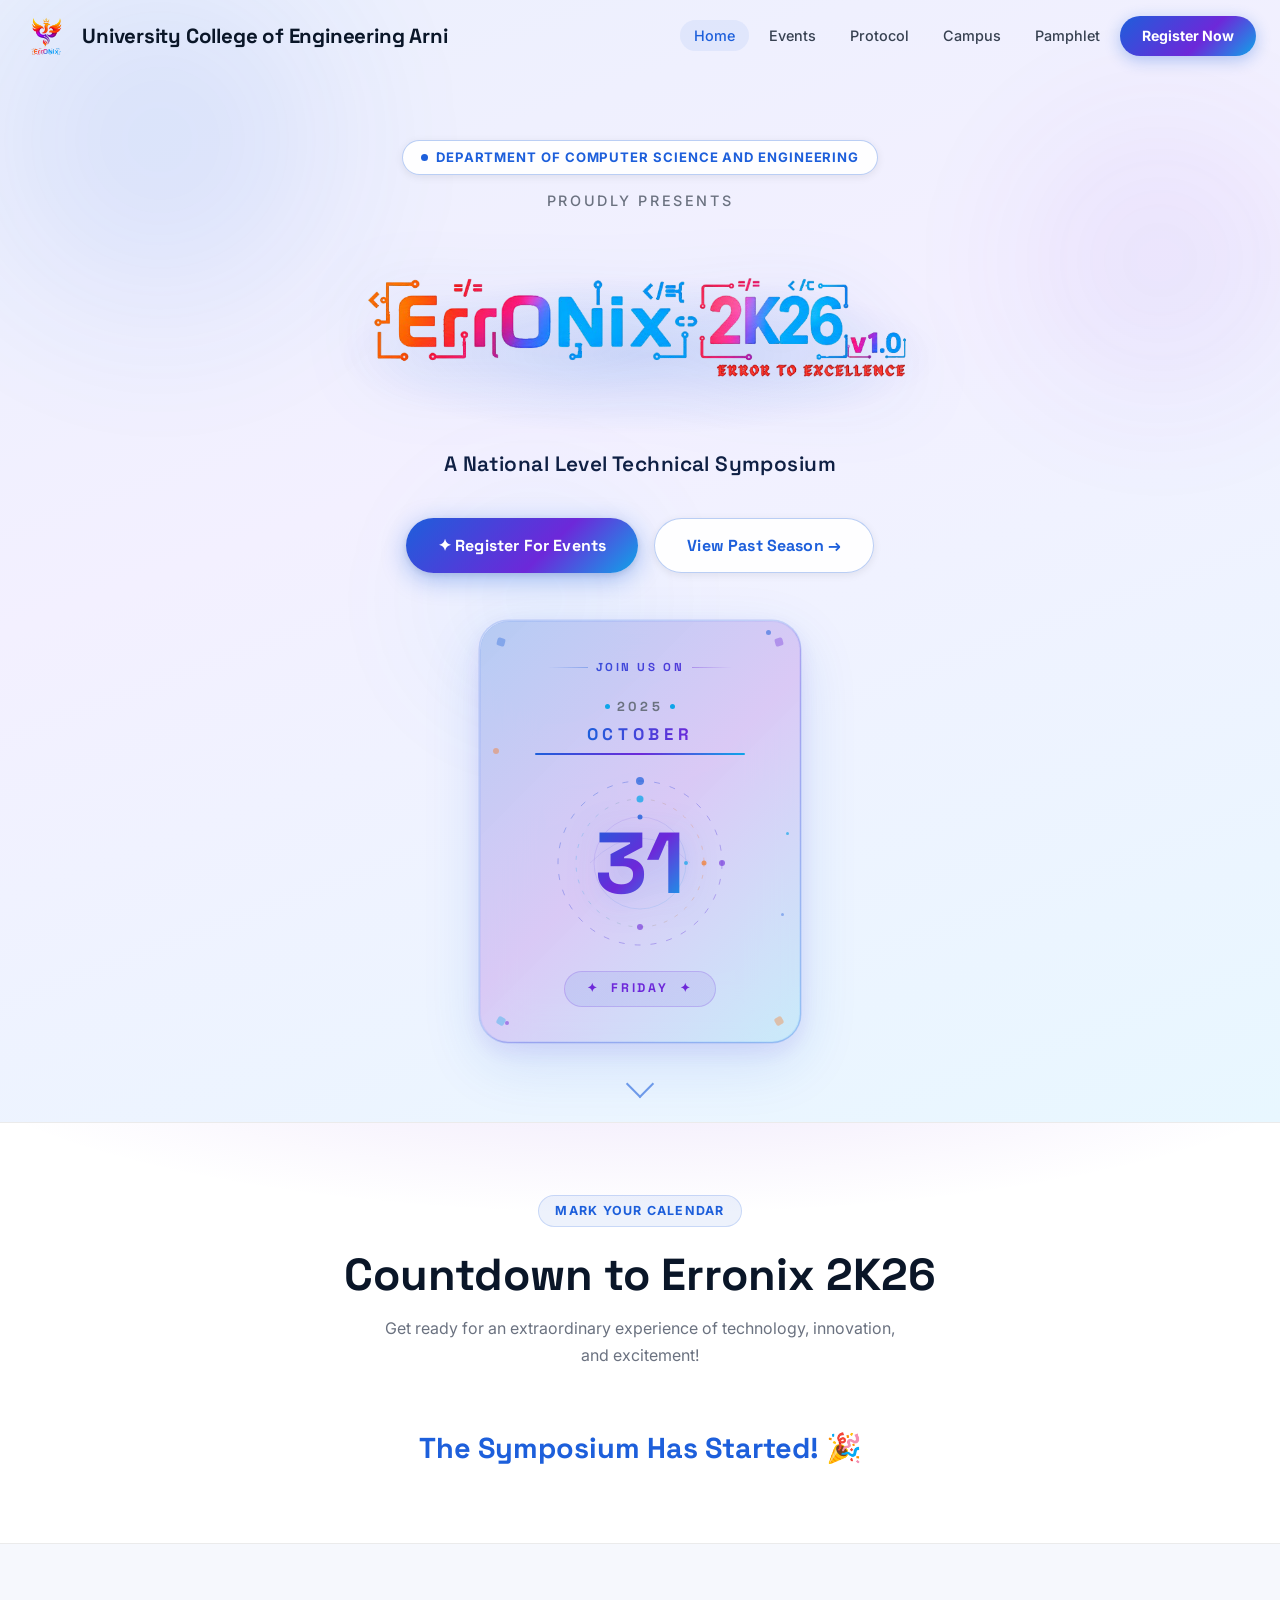
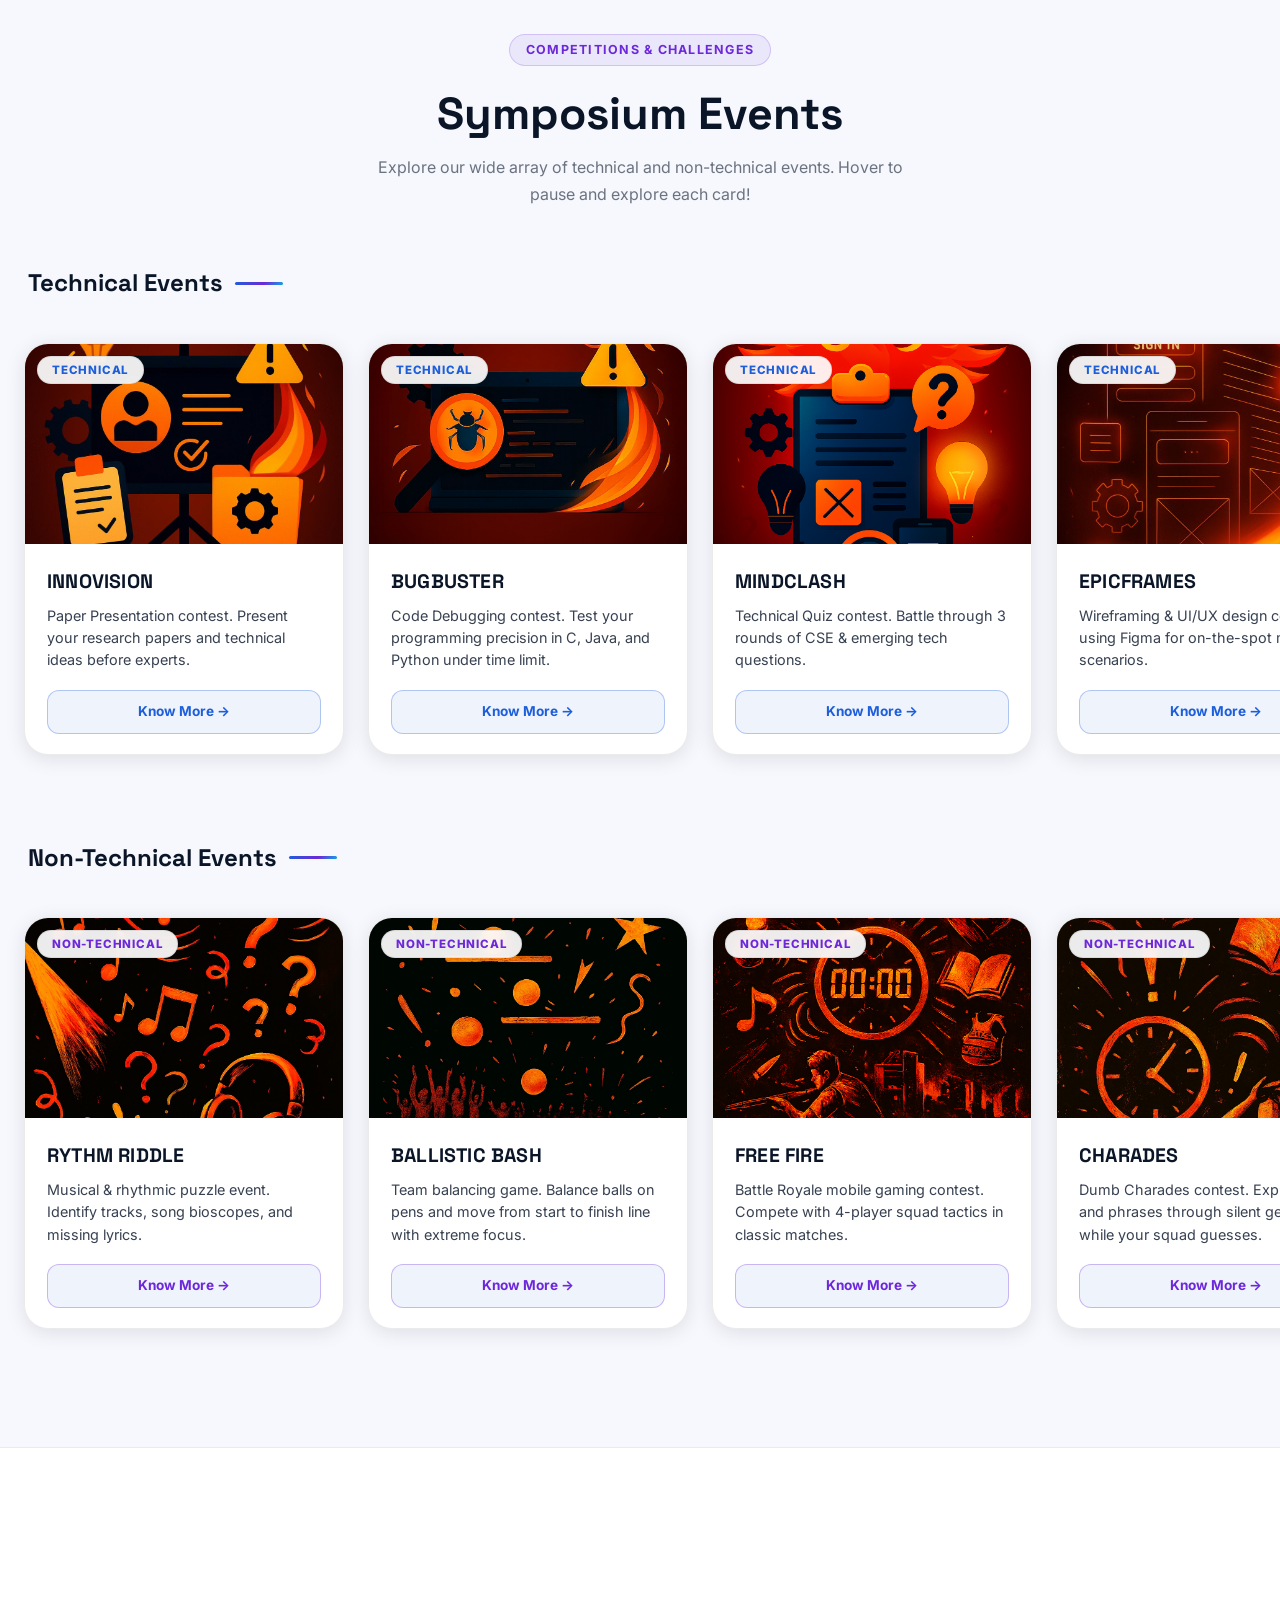
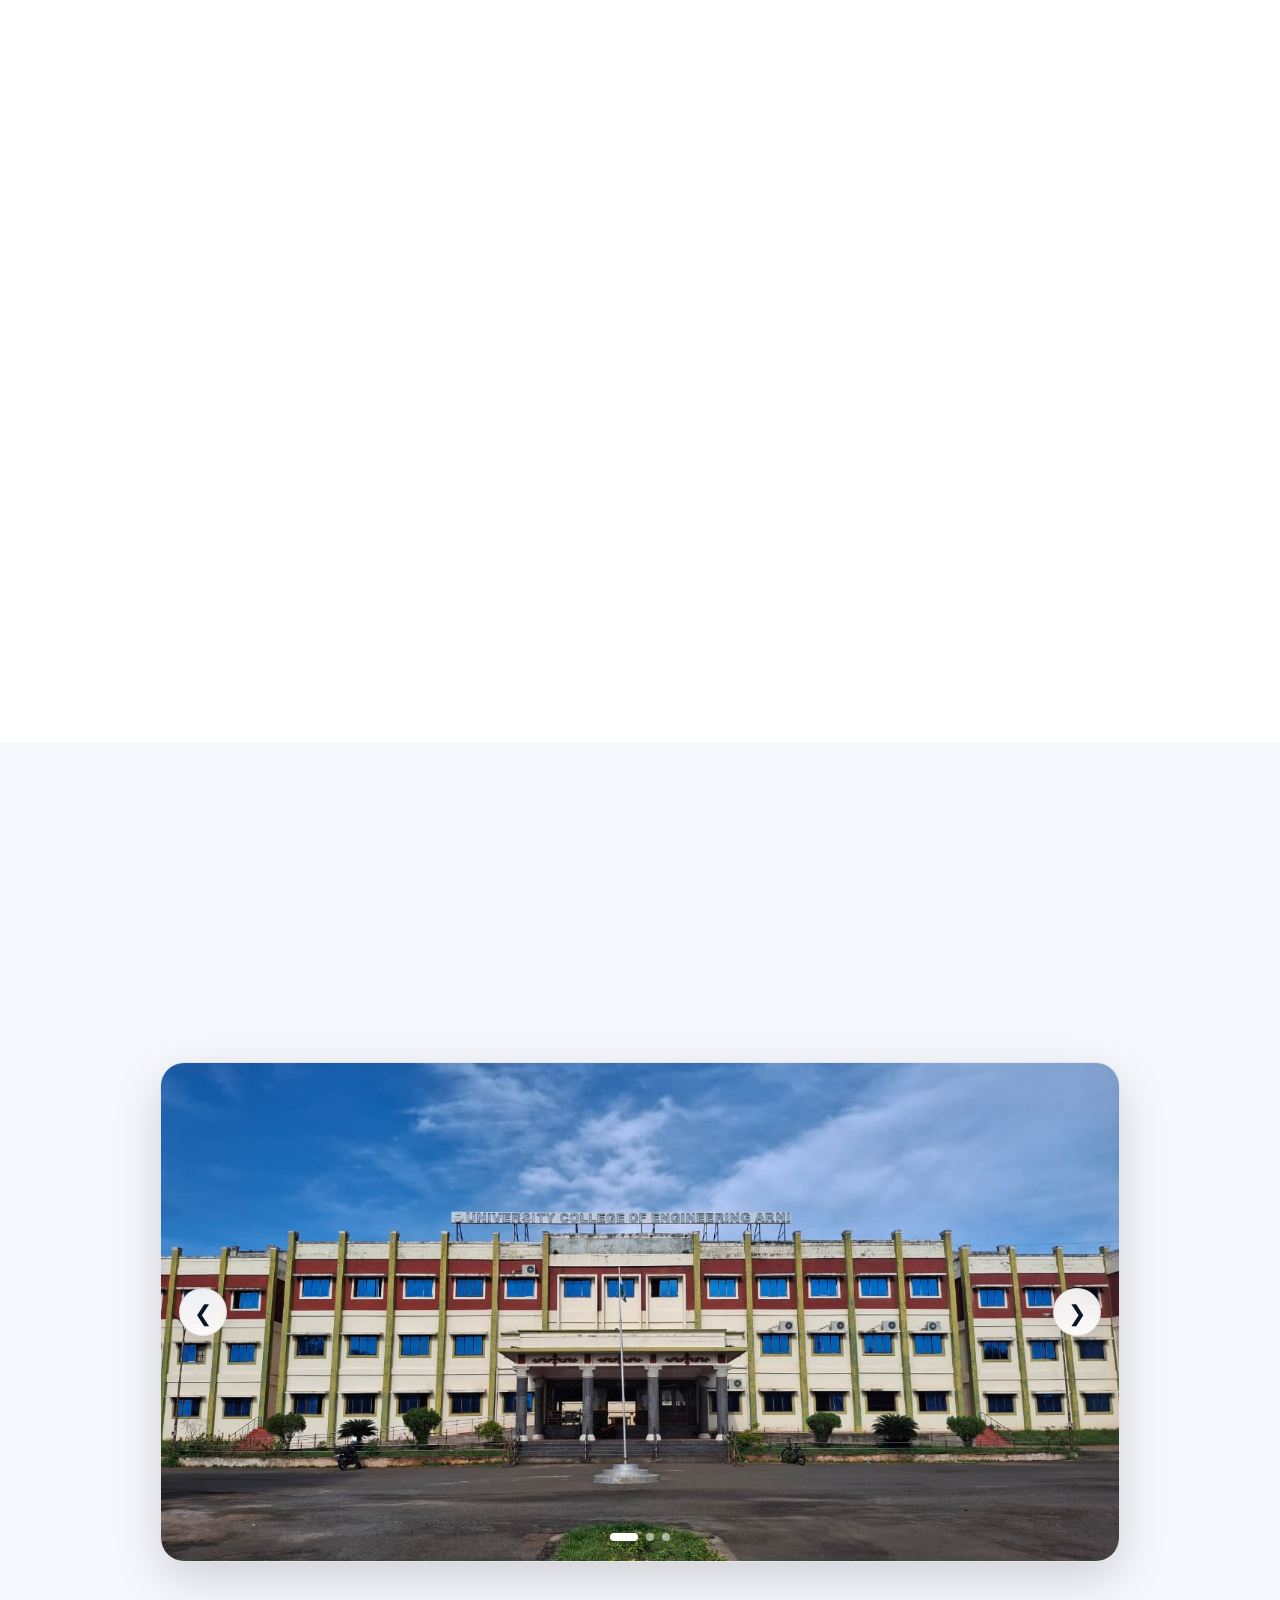
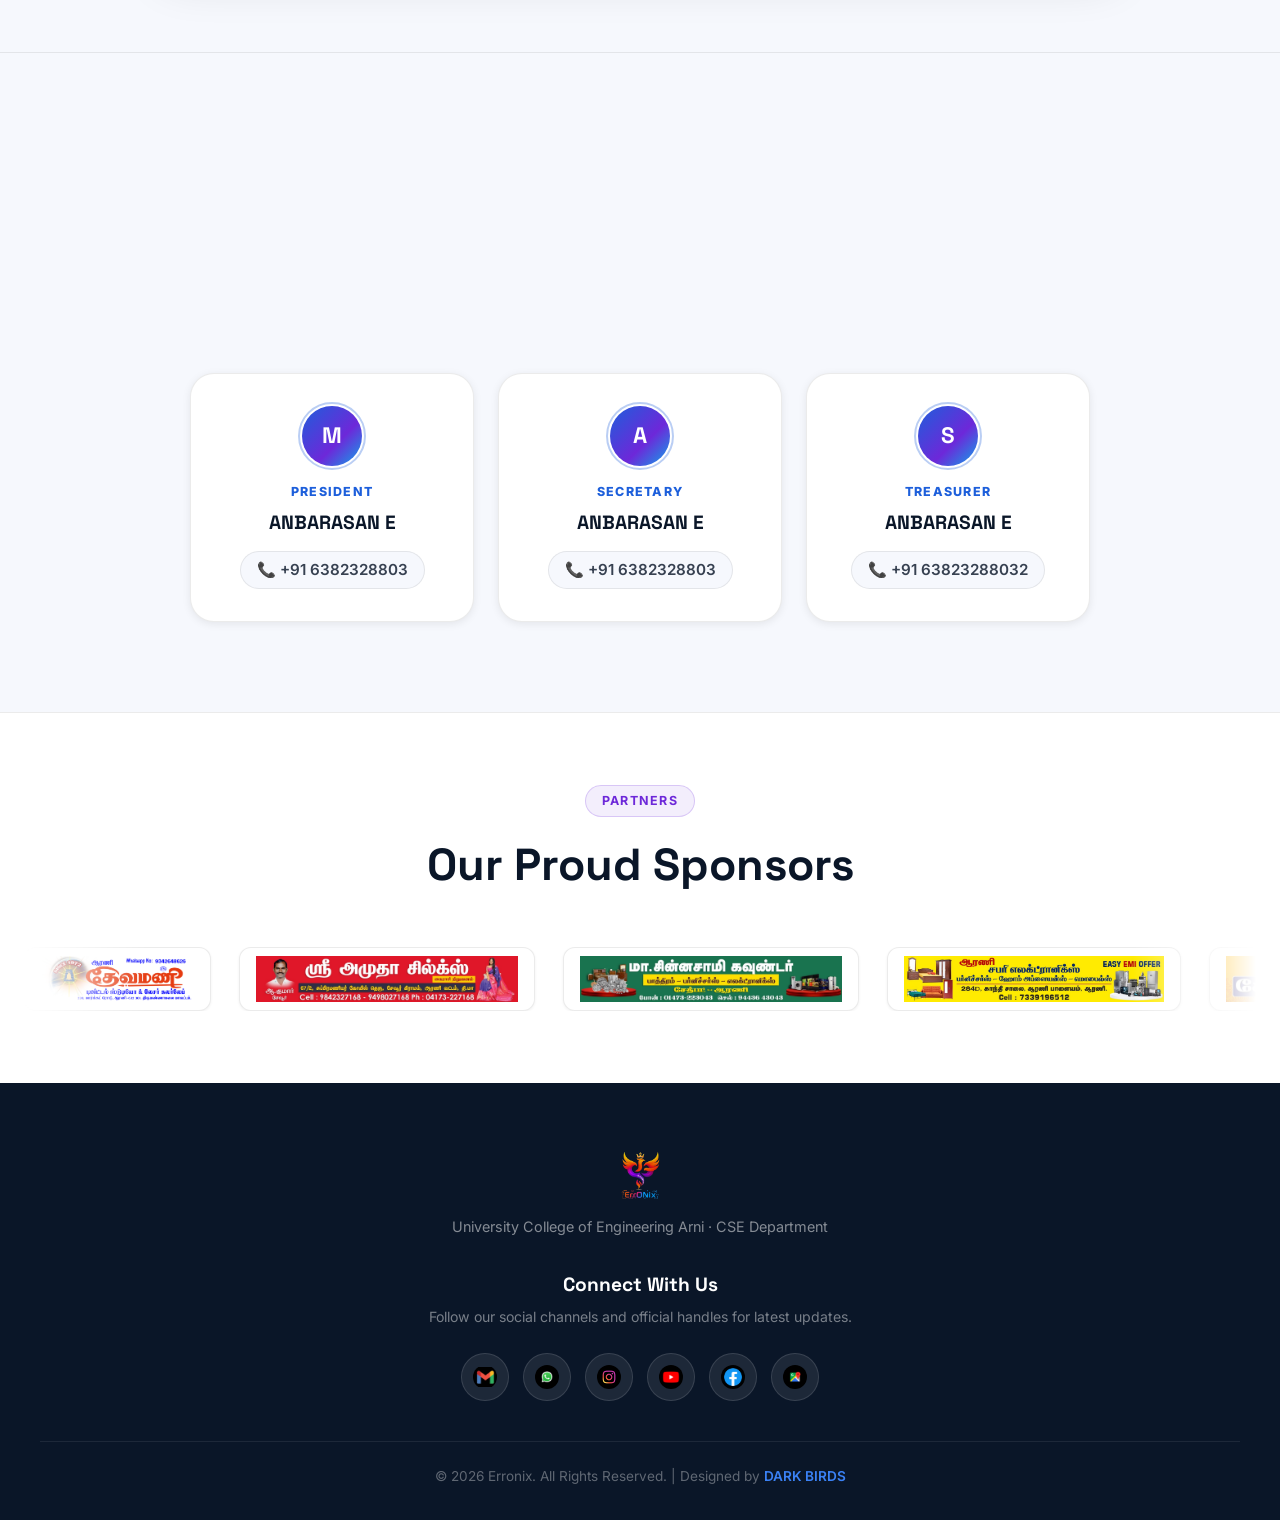
<file: index.html>
<!DOCTYPE html>
<html lang="en">

<head>
  <meta charset="UTF-8" />
  <meta name="viewport" content="width=device-width, initial-scale=1.0" />
  <title>Erronix 2K26 — National Level Technical Symposium</title>
  <meta name="description"
    content="Erronix 2K26 — A national level technical symposium hosted by the Department of Computer Science and Engineering, University College of Engineering Arni. Register for technical and non-technical events.">
  <link rel="icon" type="image/x-icon" href="assets/weblogofinal.png">
  <link rel="preconnect" href="https://fonts.googleapis.com">
  <link rel="preconnect" href="https://fonts.gstatic.com" crossorigin>
  <link
    href="https://fonts.googleapis.com/css2?family=Inter:wght@300;400;500;600;700;800;900&family=Space+Grotesk:wght@400;500;600;700;800&display=swap"
    rel="stylesheet">

  <style>
    /* =============================================
       DESIGN TOKENS
    ============================================= */
    :root {
      --bg-main: #F6F8FD;
      --bg-surface: #FFFFFF;
      --bg-elevated: #EFF3FC;
      --bg-glass: rgba(255, 255, 255, 0.72);
      --bg-glass-strong: rgba(255, 255, 255, 0.92);

      --primary-navy: #0A1628;
      --primary-deep: #0F2044;
      --brand-blue: #1D5FDB;
      --brand-blue-light: #3B82F6;
      --brand-violet: #6D28D9;
      --brand-violet-light: #8B5CF6;
      --brand-cyan: #0EA5E9;
      --brand-orange: #F97316;

      --text-primary: #0F1923;
      --text-secondary: #374151;
      --text-muted: #6B7280;
      --text-inverse: #FFFFFF;

      --border-light: rgba(0, 0, 0, 0.08);
      --border-subtle: rgba(0, 0, 0, 0.05);
      --border-accent: rgba(29, 95, 219, 0.3);

      --gradient-primary: linear-gradient(135deg, #1D5FDB 0%, #6D28D9 60%, #0EA5E9 100%);
      --gradient-hero: linear-gradient(160deg, #EBF0FD 0%, #F3F0FF 40%, #E8F7FF 100%);
      --gradient-glow: radial-gradient(ellipse 80% 60% at 50% -20%, rgba(109, 40, 217, 0.12) 0%, transparent 70%);

      --shadow-xs: 0 1px 3px rgba(0, 0, 0, 0.06);
      --shadow-sm: 0 2px 8px rgba(0, 0, 0, 0.08);
      --shadow-md: 0 4px 20px rgba(0, 0, 0, 0.10);
      --shadow-lg: 0 8px 32px rgba(0, 0, 0, 0.12);
      --shadow-xl: 0 16px 48px rgba(0, 0, 0, 0.16);
      --shadow-glow-blue: 0 0 32px rgba(29, 95, 219, 0.25);
      --shadow-glow-violet: 0 0 32px rgba(109, 40, 217, 0.22);

      --radius-sm: 8px;
      --radius-md: 12px;
      --radius-lg: 18px;
      --radius-xl: 24px;
      --radius-full: 9999px;

      --font-body: 'Inter', sans-serif;
      --font-heading: 'Space Grotesk', sans-serif;

      --transition-fast: 0.18s cubic-bezier(0.4, 0, 0.2, 1);
      --transition-normal: 0.3s cubic-bezier(0.4, 0, 0.2, 1);
      --transition-slow: 0.55s cubic-bezier(0.4, 0, 0.2, 1);
    }

    /* =============================================
       RESET & BASE
    ============================================= */
    *,
    *::before,
    *::after {
      box-sizing: border-box;
      margin: 0;
      padding: 0;
    }

    html {
      scroll-behavior: smooth;
      font-size: 16px;
    }

    body {
      font-family: var(--font-body);
      background-color: var(--bg-main);
      color: var(--text-primary);
      line-height: 1.6;
      overflow-x: hidden;
    }

    a {
      text-decoration: none;
      color: inherit;
    }

    img {
      display: block;
      max-width: 100%;
    }

    ul {
      list-style: none;
    }

    button {
      cursor: pointer;
      border: none;
      background: none;
      font-family: inherit;
    }

    /* =============================================
       PARTICLE CANVAS BACKGROUND
    ============================================= */
    #particleCanvas {
      position: fixed;
      top: 0;
      left: 0;
      width: 100%;
      height: 100%;
      pointer-events: none;
      z-index: 0;
      opacity: 0.55;
    }

    /* =============================================
       HERO GRADIENT ORBS (decorative)
    ============================================= */
    .orb {
      position: absolute;
      border-radius: 50%;
      pointer-events: none;
      z-index: 0;
      filter: blur(70px);
      opacity: 0.45;
      animation: orbFloat 12s ease-in-out infinite;
    }

    .orb-1 {
      width: 520px;
      height: 520px;
      background: radial-gradient(circle, rgba(29, 95, 219, 0.28) 0%, transparent 70%);
      top: -120px;
      left: -100px;
      animation-delay: 0s;
    }

    .orb-2 {
      width: 400px;
      height: 400px;
      background: radial-gradient(circle, rgba(109, 40, 217, 0.22) 0%, transparent 70%);
      top: 60px;
      right: -80px;
      animation-delay: 4s;
    }

    .orb-3 {
      width: 300px;
      height: 300px;
      background: radial-gradient(circle, rgba(14, 165, 233, 0.18) 0%, transparent 70%);
      top: 40%;
      left: 30%;
      animation-delay: 7s;
    }

    @keyframes orbFloat {

      0%,
      100% {
        transform: translateY(0) scale(1);
      }

      50% {
        transform: translateY(-30px) scale(1.06);
      }
    }

    /* =============================================
       NAVBAR
    ============================================= */
    .navbar {
      position: fixed;
      top: 0;
      left: 0;
      right: 0;
      z-index: 1000;
      padding: 0 24px;
      transition: all 0.35s cubic-bezier(0.4, 0, 0.2, 1);
    }

    .navbar.scrolled {
      background: var(--bg-glass-strong);
      backdrop-filter: blur(20px) saturate(180%);
      -webkit-backdrop-filter: blur(20px) saturate(180%);
      border-bottom: 1px solid var(--border-light);
      box-shadow: var(--shadow-sm);
    }

    .nav-container {
      max-width: 1320px;
      margin: 0 auto;
      display: flex;
      align-items: center;
      justify-content: space-between;
      height: 72px;
      gap: 16px;
    }

    .nav-brand {
      display: flex;
      align-items: center;
      gap: 14px;
      flex-shrink: 0;
    }

    .nav-logo-img {
      height: 44px;
      width: auto;
      object-fit: contain;
      flex-shrink: 0;
    }

    .nav-college-title {
      font-family: var(--font-heading);
      font-size: clamp(1.25rem, 1.6vw, 1.5rem);
      font-weight: 800;
      color: var(--primary-navy);
      white-space: nowrap;
      flex-shrink: 0;
      letter-spacing: -0.01em;
      line-height: 1;
      display: block;
    }

    @media (max-width: 1240px) {
      .nav-college-title {
        font-size: clamp(1.02rem, 1.35vw, 1.22rem);
      }
    }

    @media (max-width: 768px) {
      .nav-college-title {
        font-size: clamp(0.82rem, 3.8vw, 1.05rem);
      }

      .nav-brand {
        gap: 10px;
      }
    }

    .nav-menu {
      display: flex;
      align-items: center;
      gap: 6px;
    }

    .nav-link {
      font-size: 0.9rem;
      font-weight: 500;
      color: var(--text-secondary);
      padding: 7px 14px;
      border-radius: var(--radius-full);
      transition: all var(--transition-fast);
      position: relative;
    }

    .nav-link:hover,
    .nav-link.active {
      color: var(--brand-blue);
      background: rgba(29, 95, 219, 0.07);
    }

    .btn-nav-register {
      display: inline-flex;
      align-items: center;
      gap: 8px;
      padding: 9px 22px;
      background: var(--gradient-primary);
      color: #fff;
      font-size: 0.88rem;
      font-weight: 700;
      border-radius: var(--radius-full);
      box-shadow: 0 4px 16px rgba(29, 95, 219, 0.32);
      transition: all var(--transition-normal);
      white-space: nowrap;
    }

    .btn-nav-register:hover {
      transform: translateY(-2px);
      box-shadow: 0 8px 24px rgba(29, 95, 219, 0.42);
    }

    /* Mobile toggle */
    .mobile-toggle {
      display: none;
      flex-direction: column;
      gap: 5px;
      padding: 8px;
      cursor: pointer;
    }

    .mobile-toggle span {
      display: block;
      width: 24px;
      height: 2px;
      background: var(--primary-navy);
      border-radius: 2px;
      transition: all 0.28s;
    }

    @media (max-width: 768px) {
      .mobile-toggle {
        display: flex;
      }

      .nav-menu {
        display: none;
        flex-direction: column;
        position: absolute;
        top: 72px;
        left: 0;
        right: 0;
        background: var(--bg-glass-strong);
        backdrop-filter: blur(20px);
        border-bottom: 1px solid var(--border-light);
        padding: 16px 20px 24px;
        gap: 4px;
        box-shadow: var(--shadow-lg);
      }

      .nav-menu.show {
        display: flex;
      }

      .nav-link {
        width: 100%;
        padding: 10px 16px;
      }

      .btn-nav-register {
        width: 100%;
        justify-content: center;
        margin-top: 8px;
      }
    }

    /* =============================================
       HERO SECTION
    ============================================= */
    .hero-section {
      position: relative;
      min-height: 100vh;
      display: flex;
      flex-direction: column;
      align-items: center;
      justify-content: center;
      text-align: center;
      padding: 140px 24px 80px;
      overflow: hidden;
      background: var(--gradient-hero);
    }

    .hero-content {
      position: relative;
      z-index: 2;
      display: flex;
      flex-direction: column;
      align-items: center;
    }

    /* Floating badge */
    .hero-badge {
      display: inline-flex;
      align-items: center;
      gap: 8px;
      background: var(--bg-glass-strong);
      border: 1px solid var(--border-accent);
      padding: 6px 18px;
      border-radius: var(--radius-full);
      font-size: 0.82rem;
      font-weight: 700;
      color: var(--brand-blue);
      letter-spacing: 0.07em;
      text-transform: uppercase;
      box-shadow: var(--shadow-sm);
      margin-bottom: 14px;
      animation: fadeSlideDown 0.7s ease both;
      animation-delay: 0.1s;
    }

    .hero-badge::before {
      content: '';
      width: 7px;
      height: 7px;
      border-radius: 50%;
      background: var(--brand-blue);
      animation: pulse 2s infinite;
    }

    @keyframes pulse {

      0%,
      100% {
        opacity: 1;
        transform: scale(1);
      }

      50% {
        opacity: 0.5;
        transform: scale(1.5);
      }
    }

    .hero-presents {
      font-size: 0.9rem;
      font-weight: 500;
      color: var(--text-muted);
      letter-spacing: 0.18em;
      text-transform: uppercase;
      margin-bottom: 28px;
      animation: fadeSlideDown 0.7s ease both;
      animation-delay: 0.2s;
    }

    .hero-logo-wrapper {
      max-width: 560px;
      width: 100%;
      margin: 0 auto 22px;
      animation: heroLogoIn 0.9s cubic-bezier(0.34, 1.56, 0.64, 1) both;
      animation-delay: 0.3s;
      position: relative;
    }

    .hero-logo-wrapper::after {
      content: '';
      position: absolute;
      inset: -16px;
      background: radial-gradient(ellipse 70% 50% at 50% 60%, rgba(29, 95, 219, 0.14) 0%, transparent 75%);
      z-index: -1;
      pointer-events: none;
    }

    .hero-logo-wrapper img {
      width: 100%;
      height: auto;
      filter: drop-shadow(0 16px 40px rgba(29, 95, 219, 0.22));
      transition: filter var(--transition-normal), transform var(--transition-normal);
    }

    .hero-logo-wrapper:hover img {
      transform: scale(1.02) translateY(-4px);
      filter: drop-shadow(0 24px 56px rgba(29, 95, 219, 0.32));
    }

    @keyframes heroLogoIn {
      0% {
        opacity: 0;
        transform: scale(0.8) translateY(30px);
      }

      100% {
        opacity: 1;
        transform: scale(1) translateY(0);
      }
    }

    .hero-sympo-tag {
      font-family: var(--font-heading);
      font-size: 1.3rem;
      font-weight: 600;
      color: var(--primary-deep);
      margin-bottom: 36px;
      letter-spacing: 0.02em;
      animation: fadeSlideUp 0.7s ease both;
      animation-delay: 0.5s;
    }

    /* CTA Buttons */
    .hero-actions {
      display: flex;
      gap: 16px;
      justify-content: center;
      flex-wrap: wrap;
      margin-bottom: 48px;
      animation: fadeSlideUp 0.7s ease both;
      animation-delay: 0.65s;
    }

    .btn-primary-hero {
      position: relative;
      display: inline-flex;
      align-items: center;
      gap: 10px;
      padding: 14px 32px;
      background: var(--gradient-primary);
      color: #fff;
      font-family: var(--font-heading);
      font-size: 1rem;
      font-weight: 700;
      border-radius: var(--radius-full);
      box-shadow: 0 6px 24px rgba(29, 95, 219, 0.38), 0 2px 6px rgba(0, 0, 0, 0.1);
      transition: all var(--transition-normal);
      overflow: hidden;
      letter-spacing: 0.01em;
    }

    .btn-primary-hero::before {
      content: '';
      position: absolute;
      inset: 0;
      background: linear-gradient(135deg, rgba(255, 255, 255, 0.2) 0%, transparent 60%);
      border-radius: inherit;
      opacity: 0;
      transition: opacity var(--transition-fast);
    }

    .btn-primary-hero:hover::before {
      opacity: 1;
    }

    .btn-primary-hero:hover {
      transform: translateY(-3px) scale(1.03);
      box-shadow: 0 12px 36px rgba(29, 95, 219, 0.46), 0 4px 12px rgba(0, 0, 0, 0.12);
    }

    .btn-primary-hero:active {
      transform: translateY(-1px) scale(1.01);
    }

    .btn-secondary-hero {
      display: inline-flex;
      align-items: center;
      gap: 10px;
      padding: 14px 32px;
      background: var(--bg-glass-strong);
      color: var(--brand-blue);
      font-family: var(--font-heading);
      font-size: 1rem;
      font-weight: 700;
      border-radius: var(--radius-full);
      border: 1.5px solid var(--border-accent);
      backdrop-filter: blur(10px);
      box-shadow: var(--shadow-sm);
      transition: all var(--transition-normal);
      letter-spacing: 0.01em;
    }

    .btn-secondary-hero:hover {
      transform: translateY(-3px);
      background: rgba(29, 95, 219, 0.06);
      box-shadow: var(--shadow-md), 0 0 0 3px rgba(29, 95, 219, 0.1);
      border-color: var(--brand-blue);
    }

    /* =============================================
       PREMIUM DATE CARD
    ============================================= */
    .edc-card {
      position: relative;
      width: 320px;
      padding: 36px 28px 34px;
      border-radius: 28px;
      background: rgba(255, 255, 255, 0.88);
      backdrop-filter: blur(24px) saturate(180%);
      -webkit-backdrop-filter: blur(24px) saturate(180%);
      border: 1.5px solid transparent;
      background-clip: padding-box;
      box-shadow:
        0 20px 60px rgba(29, 95, 219, 0.14),
        0 8px 24px rgba(109, 40, 217, 0.1),
        0 0 0 1.5px rgba(29, 95, 219, 0.18);
      text-align: center;
      cursor: default;
      animation: dateCardIn 1.1s cubic-bezier(0.34, 1.56, 0.64, 1) both;
      animation-delay: 0.85s;
      transition: transform 0.08s linear, box-shadow var(--transition-normal);
      overflow: visible;
    }

    .edc-card::before {
      content: '';
      position: absolute;
      inset: -1.5px;
      border-radius: 29px;
      background: linear-gradient(135deg, rgba(29, 95, 219, 0.45), rgba(109, 40, 217, 0.35), rgba(14, 165, 233, 0.3));
      z-index: -1;
      opacity: 0.7;
      transition: opacity var(--transition-normal);
    }

    .edc-card:hover::before {
      opacity: 1;
    }

    .edc-card:hover {
      box-shadow:
        0 28px 72px rgba(29, 95, 219, 0.22),
        0 12px 36px rgba(109, 40, 217, 0.16),
        0 0 0 1.5px rgba(29, 95, 219, 0.3);
    }

    /* Join Us On label */
    .edc-join-label {
      font-family: var(--font-heading);
      font-size: 0.72rem;
      font-weight: 800;
      letter-spacing: 0.22em;
      text-transform: uppercase;
      background: linear-gradient(90deg, #1D5FDB, #6D28D9);
      -webkit-background-clip: text;
      -webkit-text-fill-color: transparent;
      background-clip: text;
      margin-bottom: 20px;
      animation: dateCardIn 0.6s ease both;
      animation-delay: 1.05s;
      display: flex;
      align-items: center;
      justify-content: center;
      gap: 8px;
    }

    .edc-join-label::before,
    .edc-join-label::after {
      content: '';
      flex: 1;
      height: 1px;
      background: linear-gradient(90deg, transparent, rgba(29, 95, 219, 0.35));
      max-width: 40px;
    }

    .edc-join-label::after {
      background: linear-gradient(90deg, rgba(109, 40, 217, 0.35), transparent);
    }

    /* Year */
    .edc-year {
      font-family: var(--font-heading);
      font-size: 0.82rem;
      font-weight: 700;
      color: var(--text-muted);
      letter-spacing: 0.25em;
      margin-bottom: 4px;
      display: flex;
      align-items: center;
      justify-content: center;
      gap: 7px;
      animation: dateCardIn 0.5s ease both;
      animation-delay: 1.15s;
    }

    .edc-year-dot {
      width: 5px;
      height: 5px;
      border-radius: 50%;
      background: var(--brand-cyan);
      animation: yearDotPulse 2.4s ease-in-out infinite;
    }

    @keyframes yearDotPulse {

      0%,
      100% {
        opacity: 1;
        transform: scale(1);
        box-shadow: 0 0 0 0 rgba(14, 165, 233, 0.5);
      }

      50% {
        opacity: 0.7;
        transform: scale(1.3);
        box-shadow: 0 0 0 4px rgba(14, 165, 233, 0);
      }
    }

    /* Month */
    .edc-month-wrapper {
      position: relative;
      margin-bottom: 18px;
      animation: dateCardIn 0.5s ease both;
      animation-delay: 1.25s;
    }

    .edc-month {
      font-family: var(--font-heading);
      font-size: 1.05rem;
      font-weight: 800;
      letter-spacing: 0.28em;
      background: linear-gradient(90deg, #1D5FDB 0%, #6D28D9 100%);
      -webkit-background-clip: text;
      -webkit-text-fill-color: transparent;
      background-clip: text;
      text-transform: uppercase;
      display: inline-block;
    }

    .edc-month-line {
      height: 2px;
      background: linear-gradient(90deg, #1D5FDB, #6D28D9, #0EA5E9);
      border-radius: 2px;
      margin: 5px auto 0;
      width: 0;
      transition: width 0.7s cubic-bezier(0.4, 0, 0.2, 1);
    }

    .edc-card.is-visible .edc-month-line {
      width: 80%;
    }

    /* Date number ring system */
    .edc-date-ring-wrap {
      position: relative;
      width: 180px;
      height: 180px;
      margin: 0 auto 18px;
      display: flex;
      align-items: center;
      justify-content: center;
    }

    /* Orbit SVG */
    .edc-orbit-svg {
      position: absolute;
      inset: 0;
      width: 100%;
      height: 100%;
      pointer-events: none;
    }

    .edc-orbit-1 {
      animation: orbitSpin1 18s linear infinite;
      transform-origin: 50% 50%;
    }

    .edc-orbit-2 {
      animation: orbitSpin2 28s linear infinite;
      transform-origin: 50% 50%;
    }

    .edc-orbit-3 {
      animation: orbitSpin3 12s linear infinite;
      transform-origin: 50% 50%;
    }

    .edc-card:hover .edc-orbit-1 {
      animation-duration: 10s;
    }

    .edc-card:hover .edc-orbit-2 {
      animation-duration: 16s;
    }

    .edc-card:hover .edc-orbit-3 {
      animation-duration: 7s;
    }

    @keyframes orbitSpin1 {
      from {
        transform: rotate(0deg);
      }

      to {
        transform: rotate(360deg);
      }
    }

    @keyframes orbitSpin2 {
      from {
        transform: rotate(0deg);
      }

      to {
        transform: rotate(-360deg);
      }
    }

    @keyframes orbitSpin3 {
      from {
        transform: rotate(0deg);
      }

      to {
        transform: rotate(360deg);
      }
    }

    /* The big date number */
    .edc-number {
      font-family: var(--font-heading);
      font-size: 5.4rem;
      font-weight: 900;
      line-height: 1;
      background: linear-gradient(135deg, #1D5FDB 0%, #6D28D9 50%, #0EA5E9 100%);
      -webkit-background-clip: text;
      -webkit-text-fill-color: transparent;
      background-clip: text;
      position: relative;
      z-index: 2;
      animation: numberReveal 0.9s cubic-bezier(0.34, 1.56, 0.64, 1) both;
      animation-delay: 1.35s;
      transition: filter var(--transition-normal);
      filter: drop-shadow(0 4px 18px rgba(29, 95, 219, 0.22));
    }

    .edc-card:hover .edc-number {
      filter: drop-shadow(0 4px 28px rgba(29, 95, 219, 0.42));
    }

    @keyframes numberReveal {
      0% {
        opacity: 0;
        transform: scale(0.82);
        filter: blur(8px) drop-shadow(0 0 0 rgba(29, 95, 219, 0));
      }

      100% {
        opacity: 1;
        transform: scale(1);
        filter: blur(0) drop-shadow(0 4px 18px rgba(29, 95, 219, 0.22));
      }
    }

    /* Subtle floating glow after load — very gentle */
    .edc-number.loaded {
      animation: numberReveal 0.9s cubic-bezier(0.34, 1.56, 0.64, 1) both,
        numberGlow 4s ease-in-out 2.5s infinite;
    }

    @keyframes numberGlow {

      0%,
      100% {
        filter: drop-shadow(0 4px 18px rgba(29, 95, 219, 0.22));
      }

      50% {
        filter: drop-shadow(0 4px 28px rgba(109, 40, 217, 0.35));
      }
    }

    /* FRIDAY pill */
    .edc-day-pill {
      display: inline-flex;
      align-items: center;
      gap: 6px;
      padding: 7px 22px;
      background: linear-gradient(90deg, rgba(29, 95, 219, 0.09), rgba(109, 40, 217, 0.09));
      border: 1px solid rgba(109, 40, 217, 0.2);
      border-radius: var(--radius-full);
      font-family: var(--font-heading);
      font-size: 0.78rem;
      font-weight: 800;
      letter-spacing: 0.22em;
      color: var(--brand-violet);
      text-transform: uppercase;
      transition: background var(--transition-fast), border-color var(--transition-fast);
      animation: dateCardIn 0.5s ease both;
      animation-delay: 1.55s;
    }

    .edc-card:hover .edc-day-pill {
      background: linear-gradient(90deg, rgba(29, 95, 219, 0.15), rgba(109, 40, 217, 0.15));
      border-color: rgba(109, 40, 217, 0.35);
    }

    /* Tiny CSS particles around ring */
    .edc-particle {
      position: absolute;
      border-radius: 50%;
      pointer-events: none;
      z-index: 1;
    }

    .edc-p1 {
      width: 5px;
      height: 5px;
      background: rgba(29, 95, 219, 0.55);
      top: 8px;
      right: 28px;
      animation: floatP1 5.2s ease-in-out infinite;
    }

    .edc-p2 {
      width: 4px;
      height: 4px;
      background: rgba(109, 40, 217, 0.5);
      bottom: 16px;
      left: 24px;
      animation: floatP2 6.8s ease-in-out infinite;
    }

    .edc-p3 {
      width: 3px;
      height: 3px;
      background: rgba(14, 165, 233, 0.65);
      top: 50%;
      right: 10px;
      animation: floatP3 4.5s ease-in-out infinite;
    }

    .edc-p4 {
      width: 6px;
      height: 6px;
      background: rgba(249, 115, 22, 0.4);
      top: 30%;
      left: 12px;
      animation: floatP4 7.2s ease-in-out infinite;
    }

    .edc-p5 {
      width: 3px;
      height: 3px;
      background: rgba(29, 95, 219, 0.4);
      bottom: 30%;
      right: 15px;
      animation: floatP1 5.9s ease-in-out 1s infinite;
    }

    @keyframes floatP1 {

      0%,
      100% {
        transform: translateY(0) scale(1);
        opacity: 0.7;
      }

      50% {
        transform: translateY(-10px) scale(1.2);
        opacity: 1;
      }
    }

    @keyframes floatP2 {

      0%,
      100% {
        transform: translateY(0) translateX(0);
        opacity: 0.6;
      }

      50% {
        transform: translateY(-8px) translateX(5px);
        opacity: 0.9;
      }
    }

    @keyframes floatP3 {

      0%,
      100% {
        transform: translateY(0);
        opacity: 0.5;
      }

      50% {
        transform: translateY(8px);
        opacity: 1;
      }
    }

    @keyframes floatP4 {

      0%,
      100% {
        transform: translate(0, 0) scale(1);
        opacity: 0.5;
      }

      50% {
        transform: translate(6px, -6px) scale(1.3);
        opacity: 0.9;
      }
    }

    /* Gradient corner squares */
    .edc-corner {
      position: absolute;
      width: 8px;
      height: 8px;
      border-radius: 2px;
      opacity: 0.35;
    }

    .edc-corner-tl {
      top: 16px;
      left: 16px;
      background: var(--brand-blue);
      transform: rotate(15deg);
      animation: cornerSpin 9s linear infinite;
    }

    .edc-corner-tr {
      top: 16px;
      right: 16px;
      background: var(--brand-violet);
      transform: rotate(-15deg);
      animation: cornerSpin 7s linear infinite reverse;
    }

    .edc-corner-bl {
      bottom: 16px;
      left: 16px;
      background: var(--brand-cyan);
      transform: rotate(30deg);
      animation: cornerSpin 11s linear infinite;
    }

    .edc-corner-br {
      bottom: 16px;
      right: 16px;
      background: var(--brand-orange);
      transform: rotate(-30deg);
      animation: cornerSpin 8s linear infinite reverse;
    }

    @keyframes cornerSpin {
      from {
        transform: rotate(0deg);
      }

      to {
        transform: rotate(360deg);
      }
    }

    @keyframes dateCardIn {
      0% {
        opacity: 0;
        transform: translateY(20px) scale(0.95);
      }

      100% {
        opacity: 1;
        transform: translateY(0) scale(1);
      }
    }

    /* Reduced motion */
    @media (prefers-reduced-motion: reduce) {

      .edc-orbit-1,
      .edc-orbit-2,
      .edc-orbit-3,
      .edc-p1,
      .edc-p2,
      .edc-p3,
      .edc-p4,
      .edc-p5,
      .edc-corner-tl,
      .edc-corner-tr,
      .edc-corner-bl,
      .edc-corner-br,
      .edc-year-dot {
        animation: none !important;
      }

      .edc-card {
        transition: none !important;
        transform: none !important;
      }
    }

    /* Responsive */
    @media (max-width: 480px) {
      .edc-card {
        width: 280px;
        padding: 28px 18px 26px;
      }

      .edc-number {
        font-size: 4.4rem;
      }

      .edc-date-ring-wrap {
        width: 150px;
        height: 150px;
      }
    }

    /* Hero scroll arrow */
    .hero-scroll-arrow {
      position: absolute;
      bottom: 28px;
      left: 50%;
      transform: translateX(-50%);
      z-index: 3;
      display: flex;
      flex-direction: column;
      align-items: center;
      gap: 6px;
      opacity: 0.6;
      animation: heroArrowBounce 2s ease-in-out infinite;
    }

    .hero-scroll-arrow span {
      display: block;
      width: 20px;
      height: 20px;
      border-right: 2px solid var(--brand-blue);
      border-bottom: 2px solid var(--brand-blue);
      transform: rotate(45deg);
    }

    @keyframes heroArrowBounce {

      0%,
      100% {
        transform: translateX(-50%) translateY(0);
      }

      50% {
        transform: translateX(-50%) translateY(8px);
      }
    }

    /* Entry animations */
    @keyframes fadeSlideDown {
      0% {
        opacity: 0;
        transform: translateY(-20px);
      }

      100% {
        opacity: 1;
        transform: translateY(0);
      }
    }

    @keyframes fadeSlideUp {
      0% {
        opacity: 0;
        transform: translateY(24px);
      }

      100% {
        opacity: 1;
        transform: translateY(0);
      }
    }

    /* =============================================
       SECTION COMMONS
    ============================================= */
    .section-padding {
      padding: 90px 24px;
      position: relative;
      z-index: 1;
    }

    .section-header {
      text-align: center;
      margin-bottom: 56px;
    }

    .section-badge {
      display: inline-flex;
      align-items: center;
      gap: 6px;
      background: rgba(29, 95, 219, 0.08);
      border: 1px solid rgba(29, 95, 219, 0.18);
      color: var(--brand-blue);
      padding: 5px 16px;
      border-radius: var(--radius-full);
      font-size: 0.78rem;
      font-weight: 700;
      letter-spacing: 0.1em;
      text-transform: uppercase;
      margin-bottom: 14px;
    }

    .section-badge.violet {
      background: rgba(109, 40, 217, 0.08);
      border-color: rgba(109, 40, 217, 0.2);
      color: var(--brand-violet);
    }

    .section-title {
      font-family: var(--font-heading);
      font-size: clamp(1.8rem, 3.5vw, 2.8rem);
      font-weight: 800;
      color: var(--primary-navy);
      line-height: 1.15;
      margin-bottom: 14px;
    }

    .section-subtitle {
      font-size: 1rem;
      color: var(--text-muted);
      max-width: 540px;
      margin: 0 auto;
      line-height: 1.7;
    }

    /* Reveal animation */
    .reveal {
      opacity: 0;
      transform: translateY(28px);
      transition: opacity 0.65s cubic-bezier(0.4, 0, 0.2, 1), transform 0.65s cubic-bezier(0.4, 0, 0.2, 1);
    }

    .reveal.visible {
      opacity: 1;
      transform: translateY(0);
    }

    /* =============================================
       COUNTDOWN
    ============================================= */
    .countdown-section {
      background: #fff;
      border-top: 1px solid var(--border-light);
      border-bottom: 1px solid var(--border-light);
      padding: 72px 24px;
      position: relative;
      z-index: 1;
      overflow: hidden;
    }

    .countdown-section::before {
      content: '';
      position: absolute;
      inset: 0;
      background: var(--gradient-glow);
      pointer-events: none;
    }

    .countdown-container {
      display: flex;
      justify-content: center;
      flex-wrap: wrap;
      gap: 24px;
      margin-top: 40px;
    }

    .time-card {
      position: relative;
      background: var(--bg-surface);
      border: 1px solid var(--border-light);
      border-radius: var(--radius-lg);
      padding: 28px 36px 22px;
      text-align: center;
      min-width: 130px;
      box-shadow: var(--shadow-md);
      overflow: hidden;
      transition: transform var(--transition-normal), box-shadow var(--transition-normal);
    }

    .time-card:hover {
      transform: translateY(-6px);
      box-shadow: var(--shadow-lg), var(--shadow-glow-blue);
    }

    .time-card::before {
      content: '';
      position: absolute;
      top: 0;
      left: 0;
      right: 0;
      height: 4px;
      background: var(--gradient-primary);
    }

    .time-card::after {
      content: '';
      position: absolute;
      inset: 0;
      background: var(--gradient-hero);
      opacity: 0;
      transition: opacity var(--transition-normal);
    }

    .time-card:hover::after {
      opacity: 0.35;
    }

    .flip-value {
      font-family: var(--font-heading);
      font-size: 3.2rem;
      font-weight: 900;
      background: var(--gradient-primary);
      -webkit-background-clip: text;
      -webkit-text-fill-color: transparent;
      background-clip: text;
      line-height: 1;
      position: relative;
      z-index: 1;
    }

    .time-label {
      font-size: 0.75rem;
      font-weight: 800;
      color: var(--text-muted);
      letter-spacing: 0.2em;
      margin-top: 10px;
      position: relative;
      z-index: 1;
    }

    /* =============================================
       EVENTS MARQUEE
    ============================================= */
    .events-section {
      padding: 90px 0;
      position: relative;
      z-index: 1;
      background: var(--bg-main);
    }

    .events-section .section-header {
      padding: 0 24px;
    }

    .events-category-header {
      display: flex;
      align-items: center;
      justify-content: space-between;
      max-width: 1280px;
      margin: 0 auto 20px;
      padding: 0 28px;
    }

    .events-category-title {
      font-family: var(--font-heading);
      font-size: 1.5rem;
      font-weight: 800;
      color: var(--primary-navy);
      display: flex;
      align-items: center;
      gap: 12px;
    }

    .events-category-title::after {
      content: '';
      height: 3px;
      width: 48px;
      background: var(--gradient-primary);
      border-radius: var(--radius-full);
      display: inline-block;
    }

    .marquee-wrapper {
      width: 100%;
      overflow-x: auto;
      overflow-y: hidden;
      position: relative;
      padding: 20px 24px 28px;
      scroll-behavior: smooth;
      -webkit-overflow-scrolling: touch;
      cursor: grab;
      user-select: none;
      scrollbar-width: none; /* Firefox */
      -ms-overflow-style: none; /* IE/Edge */
    }

    .marquee-wrapper::-webkit-scrollbar {
      display: none; /* Chrome/Safari/Blink */
    }

    .marquee-wrapper:active {
      cursor: grabbing;
    }

    .marquee-track {
      display: flex;
      gap: 24px;
      width: max-content;
      animation: scrollLeft 30s linear infinite;
    }

    .marquee-track-reverse {
      display: flex;
      gap: 24px;
      width: max-content;
      animation: scrollRight 32s linear infinite;
    }

    .marquee-wrapper:hover .marquee-track,
    .marquee-wrapper:hover .marquee-track-reverse,
    .marquee-wrapper:active .marquee-track,
    .marquee-wrapper:active .marquee-track-reverse {
      animation-play-state: paused;
    }

    @keyframes scrollLeft {
      0% {
        transform: translateX(0);
      }

      100% {
        transform: translateX(-50%);
      }
    }

    @keyframes scrollRight {
      0% {
        transform: translateX(-50%);
      }

      100% {
        transform: translateX(0);
      }
    }

    /* Event Card */
    .event-card {
      width: 320px;
      flex-shrink: 0;
      background: var(--bg-surface);
      border: 1px solid var(--border-light);
      border-radius: var(--radius-xl);
      overflow: hidden;
      box-shadow: var(--shadow-md);
      transition: all var(--transition-normal);
      display: flex;
      flex-direction: column;
      cursor: pointer;
    }

    .event-card:hover {
      transform: translateY(-12px) scale(1.025);
      box-shadow: var(--shadow-xl), var(--shadow-glow-blue);
      border-color: rgba(29, 95, 219, 0.25);
      z-index: 10;
    }

    .event-img-wrap {
      height: 200px;
      position: relative;
      overflow: hidden;
      background: var(--bg-elevated);
    }

    .event-img-wrap img {
      width: 100%;
      height: 100%;
      object-fit: cover;
      transition: transform 0.6s cubic-bezier(0.4, 0, 0.2, 1);
    }

    .event-card:hover .event-img-wrap img {
      transform: scale(1.1);
    }

    .event-cat-badge {
      position: absolute;
      top: 12px;
      left: 12px;
      padding: 4px 14px;
      background: var(--bg-glass-strong);
      backdrop-filter: blur(8px);
      border: 1px solid var(--border-light);
      border-radius: var(--radius-full);
      font-size: 0.72rem;
      font-weight: 800;
      letter-spacing: 0.07em;
      text-transform: uppercase;
    }

    .cat-tech {
      color: var(--brand-blue);
    }

    .cat-nontech {
      color: var(--brand-violet);
    }

    /* Shimmer overlay on hover */
    .event-img-wrap::after {
      content: '';
      position: absolute;
      inset: 0;
      background: linear-gradient(135deg, transparent 40%, rgba(29, 95, 219, 0.18) 100%);
      opacity: 0;
      transition: opacity var(--transition-normal);
    }

    .event-card:hover .event-img-wrap::after {
      opacity: 1;
    }

    .event-body {
      padding: 22px 22px 20px;
      display: flex;
      flex-direction: column;
      flex-grow: 1;
    }

    .event-name {
      font-family: var(--font-heading);
      font-size: 1.22rem;
      font-weight: 800;
      color: var(--primary-navy);
      margin-bottom: 8px;
      letter-spacing: 0.01em;
    }

    .event-desc-text {
      font-size: 0.9rem;
      color: var(--text-secondary);
      line-height: 1.55;
      margin-bottom: 18px;
      flex-grow: 1;
    }

    .btn-event {
      display: inline-flex;
      align-items: center;
      justify-content: center;
      gap: 8px;
      padding: 10px 20px;
      background: var(--bg-elevated);
      color: var(--brand-blue);
      font-size: 0.85rem;
      font-weight: 700;
      border-radius: var(--radius-md);
      border: 1px solid var(--border-accent);
      transition: all var(--transition-fast);
    }

    .btn-event:hover {
      background: var(--brand-blue);
      color: #fff;
      border-color: var(--brand-blue);
      box-shadow: 0 4px 16px rgba(29, 95, 219, 0.28);
      transform: translateY(-1px);
    }

    /* =============================================
       PROTOCOL
    ============================================= */
    .protocol-section {
      background: #fff;
      border-top: 1px solid var(--border-light);
      padding: 90px 24px;
      position: relative;
      z-index: 1;
    }

    .protocol-card {
      max-width: 1000px;
      margin: 0 auto;
      background: var(--bg-surface);
      border: 1px solid var(--border-light);
      border-radius: var(--radius-xl);
      padding: 48px 48px 52px;
      box-shadow: var(--shadow-lg);
      position: relative;
      overflow: hidden;
    }

    .protocol-card::before {
      content: '';
      position: absolute;
      top: 0;
      left: 0;
      right: 0;
      height: 5px;
      background: var(--gradient-primary);
    }

    .protocol-grid {
      display: grid;
      grid-template-columns: repeat(auto-fit, minmax(380px, 1fr));
      gap: 14px;
      margin-top: 32px;
    }

    .protocol-item {
      display: flex;
      align-items: flex-start;
      gap: 14px;
      padding: 14px 18px;
      background: var(--bg-main);
      border: 1px solid var(--border-subtle);
      border-radius: var(--radius-md);
      transition: all var(--transition-fast);
    }

    .protocol-item:hover {
      border-color: var(--border-accent);
      background: rgba(29, 95, 219, 0.04);
      transform: translateX(4px);
    }

    .protocol-icon {
      width: 28px;
      height: 28px;
      border-radius: 50%;
      background: rgba(29, 95, 219, 0.1);
      display: flex;
      align-items: center;
      justify-content: center;
      color: var(--brand-blue);
      font-size: 0.85rem;
      font-weight: 800;
      flex-shrink: 0;
      margin-top: 1px;
    }

    .protocol-text {
      font-size: 0.95rem;
      color: var(--text-secondary);
      line-height: 1.5;
    }

    @media (max-width: 768px) {
      .protocol-card {
        padding: 28px 20px;
      }

      .protocol-grid {
        grid-template-columns: 1fr;
      }
    }

    /* =============================================
       CAMPUS GALLERY
    ============================================= */
    .gallery-carousel {
      position: relative;
      max-width: 960px;
      height: 500px;
      margin: 0 auto;
      border-radius: var(--radius-xl);
      overflow: hidden;
      box-shadow: var(--shadow-xl);
      border: 1px solid var(--border-light);
    }

    .carousel-track {
      display: flex;
      height: 100%;
      transition: transform 0.65s cubic-bezier(0.4, 0, 0.2, 1);
    }

    .carousel-slide {
      min-width: 100%;
      height: 100%;
    }

    .carousel-slide img {
      width: 100%;
      height: 100%;
      object-fit: cover;
    }

    .carousel-btn {
      position: absolute;
      top: 50%;
      transform: translateY(-50%);
      width: 48px;
      height: 48px;
      border-radius: 50%;
      background: var(--bg-glass-strong);
      backdrop-filter: blur(10px);
      border: 1px solid var(--border-light);
      color: var(--primary-navy);
      font-size: 1.4rem;
      cursor: pointer;
      display: flex;
      align-items: center;
      justify-content: center;
      box-shadow: var(--shadow-md);
      transition: all var(--transition-fast);
      z-index: 10;
    }

    .carousel-btn:hover {
      background: var(--brand-blue);
      color: #fff;
      border-color: var(--brand-blue);
      box-shadow: 0 4px 20px rgba(29, 95, 219, 0.32);
      transform: translateY(-50%) scale(1.08);
    }

    .carousel-btn.prev {
      left: 18px;
    }

    .carousel-btn.next {
      right: 18px;
    }

    .carousel-dots {
      position: absolute;
      bottom: 20px;
      left: 50%;
      transform: translateX(-50%);
      display: flex;
      gap: 8px;
      z-index: 10;
    }

    .carousel-dot {
      height: 8px;
      border-radius: var(--radius-full);
      background: rgba(255, 255, 255, 0.55);
      cursor: pointer;
      transition: all var(--transition-fast);
      width: 8px;
    }

    .carousel-dot.active {
      background: #fff;
      width: 28px;
      box-shadow: 0 0 8px rgba(0, 0, 0, 0.2);
    }

    @media (max-width: 768px) {
      .gallery-carousel {
        height: 300px;
      }
    }

    /* =============================================
       COORDINATORS
    ============================================= */
    .coordinators-section {
      background: var(--bg-main);
      border-top: 1px solid var(--border-light);
      padding: 90px 24px;
      position: relative;
      z-index: 1;
    }

    .coordinators-grid {
      display: grid;
      grid-template-columns: repeat(auto-fit, minmax(260px, 1fr));
      gap: 24px;
      max-width: 900px;
      margin: 0 auto;
    }

    .coordinator-card {
      background: var(--bg-surface);
      border: 1px solid var(--border-light);
      border-radius: var(--radius-xl);
      padding: 32px 24px;
      text-align: center;
      box-shadow: var(--shadow-sm);
      transition: all var(--transition-normal);
      position: relative;
      overflow: hidden;
    }

    .coordinator-card::before {
      content: '';
      position: absolute;
      top: 0;
      left: 0;
      right: 0;
      height: 3px;
      background: var(--gradient-primary);
      opacity: 0;
      transition: opacity var(--transition-fast);
    }

    .coordinator-card:hover {
      transform: translateY(-6px);
      box-shadow: var(--shadow-lg);
      border-color: var(--border-accent);
    }

    .coordinator-card:hover::before {
      opacity: 1;
    }

    .coordinator-avatar {
      width: 60px;
      height: 60px;
      border-radius: 50%;
      background: var(--gradient-primary);
      display: flex;
      align-items: center;
      justify-content: center;
      color: #fff;
      font-family: var(--font-heading);
      font-size: 1.4rem;
      font-weight: 800;
      margin: 0 auto 16px;
    }

    .coordinator-role {
      font-size: 0.78rem;
      font-weight: 800;
      color: var(--brand-blue);
      text-transform: uppercase;
      letter-spacing: 0.1em;
      margin-bottom: 6px;
    }

    .coordinator-name {
      font-family: var(--font-heading);
      font-size: 1.2rem;
      font-weight: 700;
      color: var(--primary-navy);
      margin-bottom: 12px;
    }

    .coordinator-phone {
      display: inline-flex;
      align-items: center;
      gap: 6px;
      color: var(--text-secondary);
      font-weight: 600;
      font-size: 0.95rem;
      padding: 6px 16px;
      border-radius: var(--radius-full);
      background: var(--bg-main);
      border: 1px solid var(--border-light);
      transition: all var(--transition-fast);
    }

    .coordinator-phone:hover {
      color: var(--brand-blue);
      border-color: var(--border-accent);
      background: rgba(29, 95, 219, 0.05);
    }

    /* =============================================
       SPONSORS
    ============================================= */
    .sponsors-section {
      background: #fff;
      border-top: 1px solid var(--border-light);
      padding: 72px 24px;
      position: relative;
      z-index: 1;
    }

    .sponsor-marquee {
      overflow: hidden;
      width: 100%;
      position: relative;
    }

    .sponsor-track {
      display: flex;
      gap: 28px;
      width: max-content;
      animation: scrollLeft 22s linear infinite;
    }

    .sponsor-track:hover {
      animation-play-state: paused;
    }

    .sponsor-logo {
      height: 64px;
      width: auto;
      object-fit: contain;
      border-radius: var(--radius-md);
      border: 1px solid var(--border-light);
      background: var(--bg-surface);
      padding: 8px 16px;
      box-shadow: var(--shadow-xs);
      transition: all var(--transition-fast);
      flex-shrink: 0;
    }

    .sponsor-logo:hover {
      box-shadow: var(--shadow-md);
      border-color: var(--border-accent);
      transform: scale(1.06);
    }

    /* =============================================
       FOOTER
    ============================================= */
    .footer {
      background: var(--primary-navy);
      color: rgba(255, 255, 255, 0.85);
      padding: 64px 24px 32px;
      text-align: center;
      position: relative;
      z-index: 1;
    }

    .footer-logo-img {
      height: 56px;
      width: auto;
      margin: 0 auto 12px;
      opacity: 0.92;
    }

    .footer-tagline {
      font-size: 0.9rem;
      color: rgba(255, 255, 255, 0.5);
      margin-bottom: 32px;
    }

    .footer-connect-title {
      font-family: var(--font-heading);
      font-size: 1.2rem;
      font-weight: 700;
      color: #fff;
      margin-bottom: 6px;
    }

    .footer-connect-sub {
      font-size: 0.88rem;
      color: rgba(255, 255, 255, 0.45);
      margin-bottom: 24px;
    }

    .social-links-row {
      display: flex;
      justify-content: center;
      flex-wrap: wrap;
      gap: 14px;
      margin-bottom: 40px;
    }

    .social-icon-btn {
      width: 48px;
      height: 48px;
      border-radius: 50%;
      background: rgba(255, 255, 255, 0.08);
      border: 1px solid rgba(255, 255, 255, 0.12);
      display: flex;
      align-items: center;
      justify-content: center;
      transition: all var(--transition-fast);
    }

    .social-icon-btn img {
      width: 24px;
      height: 24px;
      object-fit: contain;
      border-radius: 50%;
    }

    .social-icon-btn:hover {
      background: rgba(255, 255, 255, 0.16);
      border-color: rgba(255, 255, 255, 0.3);
      transform: translateY(-4px);
      box-shadow: 0 8px 20px rgba(0, 0, 0, 0.3);
    }

    .footer-divider {
      border: none;
      border-top: 1px solid rgba(255, 255, 255, 0.08);
      margin: 24px 0;
    }

    .footer-copy {
      font-size: 0.85rem;
      color: rgba(255, 255, 255, 0.35);
    }

    .footer-copy span {
      color: var(--brand-blue-light);
      font-weight: 600;
    }

    /* =============================================
       MODAL
    ============================================= */
    .modal-overlay {
      position: fixed;
      inset: 0;
      background: rgba(0, 0, 0, 0.55);
      backdrop-filter: blur(6px);
      z-index: 2000;
      display: flex;
      align-items: center;
      justify-content: center;
      opacity: 0;
      pointer-events: none;
      transition: opacity var(--transition-normal);
    }

    .modal-overlay.active {
      opacity: 1;
      pointer-events: auto;
    }

    .modal-card {
      background: var(--bg-surface);
      border-radius: var(--radius-xl);
      padding: 36px;
      max-width: 480px;
      width: 90%;
      position: relative;
      box-shadow: var(--shadow-xl);
      transform: scale(0.92);
      transition: transform var(--transition-normal);
    }

    .modal-overlay.active .modal-card {
      transform: scale(1);
    }

    .modal-close {
      position: absolute;
      top: 14px;
      right: 16px;
      width: 32px;
      height: 32px;
      border-radius: 50%;
      background: var(--bg-elevated);
      border: 1px solid var(--border-light);
      font-size: 1.2rem;
      color: var(--text-secondary);
      display: flex;
      align-items: center;
      justify-content: center;
      cursor: pointer;
      transition: all var(--transition-fast);
    }

    .modal-close:hover {
      background: #fee2e2;
      color: #ef4444;
      border-color: #fca5a5;
    }

    .modal-title {
      font-family: var(--font-heading);
      font-size: 1.3rem;
      font-weight: 700;
      color: var(--primary-navy);
      text-align: center;
      margin-bottom: 20px;
    }

    /* =============================================
       UTILITY
    ============================================= */
    .mt-2 {
      margin-top: 8px;
    }

    .mb-4 {
      margin-bottom: 16px;
    }

    .text-center {
      text-align: center;
    }

    /* =============================================
       RESPONSIVE MISC
    ============================================= */
    @media (max-width: 640px) {
      .hero-logo-wrapper {
        max-width: 340px;
      }

      .hero-actions {
        gap: 10px;
      }

      .btn-primary-hero,
      .btn-secondary-hero {
        padding: 12px 22px;
        font-size: 0.9rem;
      }

      .flip-value {
        font-size: 2.2rem;
      }

      .time-card {
        min-width: 90px;
        padding: 20px 18px 16px;
      }
    }

    /* =============================================
       STAGGERED REVEAL - children
    ============================================= */
    .reveal-child {
      opacity: 0;
      transform: translateY(22px);
      transition: opacity 0.55s cubic-bezier(0.4,0,0.2,1), transform 0.55s cubic-bezier(0.4,0,0.2,1);
    }
    .reveal-child.visible { opacity: 1; transform: translateY(0); }

    /* =============================================
       MOBILE NAV - animated slide/fade drawer
    ============================================= */
    @media (max-width: 768px) {
      .nav-menu {
        display: flex !important; /* override display:none; controlled by opacity/pointer-events */
        flex-direction: column;
        position: absolute;
        top: 72px;
        left: 0;
        right: 0;
        background: var(--bg-glass-strong);
        backdrop-filter: blur(20px);
        border-bottom: 1px solid var(--border-light);
        padding: 16px 20px 24px;
        gap: 4px;
        box-shadow: var(--shadow-lg);
        /* slide-in animation state */
        opacity: 0;
        transform: translateY(-8px);
        pointer-events: none;
        transition: opacity 0.28s cubic-bezier(0.4,0,0.2,1), transform 0.28s cubic-bezier(0.4,0,0.2,1);
      }
      .nav-menu.show {
        opacity: 1;
        transform: translateY(0);
        pointer-events: auto;
      }
    }

    /* Hamburger → X morph */
    .mobile-toggle.open span:nth-child(1) {
      transform: translateY(7px) rotate(45deg);
    }
    .mobile-toggle.open span:nth-child(2) {
      opacity: 0;
      transform: scaleX(0);
    }
    .mobile-toggle.open span:nth-child(3) {
      transform: translateY(-7px) rotate(-45deg);
    }

    /* =============================================
       BUTTON - active press scale + ripple shine
    ============================================= */
    .btn-primary-hero:active,
    .btn-nav-register:active {
      transform: scale(0.97) translateY(0) !important;
    }
    .btn-secondary-hero:active { transform: scale(0.97) translateY(0) !important; }
    .btn-event:active { transform: scale(0.96) translateY(0) !important; }

    /* Shine sweep on primary CTA */
    .btn-primary-hero::after {
      content: '';
      position: absolute;
      top: 0; left: -75%;
      width: 50%; height: 100%;
      background: linear-gradient(90deg, transparent, rgba(255,255,255,0.28), transparent);
      transform: skewX(-20deg);
      transition: left 0.55s ease;
      pointer-events: none;
    }
    .btn-primary-hero:hover::after { left: 130%; }

    /* =============================================
       COUNTDOWN - digit flip tick
    ============================================= */
    @keyframes digitTick {
      0%   { transform: translateY(-18px); opacity: 0; }
      100% { transform: translateY(0);     opacity: 1; }
    }
    .flip-value.tick {
      animation: digitTick 0.28s cubic-bezier(0.34,1.56,0.64,1) both;
    }

    /* Seconds box pulse glow */
    @keyframes secondsPulse {
      0%,100% { box-shadow: var(--shadow-md); }
      50%      { box-shadow: var(--shadow-md), 0 0 22px rgba(29,95,219,0.32); }
    }
    .time-card.seconds-glow {
      animation: secondsPulse 1s ease-in-out;
    }

    /* =============================================
       COORDINATOR - avatar pulse ring
    ============================================= */
    .coordinator-avatar {
      position: relative;
    }
    .coordinator-avatar::after {
      content: '';
      position: absolute;
      inset: -4px;
      border-radius: 50%;
      border: 2px solid rgba(29,95,219,0.3);
      animation: avatarRing 2.6s ease-in-out infinite;
    }
    @keyframes avatarRing {
      0%,100% { transform: scale(1);   opacity: 0.7; }
      50%      { transform: scale(1.12); opacity: 0; }
    }

    /* =============================================
       SPONSORS - edge fade mask
    ============================================= */
    .sponsor-marquee {
      -webkit-mask-image: linear-gradient(to right, transparent 0%, black 10%, black 90%, transparent 100%);
      mask-image: linear-gradient(to right, transparent 0%, black 10%, black 90%, transparent 100%);
    }
    /* smooth hover pause */
    .sponsor-track {
      transition: animation-play-state 0.3s;
    }

    /* =============================================
       PREFERS-REDUCED-MOTION
    ============================================= */
    @media (prefers-reduced-motion: reduce) {
      .reveal, .reveal-child { transition: none; }
      .nav-menu { transition: none; }
      .flip-value.tick { animation: none; }
      .time-card.seconds-glow { animation: none; }
      .coordinator-avatar::after { animation: none; }
      .btn-primary-hero::after { display: none; }
      .marquee-track, .marquee-track-reverse, .sponsor-track { animation: none !important; }
      .orb { animation: none; }
      .mobile-toggle span { transition: none; }
    }
  </style>
</head>

<body>

  <!-- Particle Canvas -->
  <canvas id="particleCanvas"></canvas>

  <!-- ===================== NAVBAR ===================== -->
  <header class="navbar" id="mainNavbar">
    <div class="nav-container">
      <a href="#home" class="nav-brand">
        <img src="assets/mainlogo1.png" alt="Erronix Logo" class="nav-logo-img">
        <span class="nav-college-title">University College of Engineering Arni</span>
      </a>

      <button class="mobile-toggle" id="menuToggle" aria-label="Toggle navigation">
        <span></span><span></span><span></span>
      </button>

      <ul class="nav-menu" id="navMenu">
        <li><a href="#home" class="nav-link active">Home</a></li>
        <li><a href="#events" class="nav-link">Events</a></li>
        <li><a href="#protocol" class="nav-link">Protocol</a></li>
        <li><a href="#campus" class="nav-link">Campus</a></li>
        <li><a href="#" class="nav-link" id="brochureBtn">Pamphlet</a></li>
        <li>
          <a href="https://docs.google.com/forms/d/e/1FAIpQLSeVVcMIacGliQJLwqJHbGX9MfFLpU1Rz8WBMtshO1jCIdKPGQ/viewform"
            target="_blank" rel="noopener noreferrer" class="btn-nav-register">
            Register Now
          </a>
        </li>
      </ul>
    </div>
  </header>

  <!-- ===================== HERO ===================== -->
  <section id="home" class="hero-section">
    <!-- Orbs -->
    <div class="orb orb-1"></div>
    <div class="orb orb-2"></div>
    <div class="orb orb-3"></div>

    <div class="hero-content">
      <div class="hero-badge">Department of Computer Science and Engineering</div>
      <p class="hero-presents">Proudly Presents</p>

      <div class="hero-logo-wrapper" id="heroLogo">
        <img src="assets/symponame.png" alt="Erronix 2K26 Logo">
      </div>

      <h2 class="hero-sympo-tag">A National Level Technical Symposium</h2>

      <div class="hero-actions">
        <a href="https://docs.google.com/forms/d/e/1FAIpQLSeVVcMIacGliQJLwqJHbGX9MfFLpU1Rz8WBMtshO1jCIdKPGQ/viewform"
          target="_blank" rel="noopener noreferrer" class="btn-primary-hero">
          ✦ Register For Events
        </a>
        <a href="past%20Season.html" class="btn-secondary-hero">
          View Past Season →
        </a>
      </div>

      <!-- Premium CSS Date Card -->
      <div class="edc-card" id="edcCard" role="img" aria-label="Event date: Friday, October 31, 2025">
        <!-- Corner decorative squares -->
        <div class="edc-corner edc-corner-tl"></div>
        <div class="edc-corner edc-corner-tr"></div>
        <div class="edc-corner edc-corner-bl"></div>
        <div class="edc-corner edc-corner-br"></div>

        <!-- Floating particles -->
        <div class="edc-particle edc-p1"></div>
        <div class="edc-particle edc-p2"></div>
        <div class="edc-particle edc-p3"></div>
        <div class="edc-particle edc-p4"></div>
        <div class="edc-particle edc-p5"></div>

        <!-- JOIN US ON -->
        <div class="edc-join-label">Join Us On</div>

        <!-- YEAR -->
        <div class="edc-year">
          <span class="edc-year-dot"></span>
          2025
          <span class="edc-year-dot"></span>
        </div>

        <!-- MONTH -->
        <div class="edc-month-wrapper">
          <div class="edc-month">October</div>
          <div class="edc-month-line" id="edcMonthLine"></div>
        </div>

        <!-- ORBIT RING + NUMBER -->
        <div class="edc-date-ring-wrap">
          <!-- SVG Orbits -->
          <svg class="edc-orbit-svg" viewBox="0 0 180 180" fill="none" xmlns="http://www.w3.org/2000/svg">
            <!-- Outer ring -->
            <g class="edc-orbit-1">
              <circle cx="90" cy="90" r="82" stroke="url(#ringGrad1)" stroke-width="1" stroke-dasharray="6 10"
                opacity="0.35" />
              <circle cx="90" cy="8" r="4" fill="#1D5FDB" opacity="0.7" />
              <circle cx="172" cy="90" r="3" fill="#6D28D9" opacity="0.6" />
            </g>
            <!-- Middle ring -->
            <g class="edc-orbit-2">
              <circle cx="90" cy="90" r="64" stroke="url(#ringGrad2)" stroke-width="0.8" stroke-dasharray="4 8"
                opacity="0.3" />
              <circle cx="90" cy="26" r="3.5" fill="#0EA5E9" opacity="0.75" />
              <circle cx="154" cy="90" r="2.5" fill="#F97316" opacity="0.65" />
              <circle cx="90" cy="154" r="3" fill="#6D28D9" opacity="0.6" />
            </g>
            <!-- Inner ring -->
            <g class="edc-orbit-3">
              <circle cx="90" cy="90" r="46" stroke="url(#ringGrad3)" stroke-width="0.6" opacity="0.22" />
              <circle cx="90" cy="44" r="2.5" fill="#1D5FDB" opacity="0.8" />
              <circle cx="136" cy="90" r="2" fill="#0EA5E9" opacity="0.7" />
            </g>
            <!-- Circuit path accent -->
            <path d="M 40 90 Q 90 40 140 90" stroke="url(#ringGrad1)" stroke-width="0.5" opacity="0.18" fill="none" />
            <!-- Gradient defs -->
            <defs>
              <linearGradient id="ringGrad1" x1="0%" y1="0%" x2="100%" y2="100%">
                <stop offset="0%" stop-color="#1D5FDB" />
                <stop offset="100%" stop-color="#6D28D9" />
              </linearGradient>
              <linearGradient id="ringGrad2" x1="0%" y1="0%" x2="100%" y2="0%">
                <stop offset="0%" stop-color="#0EA5E9" />
                <stop offset="100%" stop-color="#F97316" />
              </linearGradient>
              <linearGradient id="ringGrad3" x1="0%" y1="0%" x2="100%" y2="100%">
                <stop offset="0%" stop-color="#6D28D9" />
                <stop offset="100%" stop-color="#0EA5E9" />
              </linearGradient>
            </defs>
          </svg>

          <!-- The big 31 -->
          <span class="edc-number" id="edcNumber">31</span>
        </div>

        <!-- FRIDAY pill -->
        <div class="edc-day-pill">✦ &nbsp;Friday&nbsp; ✦</div>
      </div>
    </div>

    <!-- Scroll indicator -->
    <div class="hero-scroll-arrow">
      <span></span>
    </div>
  </section>

  <!-- ===================== COUNTDOWN ===================== -->
  <section class="countdown-section">
    <div class="section-header reveal">
      <div class="section-badge">Mark Your Calendar</div>
      <h2 class="section-title mt-2">Countdown to Erronix 2K26</h2>
      <p class="section-subtitle">Get ready for an extraordinary experience of technology, innovation, and excitement!
      </p>
    </div>

    <div class="countdown-container" id="countdownBox">
      <div class="time-card">
        <div id="days" class="flip-value">0</div>
        <div class="time-label">DAYS</div>
      </div>
      <div class="time-card">
        <div id="hours" class="flip-value">0</div>
        <div class="time-label">HOURS</div>
      </div>
      <div class="time-card">
        <div id="minutes" class="flip-value">0</div>
        <div class="time-label">MINUTES</div>
      </div>
      <div class="time-card">
        <div id="seconds" class="flip-value">0</div>
        <div class="time-label">SECONDS</div>
      </div>
    </div>
  </section>

  <!-- ===================== EVENTS ===================== -->
  <section id="events" class="events-section">
    <div class="section-header reveal">
      <div class="section-badge violet">Competitions &amp; Challenges</div>
      <h2 class="section-title mt-2">Symposium Events</h2>
      <p class="section-subtitle">Explore our wide array of technical and non-technical events. Hover to pause and
        explore each card!</p>
    </div>

    <!-- Technical Events -->
    <div class="events-category-header reveal">
      <div class="events-category-title">Technical Events</div>
    </div>

    <div class="marquee-wrapper">
      <div class="marquee-track">
        <!-- Card 1 -->
        <div class="event-card">
          <div class="event-img-wrap">
            <span class="event-cat-badge cat-tech">Technical</span>
            <img src="assets/innovision final.png" alt="Innovision Paper Presentation">
          </div>
          <div class="event-body">
            <h4 class="event-name">INNOVISION</h4>
            <p class="event-desc-text">Paper Presentation contest. Present your research papers and technical ideas
              before experts.</p>
            <a href="Technical-events/paperpresentation.html" class="btn-event">Know More →</a>
          </div>
        </div>
        <!-- Card 2 -->
        <div class="event-card">
          <div class="event-img-wrap">
            <span class="event-cat-badge cat-tech">Technical</span>
            <img src="assets/bugbuster final.png" alt="Bugbuster Debugging">
          </div>
          <div class="event-body">
            <h4 class="event-name">BUGBUSTER</h4>
            <p class="event-desc-text">Code Debugging contest. Test your programming precision in C, Java, and Python
              under time limit.</p>
            <a href="Technical-events/bugbuster.html" class="btn-event">Know More →</a>
          </div>
        </div>
        <!-- Card 3 -->
        <div class="event-card">
          <div class="event-img-wrap">
            <span class="event-cat-badge cat-tech">Technical</span>
            <img src="assets/mindclash final.png" alt="Mindclash Quiz">
          </div>
          <div class="event-body">
            <h4 class="event-name">MINDCLASH</h4>
            <p class="event-desc-text">Technical Quiz contest. Battle through 3 rounds of CSE &amp; emerging tech
              questions.</p>
            <a href="Technical-events/mindclash.html" class="btn-event">Know More →</a>
          </div>
        </div>
        <!-- Card 4 -->
        <div class="event-card">
          <div class="event-img-wrap">
            <span class="event-cat-badge cat-tech">Technical</span>
            <img src="assets/epicframe final.png" alt="Epicframe Wireframing">
          </div>
          <div class="event-body">
            <h4 class="event-name">EPICFRAMES</h4>
            <p class="event-desc-text">Wireframing &amp; UI/UX design contest using Figma for on-the-spot mobile app
              scenarios.</p>
            <a href="Technical-events/epicframe.html" class="btn-event">Know More →</a>
          </div>
        </div>
        <!-- Card 5 -->
        <div class="event-card">
          <div class="event-img-wrap">
            <span class="event-cat-badge cat-tech">Technical</span>
            <img src="assets/creathon final.png" alt="Creathon Project Expo">
          </div>
          <div class="event-body">
            <h4 class="event-name">CREATHON</h4>
            <p class="event-desc-text">Project Expo contest. Showcase live working prototypes and computer science
              innovations.</p>
            <a href="Technical-events/creathon.html" class="btn-event">Know More →</a>
          </div>
        </div>
        <!-- Duplicate for seamless loop -->
        <div class="event-card">
          <div class="event-img-wrap">
            <span class="event-cat-badge cat-tech">Technical</span>
            <img src="assets/innovision final.png" alt="Innovision Paper Presentation">
          </div>
          <div class="event-body">
            <h4 class="event-name">INNOVISION</h4>
            <p class="event-desc-text">Paper Presentation contest. Present your research papers and technical ideas
              before experts.</p>
            <a href="Technical-events/paperpresentation.html" class="btn-event">Know More →</a>
          </div>
        </div>
        <div class="event-card">
          <div class="event-img-wrap">
            <span class="event-cat-badge cat-tech">Technical</span>
            <img src="assets/bugbuster final.png" alt="Bugbuster Debugging">
          </div>
          <div class="event-body">
            <h4 class="event-name">BUGBUSTER</h4>
            <p class="event-desc-text">Code Debugging contest. Test your programming precision in C, Java, and Python
              under time limit.</p>
            <a href="Technical-events/bugbuster.html" class="btn-event">Know More →</a>
          </div>
        </div>
        <div class="event-card">
          <div class="event-img-wrap">
            <span class="event-cat-badge cat-tech">Technical</span>
            <img src="assets/mindclash final.png" alt="Mindclash Quiz">
          </div>
          <div class="event-body">
            <h4 class="event-name">MINDCLASH</h4>
            <p class="event-desc-text">Technical Quiz contest. Battle through 3 rounds of CSE &amp; emerging tech
              questions.</p>
            <a href="Technical-events/mindclash.html" class="btn-event">Know More →</a>
          </div>
        </div>
        <div class="event-card">
          <div class="event-img-wrap">
            <span class="event-cat-badge cat-tech">Technical</span>
            <img src="assets/epicframe final.png" alt="Epicframe Wireframing">
          </div>
          <div class="event-body">
            <h4 class="event-name">EPICFRAMES</h4>
            <p class="event-desc-text">Wireframing &amp; UI/UX design contest using Figma for on-the-spot mobile app
              scenarios.</p>
            <a href="Technical-events/epicframe.html" class="btn-event">Know More →</a>
          </div>
        </div>
        <div class="event-card">
          <div class="event-img-wrap">
            <span class="event-cat-badge cat-tech">Technical</span>
            <img src="assets/creathon final.png" alt="Creathon Project Expo">
          </div>
          <div class="event-body">
            <h4 class="event-name">CREATHON</h4>
            <p class="event-desc-text">Project Expo contest. Showcase live working prototypes and computer science
              innovations.</p>
            <a href="Technical-events/creathon.html" class="btn-event">Know More →</a>
          </div>
        </div>
      </div>
    </div>

    <!-- Non-Technical Events -->
    <div class="events-category-header reveal" style="margin-top: 56px;">
      <div class="events-category-title" style="background: none; --after-bg: var(--gradient-primary);">Non-Technical
        Events</div>
    </div>

    <div class="marquee-wrapper">
      <div class="marquee-track-reverse">
        <!-- Card 1 -->
        <div class="event-card">
          <div class="event-img-wrap">
            <span class="event-cat-badge cat-nontech">Non-Technical</span>
            <img src="assets/rythmfinal.jpg" alt="Rhythm Riddle">
          </div>
          <div class="event-body">
            <h4 class="event-name">RYTHM RIDDLE</h4>
            <p class="event-desc-text">Musical &amp; rhythmic puzzle event. Identify tracks, song bioscopes, and missing
              lyrics.</p>
            <a href="Non-technical-events/rythmriddle.html" class="btn-event"
              style="color:var(--brand-violet);border-color:rgba(109,40,217,0.3);">Know More →</a>
          </div>
        </div>
        <!-- Card 2 -->
        <div class="event-card">
          <div class="event-img-wrap">
            <span class="event-cat-badge cat-nontech">Non-Technical</span>
            <img src="assets/samplepiece.jpg" alt="Ballistic Bash">
          </div>
          <div class="event-body">
            <h4 class="event-name">BALLISTIC BASH</h4>
            <p class="event-desc-text">Team balancing game. Balance balls on pens and move from start to finish line
              with extreme focus.</p>
            <a href="Non-technical-events/ballisticbash.html" class="btn-event"
              style="color:var(--brand-violet);border-color:rgba(109,40,217,0.3);">Know More →</a>
          </div>
        </div>
        <!-- Card 3 -->
        <div class="event-card">
          <div class="event-img-wrap">
            <span class="event-cat-badge cat-nontech">Non-Technical</span>
            <img src="assets/freefirefinal.png" alt="Free Fire Gaming">
          </div>
          <div class="event-body">
            <h4 class="event-name">FREE FIRE</h4>
            <p class="event-desc-text">Battle Royale mobile gaming contest. Compete with 4-player squad tactics in
              classic matches.</p>
            <a href="Non-technical-events/freefire.html" class="btn-event"
              style="color:var(--brand-violet);border-color:rgba(109,40,217,0.3);">Know More →</a>
          </div>
        </div>
        <!-- Card 4 -->
        <div class="event-card">
          <div class="event-img-wrap">
            <span class="event-cat-badge cat-nontech">Non-Technical</span>
            <img src="assets/dumbcfinal.jpg" alt="Dumb Charades">
          </div>
          <div class="event-body">
            <h4 class="event-name">CHARADES</h4>
            <p class="event-desc-text">Dumb Charades contest. Express titles and phrases through silent gestures while
              your squad guesses.</p>
            <a href="Non-technical-events/charades.html" class="btn-event"
              style="color:var(--brand-violet);border-color:rgba(109,40,217,0.3);">Know More →</a>
          </div>
        </div>
        <!-- Card 5 -->
        <div class="event-card">
          <div class="event-img-wrap">
            <span class="event-cat-badge cat-nontech">Non-Technical</span>
            <img src="assets/pingpongfinal.jpg" alt="Ping Pong Throw">
          </div>
          <div class="event-body">
            <h4 class="event-name">PING-PONG-THROW</h4>
            <p class="event-desc-text">Precision target throw contest. Throw ping-pong balls into water-filled bowls
              within 1 minute.</p>
            <a href="Non-technical-events/pingpong.html" class="btn-event"
              style="color:var(--brand-violet);border-color:rgba(109,40,217,0.3);">Know More →</a>
          </div>
        </div>
        <!-- Duplicate for loop -->
        <div class="event-card">
          <div class="event-img-wrap">
            <span class="event-cat-badge cat-nontech">Non-Technical</span>
            <img src="assets/rythmfinal.jpg" alt="Rhythm Riddle">
          </div>
          <div class="event-body">
            <h4 class="event-name">RYTHM RIDDLE</h4>
            <p class="event-desc-text">Musical &amp; rhythmic puzzle event. Identify tracks, song bioscopes, and missing
              lyrics.</p>
            <a href="Non-technical-events/rythmriddle.html" class="btn-event"
              style="color:var(--brand-violet);border-color:rgba(109,40,217,0.3);">Know More →</a>
          </div>
        </div>
        <div class="event-card">
          <div class="event-img-wrap">
            <span class="event-cat-badge cat-nontech">Non-Technical</span>
            <img src="assets/samplepiece.jpg" alt="Ballistic Bash">
          </div>
          <div class="event-body">
            <h4 class="event-name">BALLISTIC BASH</h4>
            <p class="event-desc-text">Team balancing game. Balance balls on pens and move from start to finish line
              with extreme focus.</p>
            <a href="Non-technical-events/ballisticbash.html" class="btn-event"
              style="color:var(--brand-violet);border-color:rgba(109,40,217,0.3);">Know More →</a>
          </div>
        </div>
        <div class="event-card">
          <div class="event-img-wrap">
            <span class="event-cat-badge cat-nontech">Non-Technical</span>
            <img src="assets/freefirefinal.png" alt="Free Fire Gaming">
          </div>
          <div class="event-body">
            <h4 class="event-name">FREE FIRE</h4>
            <p class="event-desc-text">Battle Royale mobile gaming contest. Compete with 4-player squad tactics in
              classic matches.</p>
            <a href="Non-technical-events/freefire.html" class="btn-event"
              style="color:var(--brand-violet);border-color:rgba(109,40,217,0.3);">Know More →</a>
          </div>
        </div>
        <div class="event-card">
          <div class="event-img-wrap">
            <span class="event-cat-badge cat-nontech">Non-Technical</span>
            <img src="assets/dumbcfinal.jpg" alt="Dumb Charades">
          </div>
          <div class="event-body">
            <h4 class="event-name">CHARADES</h4>
            <p class="event-desc-text">Dumb Charades contest. Express titles and phrases through silent gestures while
              your squad guesses.</p>
            <a href="Non-technical-events/charades.html" class="btn-event"
              style="color:var(--brand-violet);border-color:rgba(109,40,217,0.3);">Know More →</a>
          </div>
        </div>
        <div class="event-card">
          <div class="event-img-wrap">
            <span class="event-cat-badge cat-nontech">Non-Technical</span>
            <img src="assets/pingpongfinal.jpg" alt="Ping Pong Throw">
          </div>
          <div class="event-body">
            <h4 class="event-name">PING-PONG-THROW</h4>
            <p class="event-desc-text">Precision target throw contest. Throw ping-pong balls into water-filled bowls
              within 1 minute.</p>
            <a href="Non-technical-events/pingpong.html" class="btn-event"
              style="color:var(--brand-violet);border-color:rgba(109,40,217,0.3);">Know More →</a>
          </div>
        </div>
      </div>
    </div>
  </section>

  <!-- ===================== PROTOCOL ===================== -->
  <section id="protocol" class="protocol-section">
    <div class="protocol-card reveal">
      <div class="text-center mb-4">
        <div class="section-badge">Guidelines &amp; Rules</div>
        <h2 class="section-title mt-2">Registration Protocol</h2>
        <p class="section-subtitle" style="margin-top:8px;">Important instructions for all participants attending
          Erronix 2K26</p>
      </div>

      <ul class="protocol-grid">
        <li class="protocol-item reveal-child">
          <div class="protocol-icon">✓</div>
          <span class="protocol-text">Read event rules carefully and check timings before registering.</span>
        </li>
        <li class="protocol-item reveal-child">
          <div class="protocol-icon">✓</div>
          <span class="protocol-text">Register in advance and confirm your attendance online.</span>
        </li>
        <li class="protocol-item reveal-child">
          <div class="protocol-icon">✓</div>
          <span class="protocol-text">Be punctual for all sessions and competitive event slots.</span>
        </li>
        <li class="protocol-item reveal-child">
          <div class="protocol-icon">✓</div>
          <span class="protocol-text">Maintain respectful conduct with coordinators, speakers, and participants.</span>
        </li>
        <li class="protocol-item reveal-child">
          <div class="protocol-icon">✓</div>
          <span class="protocol-text">Adhere strictly to your allotted time if presenting or performing.</span>
        </li>
        <li class="protocol-item reveal-child">
          <div class="protocol-icon">✓</div>
          <span class="protocol-text">Follow professional dress code throughout the event campus.</span>
        </li>
        <li class="protocol-item reveal-child">
          <div class="protocol-icon">✓</div>
          <span class="protocol-text">Carry and display your official college ID card at all times.</span>
        </li>
        <li class="protocol-item reveal-child">
          <div class="protocol-icon">✓</div>
          <span class="protocol-text">Follow instructions given by event coordinators and student volunteers.</span>
        </li>
        <li class="protocol-item reveal-child">
          <div class="protocol-icon">✓</div>
          <span class="protocol-text">Avoid unnecessary phone calls; use official email for queries.</span>
        </li>
      </ul>
    </div>
  </section>

  <!-- ===================== CAMPUS GALLERY ===================== -->
  <section id="campus" class="section-padding" style="background: var(--bg-main);">
    <div class="section-header reveal">
      <div class="section-badge violet">Campus Showcase</div>
      <h2 class="section-title mt-2">Explore Our Environment</h2>
      <p class="section-subtitle">Take a glance at the venue and atmosphere at University College of Engineering Arni.
      </p>
    </div>

    <div class="gallery-carousel" id="galleryCarousel">
      <div class="carousel-track" id="carouselTrack">
        <div class="carousel-slide"><img src="assets/c1.jpg" alt="Campus View 1"></div>
        <div class="carousel-slide"><img src="assets/c2.jpg" alt="Campus View 2"></div>
        <div class="carousel-slide"><img src="assets/c3.jpg" alt="Campus View 3"></div>
      </div>
      <button class="carousel-btn prev" id="prevSlideBtn">&#10094;</button>
      <button class="carousel-btn next" id="nextSlideBtn">&#10095;</button>
      <div class="carousel-dots" id="carouselDots"></div>
    </div>
  </section>

  <!-- ===================== COORDINATORS ===================== -->
  <section class="coordinators-section">
    <div class="section-header reveal">
      <div class="section-badge">Contact Us</div>
      <h2 class="section-title mt-2">Meet Our Coordinators</h2>
      <p class="section-subtitle">Have questions? Reach out to our lead student coordinators for assistance.</p>
    </div>

    <div class="coordinators-grid">
      <div class="coordinator-card reveal">
        <div class="coordinator-avatar">M</div>
        <div class="coordinator-role">President</div>
        <h4 class="coordinator-name">ANBARASAN E</h4>
        <a href="tel:+918122207092" class="coordinator-phone">📞 +91 6382328803</a>
      </div>
      <div class="coordinator-card reveal" style="transition-delay:0.1s;">
        <div class="coordinator-avatar">A</div>
        <div class="coordinator-role">Secretary</div>
        <h4 class="coordinator-name">ANBARASAN E</h4>
        <a href="tel:+919943852284" class="coordinator-phone">📞 +91 6382328803</a>
      </div>
      <div class="coordinator-card reveal" style="transition-delay:0.2s;">
        <div class="coordinator-avatar">S</div>
        <div class="coordinator-role">Treasurer</div>
        <h4 class="coordinator-name">ANBARASAN E</h4>
        <a href="tel:+919487046952" class="coordinator-phone">📞 +91 63823288032</a>
      </div>
    </div>
  </section>

  <!-- ===================== SPONSORS ===================== -->
  <section class="sponsors-section">
    <div class="section-header reveal">
      <div class="section-badge violet">Partners</div>
      <h2 class="section-title mt-2">Our Proud Sponsors</h2>
    </div>

    <div class="sponsor-marquee">
      <div class="sponsor-track">
        <img src="assets/sp1.jpg" alt="Sponsor 1" class="sponsor-logo">
        <img src="assets/sp2.jpg" alt="Sponsor 2" class="sponsor-logo">
        <img src="assets/sp3.jpg" alt="Sponsor 3" class="sponsor-logo">
        <img src="assets/sp4.jpg" alt="Sponsor 4" class="sponsor-logo">
        <img src="assets/sp5.jpg" alt="Sponsor 5" class="sponsor-logo">
        <img src="assets/sp6.jpg" alt="Sponsor 6" class="sponsor-logo">
        <img src="assets/sp7.jpeg" alt="Sponsor 7" class="sponsor-logo">
        <img src="assets/sp8.png" alt="Sponsor 8" class="sponsor-logo">
        <img src="assets/sp9.png" alt="Sponsor 9" class="sponsor-logo">
        <img src="assets/sp10.png" alt="Sponsor 10" class="sponsor-logo">
        <!-- loop duplicate -->
        <img src="assets/sp1.jpg" alt="Sponsor 1" class="sponsor-logo">
        <img src="assets/sp2.jpg" alt="Sponsor 2" class="sponsor-logo">
        <img src="assets/sp3.jpg" alt="Sponsor 3" class="sponsor-logo">
        <img src="assets/sp4.jpg" alt="Sponsor 4" class="sponsor-logo">
        <img src="assets/sp5.jpg" alt="Sponsor 5" class="sponsor-logo">
        <img src="assets/sp6.jpg" alt="Sponsor 6" class="sponsor-logo">
        <img src="assets/sp7.jpeg" alt="Sponsor 7" class="sponsor-logo">
        <img src="assets/sp8.png" alt="Sponsor 8" class="sponsor-logo">
        <img src="assets/sp9.png" alt="Sponsor 9" class="sponsor-logo">
        <img src="assets/sp10.png" alt="Sponsor 10" class="sponsor-logo">
      </div>
    </div>
  </section>

  <!-- ===================== FOOTER ===================== -->
  <footer class="footer">
    <div style="max-width:1200px;margin:0 auto;">
      <img src="assets/mainlogo1.png" alt="Erronix Logo" class="footer-logo-img">
      <p class="footer-tagline">University College of Engineering Arni · CSE Department</p>

      <div class="footer-connect-title">Connect With Us</div>
      <p class="footer-connect-sub">Follow our social channels and official handles for latest updates.</p>

      <div class="social-links-row">
        <a href="mailto:erronixcse@gmail.com" class="social-icon-btn" title="Send Email">
          <img src="assets/mailfinal.webp" alt="Email">
        </a>
        <a href="https://chat.whatsapp.com/LSUspDIvQQA6I42eCB8CNB" target="_blank" rel="noopener noreferrer"
          class="social-icon-btn" title="WhatsApp Group">
          <img src="assets/whatsappfinal.png" alt="WhatsApp">
        </a>
        <a href="https://www.instagram.com/erronix2k25/?igsh=enI0MHBwbmNhcGJt#" target="_blank"
          rel="noopener noreferrer" class="social-icon-btn" title="Instagram">
          <img src="assets/instafinal1.jpg" alt="Instagram">
        </a>
        <a href="https://youtube.com/@erronixcse?si=JFGTBQM0HFBL0JLp" target="_blank" rel="noopener noreferrer"
          class="social-icon-btn" title="YouTube Channel">
          <img src="assets/youtubefinal02.png" alt="YouTube">
        </a>
        <a href="https://www.facebook.com/share/1AfyEa7f3t/" target="_blank" rel="noopener noreferrer"
          class="social-icon-btn" title="Facebook Page">
          <img src="assets/facebook_logo.jpg" alt="Facebook">
        </a>
        <a href="https://www.google.com/maps?ll=12.58912,79.272881&z=16&t=m&hl=en&gl=IN&mapclient=embed&cid=16936371040074553204"
          target="_blank" rel="noopener noreferrer" class="social-icon-btn" title="Google Maps Location">
          <img src="assets/gmap.png" alt="Location">
        </a>
      </div>

      <hr class="footer-divider">
      <p class="footer-copy">
        &copy; 2026 Erronix. All Rights Reserved. | Designed by <span>DARK BIRDS</span>
      </p>
    </div>
  </footer>

  <!-- ===================== PAMPHLET MODAL ===================== -->
  <div class="modal-overlay" id="brochureModal">
    <div class="modal-card">
      <button class="modal-close" id="closeBrochureModal">&times;</button>
      <h3 class="modal-title">Official Event Pamphlet</h3>
      <img src="assets/brochure.png" alt="Erronix Pamphlet" style="width:100%;height:auto;border-radius:12px;">
    </div>
  </div>

  <!-- ===================== JAVASCRIPT ===================== -->
  <script>
    /* ---- Particle Canvas ---- */
    (function () {
      const canvas = document.getElementById('particleCanvas');
      const ctx = canvas.getContext('2d');
      let W, H, particles = [], mouse = { x: -999, y: -999 };

      function resize() {
        W = canvas.width = window.innerWidth;
        H = canvas.height = window.innerHeight;
      }

      function Particle() {
        this.reset();
      }

      Particle.prototype.reset = function () {
        this.x = Math.random() * W;
        this.y = Math.random() * H;
        this.vx = (Math.random() - 0.5) * 0.35;
        this.vy = (Math.random() - 0.5) * 0.35;
        this.r = Math.random() * 2.5 + 0.6;
        this.alpha = Math.random() * 0.45 + 0.1;
        const palette = ['rgba(29,95,219,', 'rgba(109,40,217,', 'rgba(14,165,233,', 'rgba(249,115,22,'];
        this.color = palette[Math.floor(Math.random() * palette.length)];
      };

      Particle.prototype.update = function () {
        const dx = mouse.x - this.x;
        const dy = mouse.y - this.y;
        const dist = Math.sqrt(dx * dx + dy * dy);
        if (dist < 100) {
          const force = (100 - dist) / 100 * 0.5;
          this.vx -= (dx / dist) * force;
          this.vy -= (dy / dist) * force;
        }
        this.vx *= 0.98;
        this.vy *= 0.98;
        this.x += this.vx;
        this.y += this.vy;
        if (this.x < 0 || this.x > W) this.vx *= -1;
        if (this.y < 0 || this.y > H) this.vy *= -1;
      };

      Particle.prototype.draw = function () {
        ctx.beginPath();
        ctx.arc(this.x, this.y, this.r, 0, Math.PI * 2);
        ctx.fillStyle = this.color + this.alpha + ')';
        ctx.fill();
      };

      function initParticles(n) {
        particles = [];
        for (let i = 0; i < n; i++) particles.push(new Particle());
      }

      function drawConnections() {
        for (let i = 0; i < particles.length; i++) {
          for (let j = i + 1; j < particles.length; j++) {
            const dx = particles[i].x - particles[j].x;
            const dy = particles[i].y - particles[j].y;
            const d = Math.sqrt(dx * dx + dy * dy);
            if (d < 90) {
              ctx.beginPath();
              ctx.moveTo(particles[i].x, particles[i].y);
              ctx.lineTo(particles[j].x, particles[j].y);
              ctx.strokeStyle = 'rgba(29,95,219,' + (0.08 * (1 - d / 90)) + ')';
              ctx.lineWidth = 0.7;
              ctx.stroke();
            }
          }
        }
      }

      function animate() {
        ctx.clearRect(0, 0, W, H);
        particles.forEach(p => { p.update(); p.draw(); });
        drawConnections();
        requestAnimationFrame(animate);
      }

      window.addEventListener('resize', () => { resize(); initParticles(80); });
      window.addEventListener('mousemove', e => { mouse.x = e.clientX; mouse.y = e.clientY; });

      resize();
      initParticles(80);
      animate();
    })();

    /* ---- Navbar scroll & Mobile Menu ---- */
    const navbar = document.getElementById('mainNavbar');
    const menuToggle = document.getElementById('menuToggle');
    const navMenu = document.getElementById('navMenu');

    window.addEventListener('scroll', () => {
      navbar.classList.toggle('scrolled', window.scrollY > 40);
    });

    menuToggle.addEventListener('click', () => {
      const isOpen = navMenu.classList.toggle('show');
      menuToggle.classList.toggle('open', isOpen);
      menuToggle.setAttribute('aria-expanded', isOpen);
    });

    // Close menu on link click (mobile)
    navMenu.querySelectorAll('a').forEach(link => {
      link.addEventListener('click', () => {
        navMenu.classList.remove('show');
        menuToggle.classList.remove('open');
      });
    });

    /* ---- Active nav highlight on scroll ---- */
    const sections = document.querySelectorAll('section[id], header[id]');
    const navLinks = document.querySelectorAll('.nav-link');

    const sectionObserver = new IntersectionObserver((entries) => {
      entries.forEach(entry => {
        if (entry.isIntersecting) {
          navLinks.forEach(l => {
            l.classList.toggle('active', l.getAttribute('href') === '#' + entry.target.id);
          });
        }
      });
    }, { threshold: 0.4 });

    sections.forEach(s => sectionObserver.observe(s));

    /* ---- Hero parallax on mouse ---- */
    const heroLogo = document.getElementById('heroLogo');
    document.addEventListener('mousemove', e => {
      const cx = window.innerWidth / 2;
      const cy = window.innerHeight / 2;
      const dx = (e.clientX - cx) / cx;
      const dy = (e.clientY - cy) / cy;
      if (heroLogo) {
        heroLogo.style.transform = `translate(${dx * 8}px, ${dy * 5}px)`;
      }
    });

    /* ---- Countdown with digit flip tick & seconds pulse ---- */
    const eventDateUTC = new Date("2025-10-31T09:00:00Z").getTime();
    const cdEls = {
      days: document.getElementById('days'),
      hours: document.getElementById('hours'),
      minutes: document.getElementById('minutes'),
      seconds: document.getElementById('seconds'),
    };
    const secCard = cdEls.seconds ? cdEls.seconds.closest('.time-card') : null;

    function animateTick(el, newVal) {
      if (el.textContent === String(newVal)) return;
      el.classList.remove('tick');
      void el.offsetWidth; // trigger reflow
      el.textContent = newVal;
      el.classList.add('tick');
    }

    function updateCountdown() {
      const diff = eventDateUTC - Date.now();
      if (diff <= 0) {
        document.getElementById('countdownBox').innerHTML =
          `<h3 style="color:var(--brand-blue);font-size:1.8rem;font-family:var(--font-heading);">The Symposium Has Started! 🎉</h3>`;
        return;
      }
      const d = Math.floor(diff / 86400000);
      const h = Math.floor((diff % 86400000) / 3600000);
      const m = Math.floor((diff % 3600000) / 60000);
      const s = Math.floor((diff % 60000) / 1000);

      function pad(n) { return String(n).padStart(2, '0'); }

      if (cdEls.days) animateTick(cdEls.days, d);
      if (cdEls.hours) animateTick(cdEls.hours, pad(h));
      if (cdEls.minutes) animateTick(cdEls.minutes, pad(m));
      if (cdEls.seconds) {
        animateTick(cdEls.seconds, pad(s));
        if (secCard) {
          secCard.classList.remove('seconds-glow');
          void secCard.offsetWidth;
          secCard.classList.add('seconds-glow');
        }
      }
    }

    setInterval(updateCountdown, 1000);
    updateCountdown();

    /* ---- Campus Carousel ---- */
    const carouselTrack = document.getElementById('carouselTrack');
    const prevSlideBtn = document.getElementById('prevSlideBtn');
    const nextSlideBtn = document.getElementById('nextSlideBtn');
    const carouselDotsContainer = document.getElementById('carouselDots');
    const totalSlides = 3;
    let currentSlide = 0;

    for (let i = 0; i < totalSlides; i++) {
      const dot = document.createElement('div');
      dot.classList.add('carousel-dot');
      if (i === 0) dot.classList.add('active');
      dot.addEventListener('click', () => goToSlide(i));
      carouselDotsContainer.appendChild(dot);
    }

    function goToSlide(idx) {
      currentSlide = idx;
      carouselTrack.style.transform = `translateX(-${idx * 100}%)`;
      document.querySelectorAll('.carousel-dot').forEach((d, i) => d.classList.toggle('active', i === idx));
    }

    prevSlideBtn.addEventListener('click', () => goToSlide((currentSlide - 1 + totalSlides) % totalSlides));
    nextSlideBtn.addEventListener('click', () => goToSlide((currentSlide + 1) % totalSlides));

    let slideTimer = setInterval(() => goToSlide((currentSlide + 1) % totalSlides), 4500);
    const gCarousel = document.getElementById('galleryCarousel');
    gCarousel.addEventListener('mouseenter', () => clearInterval(slideTimer));
    gCarousel.addEventListener('mouseleave', () => {
      slideTimer = setInterval(() => goToSlide((currentSlide + 1) % totalSlides), 4500);
    });

    /* ---- Pamphlet Modal ---- */
    const brochureBtn = document.getElementById('brochureBtn');
    const brochureModal = document.getElementById('brochureModal');
    const closeBrochureModal = document.getElementById('closeBrochureModal');

    brochureBtn.addEventListener('click', e => { e.preventDefault(); brochureModal.classList.add('active'); });
    closeBrochureModal.addEventListener('click', () => brochureModal.classList.remove('active'));
    brochureModal.addEventListener('click', e => { if (e.target === brochureModal) brochureModal.classList.remove('active'); });

    /* ---- Scroll Reveal for Sections ---- */
    const revealEls = document.querySelectorAll('.reveal');
    const revObs = new IntersectionObserver((entries) => {
      entries.forEach(entry => {
        if (entry.isIntersecting) {
          entry.target.classList.add('visible');
          revObs.unobserve(entry.target);
        }
      });
    }, { threshold: 0.12, rootMargin: '0px 0px -40px 0px' });

    revealEls.forEach(el => revObs.observe(el));

    /* ---- Staggered Scroll Reveal for Children (.reveal-child) ---- */
    const revChildEls = document.querySelectorAll('.reveal-child');
    const revChildObs = new IntersectionObserver((entries) => {
      entries.forEach(entry => {
        if (entry.isIntersecting) {
          const siblings = Array.from(entry.target.parentElement.querySelectorAll('.reveal-child'));
          const idx = siblings.indexOf(entry.target);
          setTimeout(() => {
            entry.target.classList.add('visible');
          }, idx * 90);
          revChildObs.unobserve(entry.target);
        }
      });
    }, { threshold: 0.08, rootMargin: '0px 0px -30px 0px' });

    revChildEls.forEach(el => revChildObs.observe(el));

    /* ---- Date Card 3D Tilt & Intersection Trigger ---- */
    const edcCard = document.getElementById('edcCard');
    const edcNumber = document.getElementById('edcNumber');
    if (edcCard) {
      const cardObs = new IntersectionObserver((entries) => {
        entries.forEach(entry => {
          if (entry.isIntersecting) {
            edcCard.classList.add('is-visible');
            if (edcNumber) edcNumber.classList.add('loaded');
            cardObs.unobserve(entry.target);
          }
        });
      }, { threshold: 0.2 });
      cardObs.observe(edcCard);

      edcCard.addEventListener('mousemove', (e) => {
        if (window.matchMedia('(prefers-reduced-motion: reduce)').matches) return;
        const rect = edcCard.getBoundingClientRect();
        const x = e.clientX - rect.left;
        const y = e.clientY - rect.top;
        const centerX = rect.width / 2;
        const centerY = rect.height / 2;
        const rotateX = ((y - centerY) / centerY) * -3;
        const rotateY = ((x - centerX) / centerX) * 3;
        edcCard.style.transform = `perspective(1000px) rotateX(${rotateX.toFixed(2)}deg) rotateY(${rotateY.toFixed(2)}deg) translateY(-4px)`;
      });

      edcCard.addEventListener('mouseleave', () => {
        edcCard.style.transform = 'perspective(1000px) rotateX(0deg) rotateY(0deg) translateY(0px)';
      });
    }

    /* ---- Event Card Rows Drag-to-Scroll & Wheel Scroll ---- */
    const marqueeWrappers = document.querySelectorAll('.marquee-wrapper');
    marqueeWrappers.forEach(wrapper => {
      let isDown = false;
      let startX;
      let scrollLeft;

      wrapper.addEventListener('mousedown', (e) => {
        isDown = true;
        startX = e.pageX - wrapper.offsetLeft;
        scrollLeft = wrapper.scrollLeft;
      });

      wrapper.addEventListener('mouseleave', () => {
        isDown = false;
      });

      wrapper.addEventListener('mouseup', () => {
        isDown = false;
      });

      wrapper.addEventListener('mousemove', (e) => {
        if (!isDown) return;
        e.preventDefault();
        const x = e.pageX - wrapper.offsetLeft;
        const walk = (x - startX) * 2;
        wrapper.scrollLeft = scrollLeft - walk;
      });

      wrapper.addEventListener('wheel', (e) => {
        if (e.deltaY !== 0) {
          wrapper.scrollLeft += e.deltaY;
        }
      }, { passive: true });
    });
  </script>
</body>

</html>
</file>
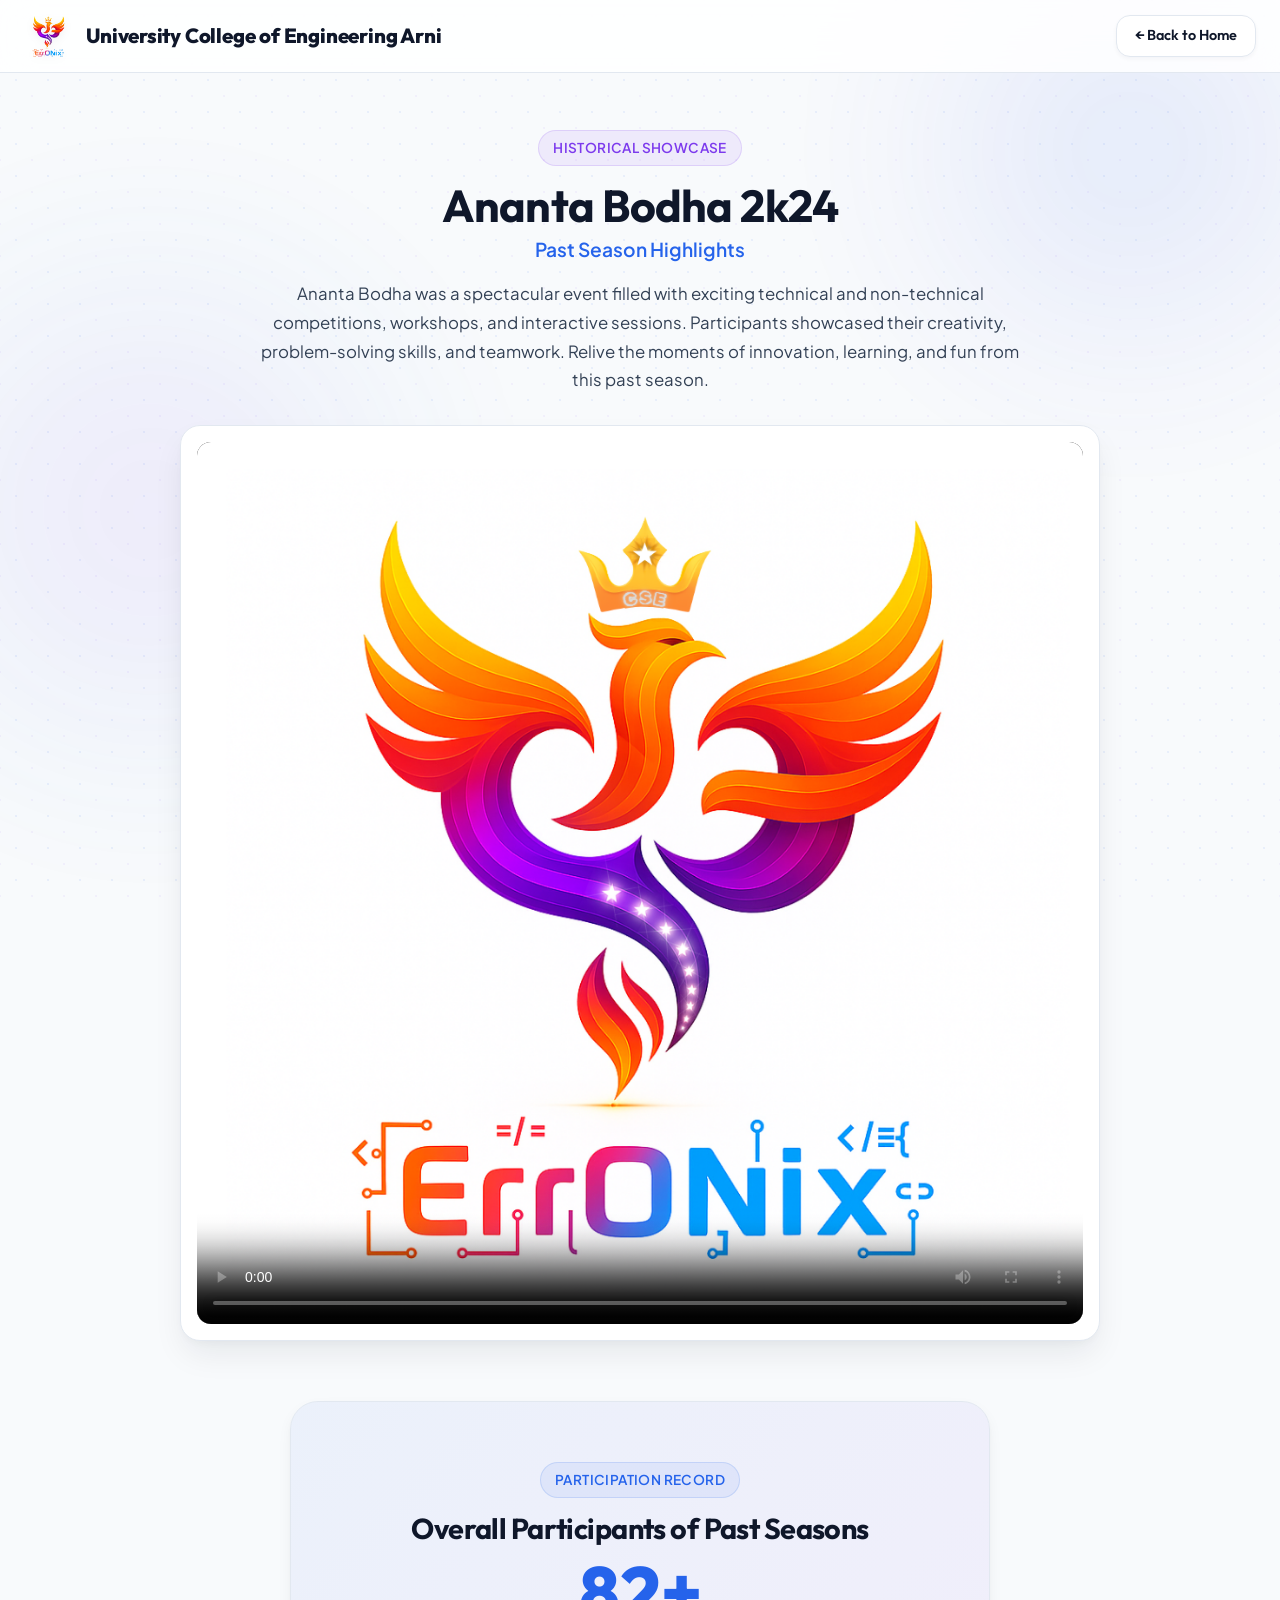
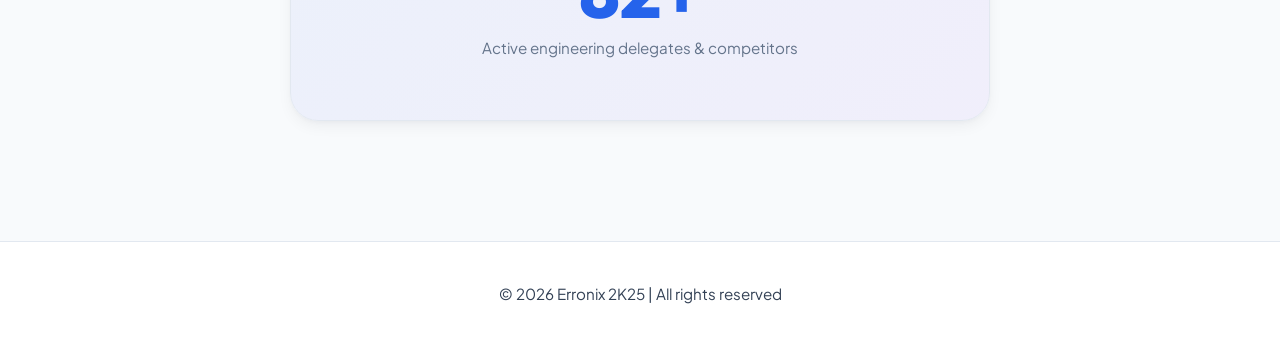
<file: past Season.html>
<!DOCTYPE html>
<html lang="en">
<head>
  <meta charset="UTF-8" />
  <meta name="viewport" content="width=device-width, initial-scale=1.0" />
  <title>Past Season Highlights — Erronix 2K26</title>
  <link rel="icon" type="image/x-icon" href="../assets/weblogofinal.png">
  <link rel="stylesheet" href="assets/css/design-system.css">
  
  <style>
    .past-season-hero {
      padding: 130px 20px 60px 20px;
      text-align: center;
      max-width: 960px;
      margin: 0 auto;
    }

    .video-wrapper-card {
      background: var(--bg-surface);
      border: 1px solid var(--border-light);
      border-radius: var(--radius-lg);
      overflow: hidden;
      box-shadow: var(--shadow-lg);
      margin-top: 30px;
      padding: 16px;
    }

    .video-wrapper-card video {
      width: 100%;
      height: auto;
      border-radius: var(--radius-md);
      display: block;
      background: #000;
    }

    .counter-light-section {
      background: var(--gradient-soft);
      border: 1px solid var(--border-light);
      border-radius: var(--radius-xl);
      padding: 60px 30px;
      text-align: center;
      max-width: 700px;
      margin: 60px auto;
      box-shadow: var(--shadow-md);
    }

    .counter-value {
      font-family: var(--font-heading);
      font-size: 4.5rem;
      font-weight: 800;
      color: var(--brand-blue);
      line-height: 1;
      margin-top: 10px;
    }
  </style>
</head>
<body>

  <!-- Decorative Light Blobs -->
  <div class="bg-blob bg-blob-1"></div>
  <div class="bg-blob bg-blob-2"></div>

  <!-- Navigation Bar -->
  <header class="navbar-custom">
    <div class="nav-container">
      <a href="index.html" class="nav-brand">
        <img src="assets/mainlogo1.png" alt="Erronix Logo" class="nav-logo-img">
        <span class="nav-college-title">University College of Engineering Arni</span>
      </a>

      <div style="display: flex; gap: 12px; align-items: center;">
        <a href="index.html" class="btn-secondary" style="padding: 8px 18px; font-size: 0.9rem;">
          &larr; Back to Home
        </a>
      </div>
    </div>
  </header>

  <!-- Past Season Main Content -->
  <main class="past-season-hero">
    <span class="badge-tag badge-violet mb-2">Historical Showcase</span>
    <h1 style="font-size: 2.8rem; color: var(--primary-navy); margin-top: 12px;">Ananta Bodha 2k24</h1>
    <p style="font-size: 1.2rem; color: var(--brand-blue); font-weight: 600; margin-bottom: 16px;">Past Season Highlights</p>
    
    <p style="font-size: 1.05rem; color: var(--text-secondary); max-width: 780px; margin: 0 auto; line-height: 1.7;">
      Ananta Bodha was a spectacular event filled with exciting technical and non-technical competitions, workshops, and interactive sessions. Participants showcased their creativity, problem-solving skills, and teamwork. Relive the moments of innovation, learning, and fun from this past season.
    </p>

    <!-- Video Showcase Card -->
    <div class="video-wrapper-card">
      <video controls poster="assets/mainlogo.png">
        <source src="assets/past season.mp4" type="video/mp4">
        Your browser does not support HTML5 video.
      </video>
    </div>

    <!-- Participant Counter Section -->
    <section class="counter-light-section" id="counterSection">
      <span class="badge-tag">Participation Record</span>
      <h2 style="font-size: 1.8rem; color: var(--primary-navy); margin-top: 12px;">Overall Participants of Past Seasons</h2>
      <div class="counter-value" id="countNumber">0</div>
      <p style="color: var(--text-muted); font-size: 0.95rem; margin-top: 8px;">Active engineering delegates & competitors</p>
    </section>
  </main>

  <!-- Footer -->
  <footer style="text-align: center; padding: 40px 20px; border-top: 1px solid var(--border-light); background: var(--bg-surface);">
    <p style="color: var(--text-secondary); font-size: 0.95rem;">
      &copy; 2026 Erronix 2K25 | All rights reserved
    </p>
  </footer>

  <script>
    // Count-up animation logic
    let counted = false;

    function animateCountUp(element, target, duration) {
      let start = 0;
      const stepTime = Math.max(10, Math.floor(duration / target));

      const counter = setInterval(() => {
        start++;
        element.textContent = start + "+";
        if (start >= target) clearInterval(counter);
      }, stepTime);
    }

    const observer = new IntersectionObserver((entries) => {
      entries.forEach(entry => {
        if (entry.isIntersecting && !counted) {
          counted = true;
          const counterEl = document.getElementById("countNumber");
          animateCountUp(counterEl, 226, 2000);
        }
      });
    }, { threshold: 0.5 });

    observer.observe(document.getElementById("counterSection"));
  </script>
</body>
</html>
</file>
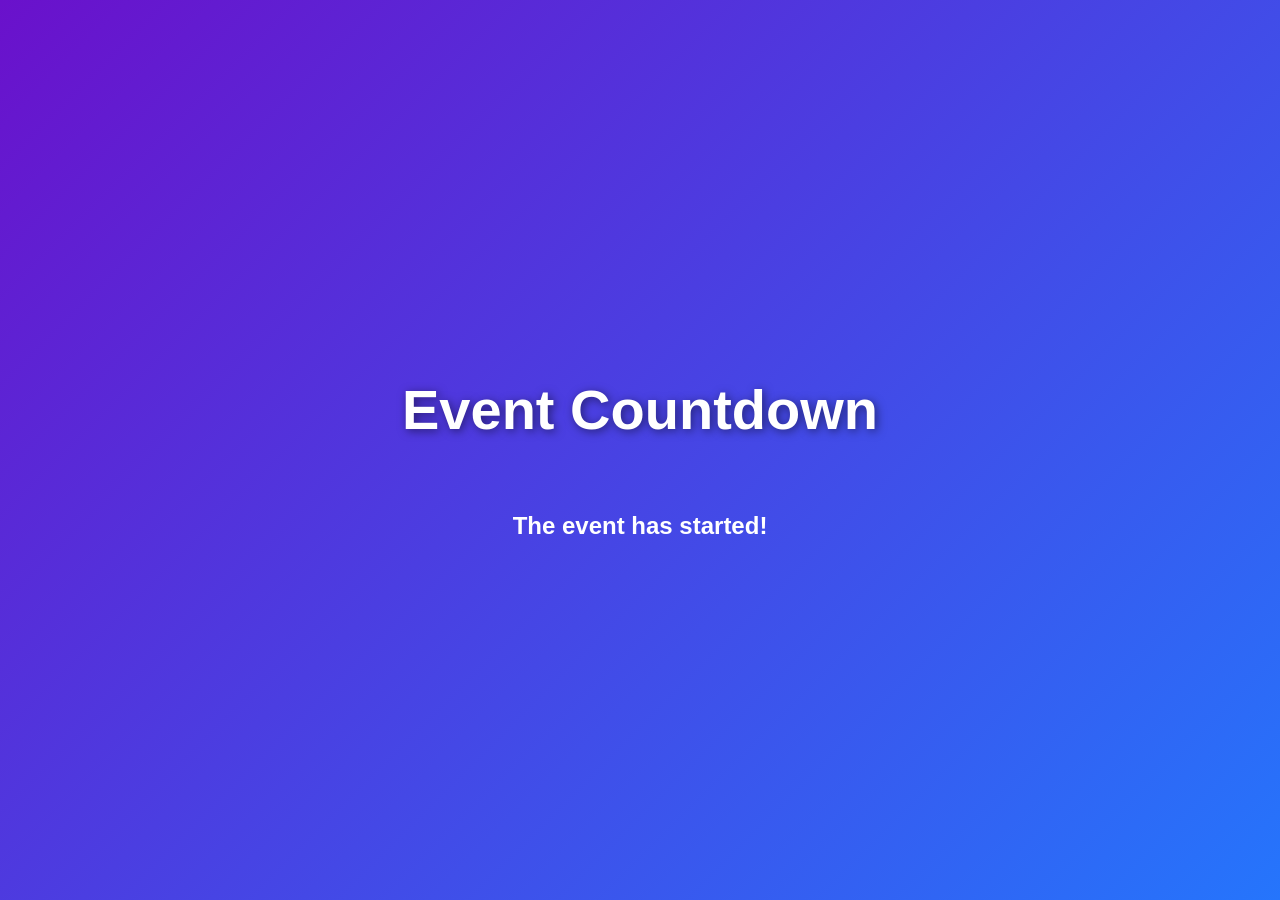
<file: assets/eventcountdown.html>
<!DOCTYPE html>
<html lang="en">
<head>
<meta charset="UTF-8">
<meta name="viewport" content="width=device-width, initial-scale=1.0">
<title>Animated Countdown</title>
<style>
  body {
    font-family: 'Arial', sans-serif;
    display: flex;
    justify-content: center;
    align-items: center;
    height: 100vh;
    background: linear-gradient(135deg, #6a11cb, #2575fc);
    margin: 0;
    flex-direction: column;
    color: #fff;
  }

  h1 {
    font-size: 3.5em;
    margin-bottom: 50px;
    text-shadow: 2px 2px 10px rgba(0,0,0,0.5);
  }

  .countdown {
    display: flex;
    gap: 25px;
  }

  .time-card {
    perspective: 1000px;
    text-align: center;
    min-width: 100px;
  }

  .flip-card {
    background: rgba(0,0,0,0.4);
    border-radius: 15px;
    box-shadow: 0 8px 20px rgba(0,0,0,0.5);
    padding: 30px 20px;
    font-size: 3em; /* increased font size */
    position: relative;
    color: #ffd700;
  }

  .flip-card::before, .flip-card::after {
    content: '';
    position: absolute;
    width: 100%;
    height: 50%;
    left: 0;
    background: rgba(0,0,0,0.2);
    z-index: 1;
  }
  .flip-card::before {
    top: 0;
    border-top-left-radius: 15px;
    border-top-right-radius: 15px;
  }
  .flip-card::after {
    bottom: 0;
    border-bottom-left-radius: 15px;
    border-bottom-right-radius: 15px;
  }

  .label {
    font-size: 0.7em; /* slightly bigger labels */
    margin-top: 10px;
    color: #fff;
    letter-spacing: 1px;
  }

  /* Flip animation */
  .flip {
    animation: flip 0.7s ease forwards;
  }

  @keyframes flip {
    0% { transform: rotateX(0deg); }
    50% { transform: rotateX(-90deg); }
    100% { transform: rotateX(0deg); }
  }
</style>
</head>
<body>
  <h1>Event Countdown</h1>
  <div class="countdown">
    <div class="time-card">
      <div id="days" class="flip-card">0</div>
      <div class="label">DAYS</div>
    </div>
    <div class="time-card">
      <div id="hours" class="flip-card">0</div>
      <div class="label">HOURS</div>
    </div>
    <div class="time-card">
      <div id="minutes" class="flip-card">0</div>
      <div class="label">MINUTES</div>
    </div>
    <div class="time-card">
      <div id="seconds" class="flip-card">0</div>
      <div class="label">SECONDS</div>
    </div>
  </div>

<script>
const eventDate = new Date("September 25, 2025 00:00:00").getTime();

let previous = {days:0, hours:0, minutes:0, seconds:0};

function updateCountdown() {
  const now = new Date().getTime();
  const distance = eventDate - now;

  if(distance < 0){
    document.querySelector('.countdown').innerHTML = "<h2>The event has started!</h2>";
    clearInterval(timer);
    return;
  }

  const days = Math.floor(distance / (1000*60*60*24));
  const hours = Math.floor((distance % (1000*60*60*24)) / (1000*60*60));
  const minutes = Math.floor((distance % (1000*60*60)) / (1000*60));
  const seconds = Math.floor((distance % (1000*60)) / 1000);

  // Animate flip only when value changes
  if(days !== previous.days) flipAnimation('days', days);
  if(hours !== previous.hours) flipAnimation('hours', hours);
  if(minutes !== previous.minutes) flipAnimation('minutes', minutes);
  if(seconds !== previous.seconds) flipAnimation('seconds', seconds);

  previous = {days, hours, minutes, seconds};
}

function flipAnimation(id, value){
  const el = document.getElementById(id);
  el.classList.remove('flip');
  void el.offsetWidth; // trigger reflow
  el.textContent = value;
  el.classList.add('flip');
}

updateCountdown();
const timer = setInterval(updateCountdown, 1000);
</script>
</body>
</html>
</file>
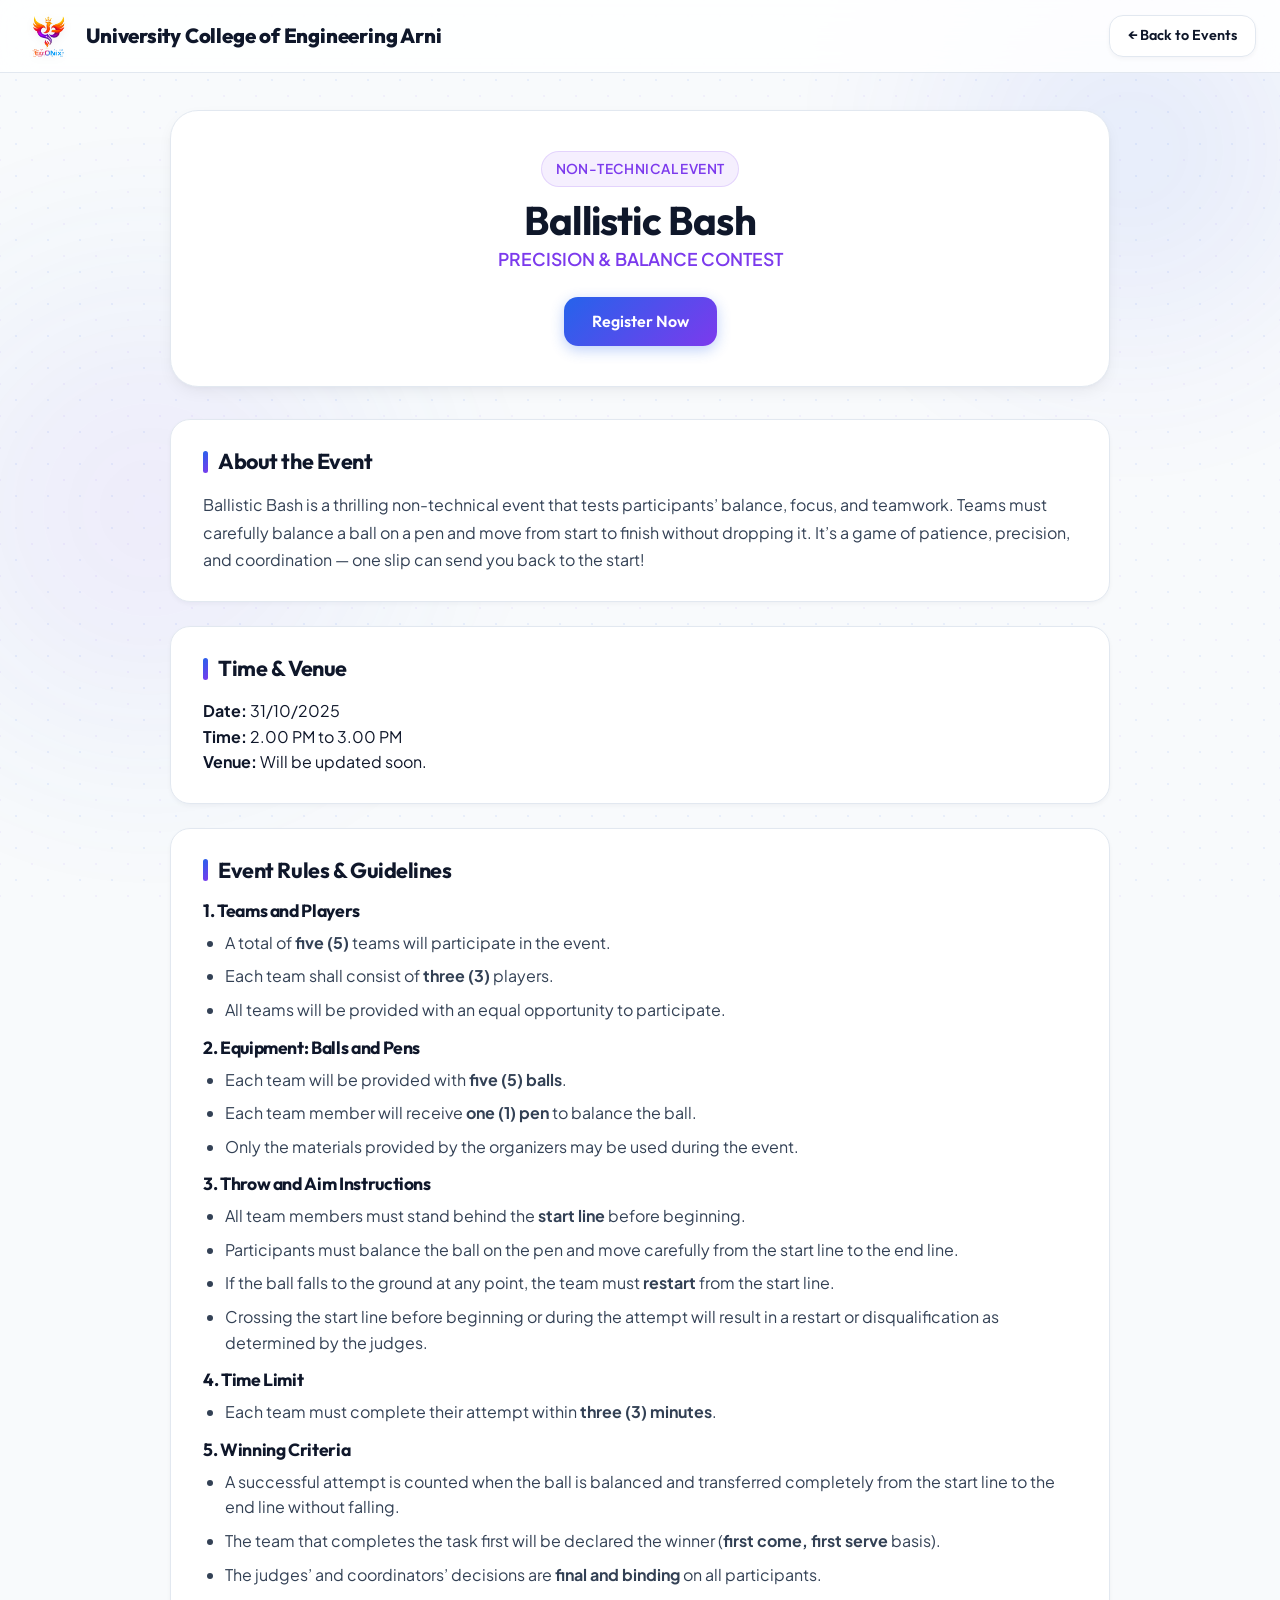
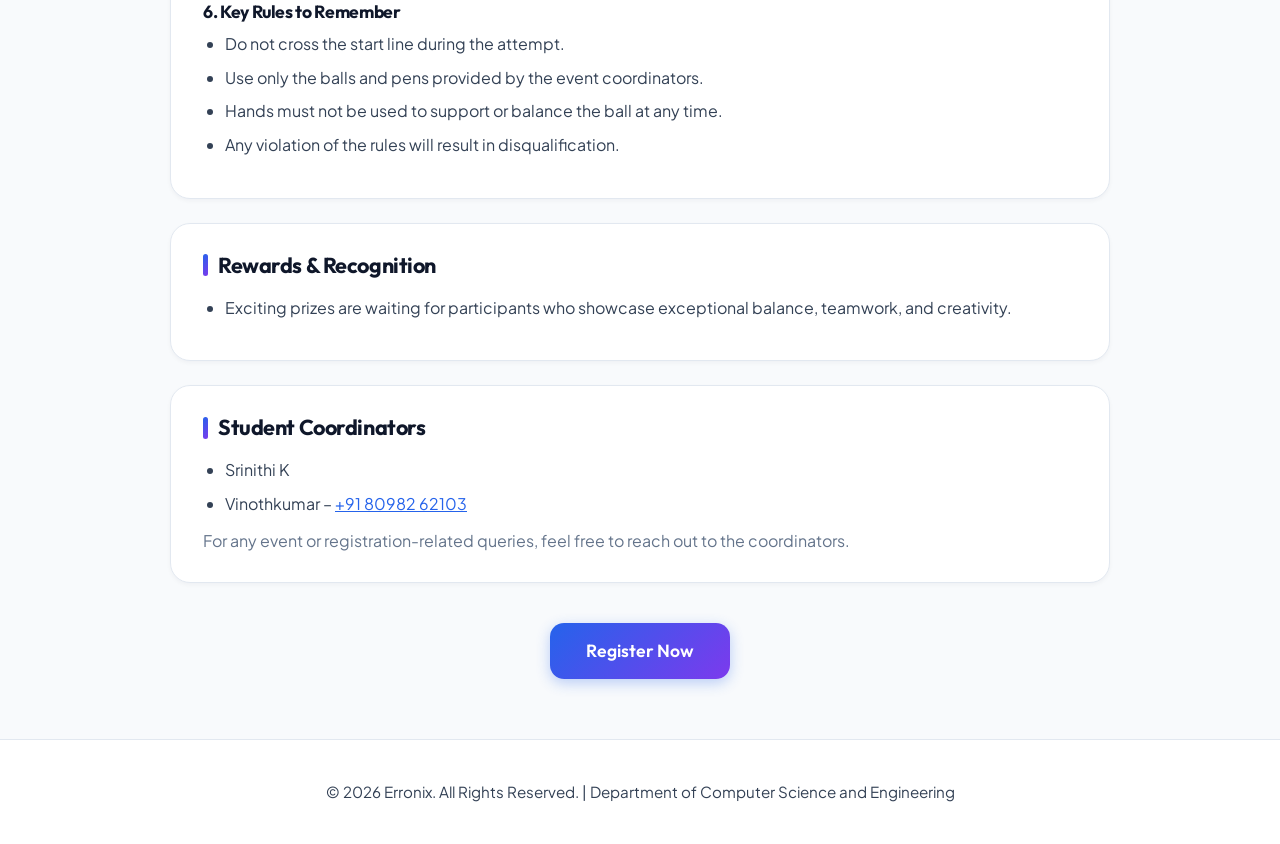
<file: Non-technical-events/ballisticbash.html>
<!DOCTYPE html>
<html lang="en">
<head>
  <meta charset="UTF-8" />
  <meta name="viewport" content="width=device-width, initial-scale=1.0"/>
  <title>Ballistic Bash | Erronix 2K26</title>
  <link rel="icon" type="image/x-icon" href="../assets/weblogofinal.png">
  <link rel="stylesheet" href="../assets/css/design-system.css">
  
  <style>
    .event-page-container {
      max-width: 980px;
      margin: 110px auto 60px auto;
      padding: 0 20px;
    }

    .event-hero-card {
      background: var(--bg-surface);
      border: 1px solid var(--border-light);
      border-radius: var(--radius-xl);
      padding: 40px;
      box-shadow: var(--shadow-md);
      margin-bottom: 32px;
      text-align: center;
    }

    .event-section-card {
      background: var(--bg-surface);
      border: 1px solid var(--border-light);
      border-radius: var(--radius-lg);
      padding: 28px 32px;
      box-shadow: var(--shadow-sm);
      margin-bottom: 24px;
      transition: border-color var(--transition-fast);
    }

    .event-section-card:hover {
      border-color: var(--border-accent);
    }

    .event-section-title {
      font-size: 1.35rem;
      color: var(--primary-navy);
      margin-bottom: 16px;
      display: flex;
      align-items: center;
      gap: 10px;
    }

    .event-section-title::before {
      content: "";
      display: inline-block;
      width: 5px;
      height: 22px;
      background: var(--gradient-primary);
      border-radius: 4px;
    }

    ul, ol {
      padding-left: 22px;
      margin-bottom: 12px;
    }

    li {
      margin-bottom: 8px;
      color: var(--text-secondary);
      line-height: 1.6;
    }

    a {
      color: var(--brand-blue);
      text-decoration: underline;
    }
  </style>
</head>
<body>

  <!-- Decorative Light Blobs -->
  <div class="bg-blob bg-blob-1"></div>
  <div class="bg-blob bg-blob-2"></div>

  <!-- Navigation Bar -->
  <header class="navbar-custom">
    <div class="nav-container">
      <a href="../index.html" class="nav-brand">
        <img src="../assets/mainlogo1.png" alt="Erronix Logo" class="nav-logo-img">
        <span class="nav-college-title">University College of Engineering Arni</span>
      </a>

      <a href="../index.html#events" class="btn-secondary" style="padding: 8px 18px; font-size: 0.9rem;">
        &larr; Back to Events
      </a>
    </div>
  </header>

  <!-- Main Event Content -->
  <main class="event-page-container">
    
    <!-- Hero Header -->
    <div class="event-hero-card">
      <span class="badge-tag badge-violet mb-2">Non-Technical Event</span>
      <h1 style="font-size: 2.5rem; color: var(--primary-navy); margin-top: 8px;">Ballistic Bash</h1>
      <p style="font-size: 1.1rem; color: var(--brand-violet); font-weight: 600;">PRECISION & BALANCE CONTEST</p>
      
      <div style="margin-top: 24px;">
        <a href="https://docs.google.com/forms/d/e/1FAIpQLSeVVcMIacGliQJLwqJHbGX9MfFLpU1Rz8WBMtshO1jCIdKPGQ/viewform" 
           target="_blank" rel="noopener noreferrer" class="btn-primary">
          Register Now
        </a>
      </div>
    </div>

    <!-- About Section -->
    <div class="event-section-card">
      <h2 class="event-section-title">About the Event</h2>
      <p style="color: var(--text-secondary); line-height: 1.7;">
        Ballistic Bash is a thrilling non-technical event that tests participants’ balance, focus, and teamwork. 
        Teams must carefully balance a ball on a pen and move from start to finish without dropping it. 
        It’s a game of patience, precision, and coordination — one slip can send you back to the start!
      </p>
    </div>

    <!-- Time & Venue -->
    <div class="event-section-card">
      <h2 class="event-section-title">Time & Venue</h2>
      <p><b>Date:</b> 31/10/2025</p>
      <p><b>Time:</b> 2.00 PM to 3.00 PM</p>
      <p><b>Venue:</b> Will be updated soon.</p>
    </div>

    <!-- Event Rules & Guidelines -->
    <div class="event-section-card">
      <h2 class="event-section-title">Event Rules & Guidelines</h2>

      <h3 style="font-size: 1.1rem; color: var(--primary-navy); margin-top: 14px; margin-bottom: 8px;">1. Teams and Players</h3>
      <ul>
        <li>A total of <b>five (5)</b> teams will participate in the event.</li>
        <li>Each team shall consist of <b>three (3)</b> players.</li>
        <li>All teams will be provided with an equal opportunity to participate.</li>
      </ul>

      <h3 style="font-size: 1.1rem; color: var(--primary-navy); margin-top: 14px; margin-bottom: 8px;">2. Equipment: Balls and Pens</h3>
      <ul>
        <li>Each team will be provided with <b>five (5) balls</b>.</li>
        <li>Each team member will receive <b>one (1) pen</b> to balance the ball.</li>
        <li>Only the materials provided by the organizers may be used during the event.</li>
      </ul>

      <h3 style="font-size: 1.1rem; color: var(--primary-navy); margin-top: 14px; margin-bottom: 8px;">3. Throw and Aim Instructions</h3>
      <ul>
        <li>All team members must stand behind the <b>start line</b> before beginning.</li>
        <li>Participants must balance the ball on the pen and move carefully from the start line to the end line.</li>
        <li>If the ball falls to the ground at any point, the team must <b>restart</b> from the start line.</li>
        <li>Crossing the start line before beginning or during the attempt will result in a restart or disqualification as determined by the judges.</li>
      </ul>

      <h3 style="font-size: 1.1rem; color: var(--primary-navy); margin-top: 14px; margin-bottom: 8px;">4. Time Limit</h3>
      <ul>
        <li>Each team must complete their attempt within <b>three (3) minutes</b>.</li>
      </ul>

      <h3 style="font-size: 1.1rem; color: var(--primary-navy); margin-top: 14px; margin-bottom: 8px;">5. Winning Criteria</h3>
      <ul>
        <li>A successful attempt is counted when the ball is balanced and transferred completely from the start line to the end line without falling.</li>
        <li>The team that completes the task first will be declared the winner (<b>first come, first serve</b> basis).</li>
        <li>The judges’ and coordinators’ decisions are <b>final and binding</b> on all participants.</li>
      </ul>

      <h3 style="font-size: 1.1rem; color: var(--primary-navy); margin-top: 14px; margin-bottom: 8px;">6. Key Rules to Remember</h3>
      <ul>
        <li>Do not cross the start line during the attempt.</li>
        <li>Use only the balls and pens provided by the event coordinators.</li>
        <li>Hands must not be used to support or balance the ball at any time.</li>
        <li>Any violation of the rules will result in disqualification.</li>
      </ul>
    </div>

    <!-- Rewards & Recognition -->
    <div class="event-section-card">
      <h2 class="event-section-title">Rewards & Recognition</h2>
      <ul>
        <li>Exciting prizes are waiting for participants who showcase exceptional balance, teamwork, and creativity.</li>
      </ul>
    </div>

    <!-- Student Coordinators -->
    <div class="event-section-card">
      <h2 class="event-section-title">Student Coordinators</h2>
      <ul>
        <li>Srinithi K</li>
        <li>Vinothkumar – <a href="tel:+918098262103">+91 80982 62103</a></li>
      </ul>
      <p style="margin-top: 10px; color: var(--text-muted);">
        For any event or registration-related queries, feel free to reach out to the coordinators.
      </p>
    </div>

    <!-- CTA Register -->
    <div style="text-align: center; margin-top: 40px;">
      <a href="https://docs.google.com/forms/d/e/1FAIpQLSeVVcMIacGliQJLwqJHbGX9MfFLpU1Rz8WBMtshO1jCIdKPGQ/viewform" 
         target="_blank" rel="noopener noreferrer" class="btn-primary" style="padding: 14px 36px; font-size: 1.1rem;">
        Register Now
      </a>
    </div>
  </main>

  <!-- Footer -->
  <footer style="text-align: center; padding: 40px 20px; border-top: 1px solid var(--border-light); background: var(--bg-surface); margin-top: 60px;">
    <p style="color: var(--text-secondary); font-size: 0.95rem;">
      &copy; 2026 Erronix. All Rights Reserved. | Department of Computer Science and Engineering
    </p>
  </footer>
</body>
</html>
</file>
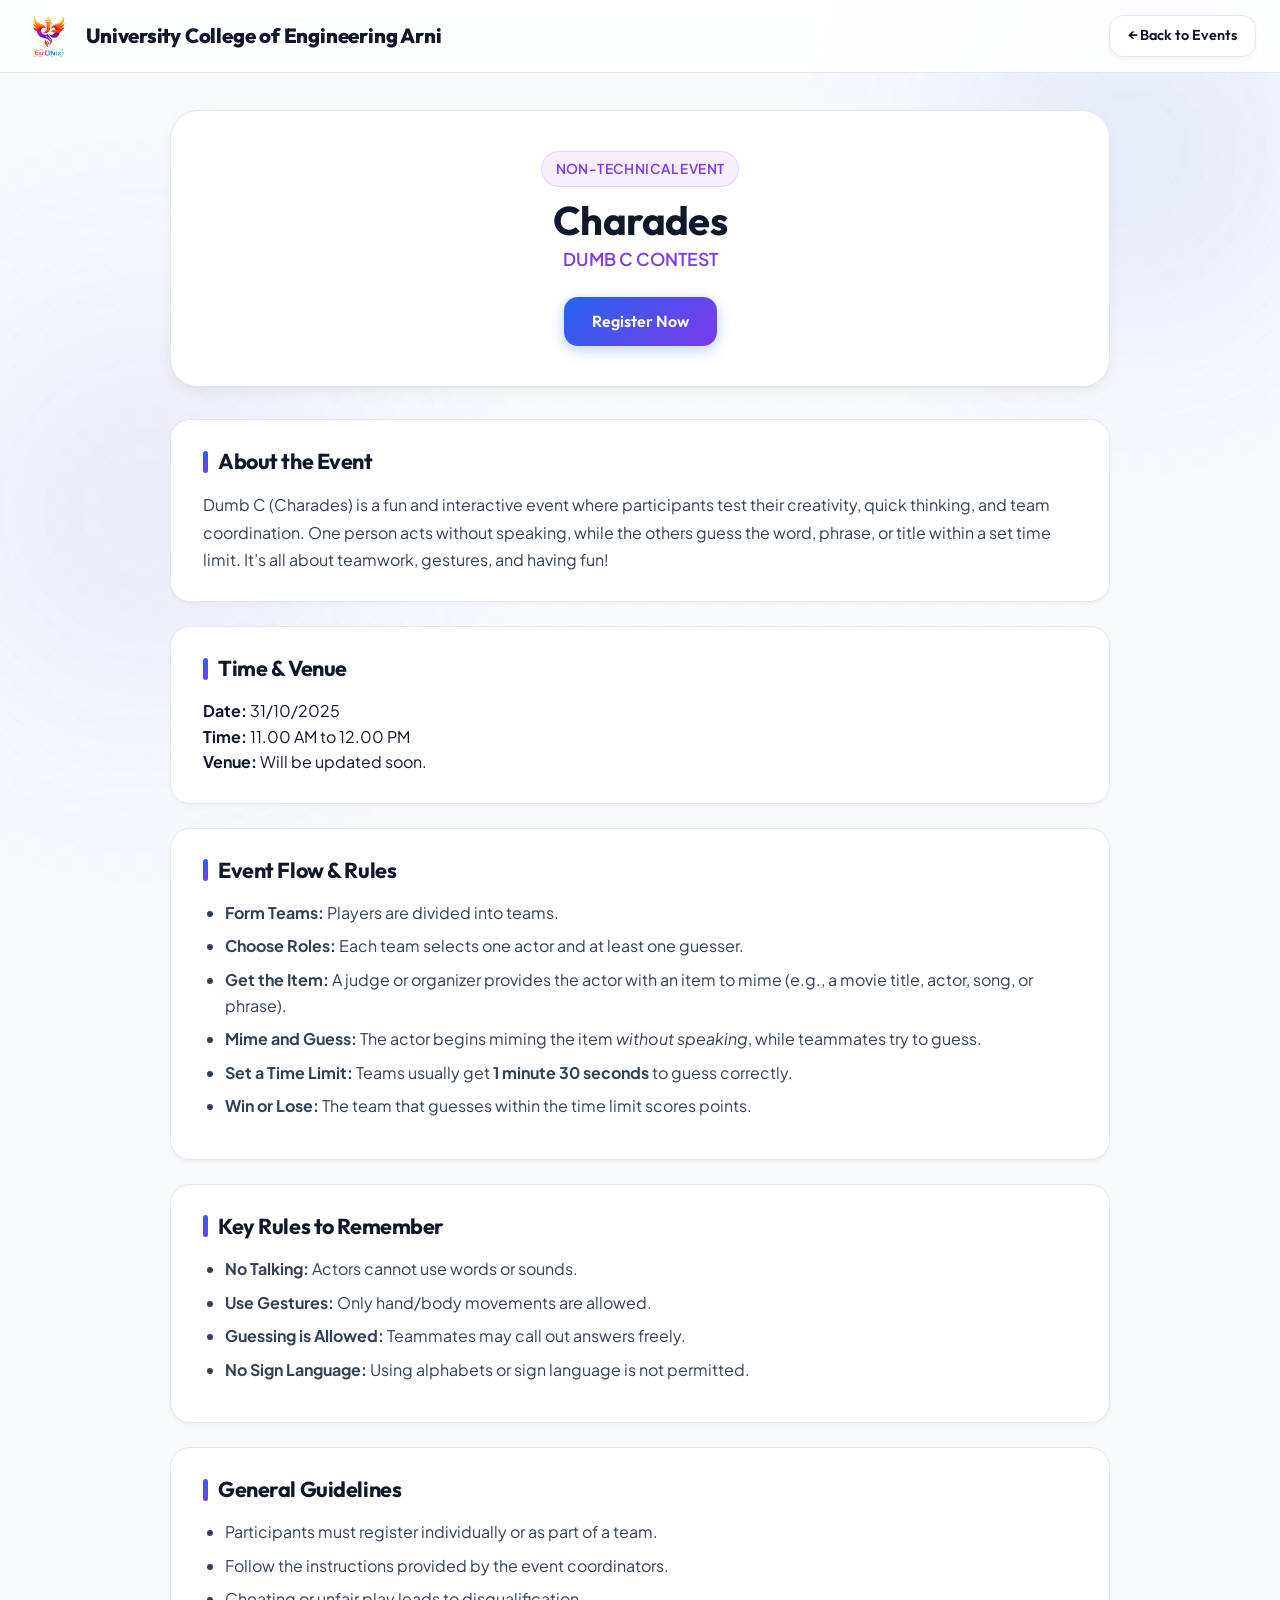
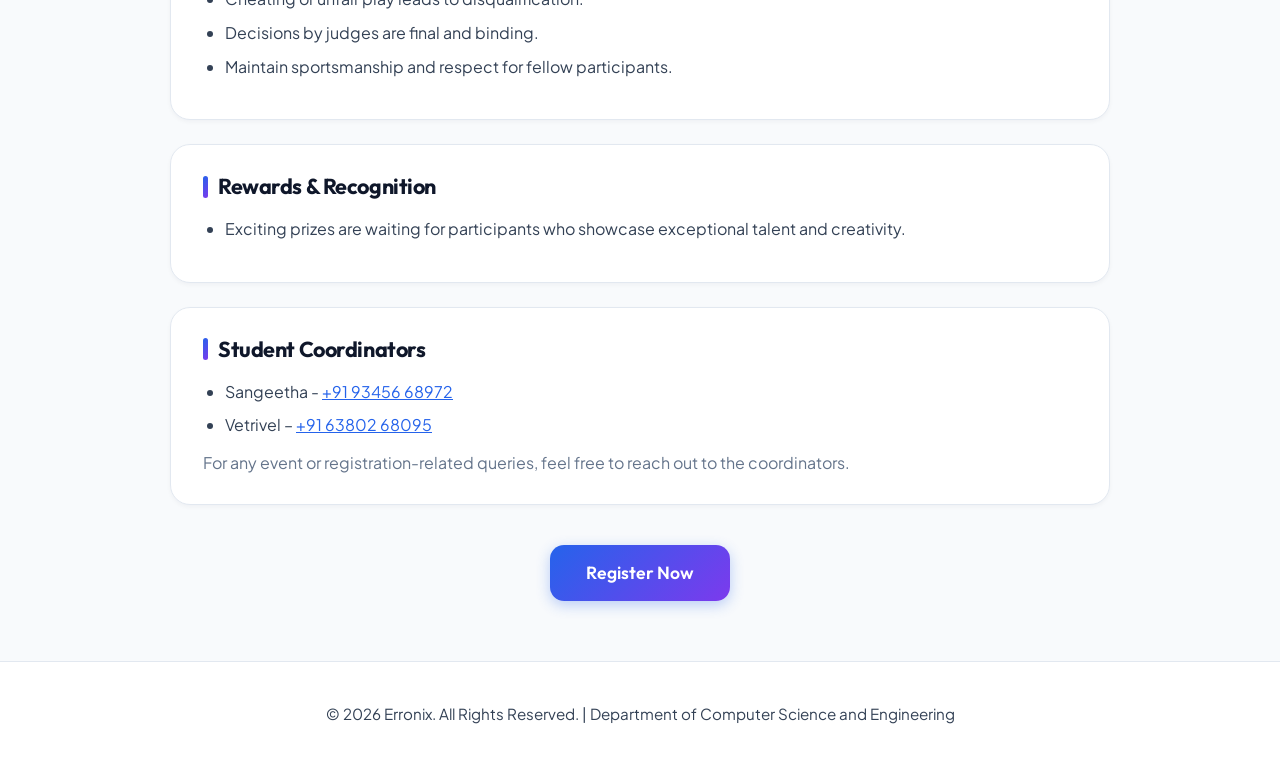
<file: Non-technical-events/charades.html>
<!DOCTYPE html>
<html lang="en">
<head>
  <meta charset="UTF-8" />
  <meta name="viewport" content="width=device-width, initial-scale=1.0"/>
  <title>Charades — Dumb C | Erronix 2K26</title>
  <link rel="icon" type="image/x-icon" href="../assets/weblogofinal.png">
  <link rel="stylesheet" href="../assets/css/design-system.css">
  
  <style>
    .event-page-container {
      max-width: 980px;
      margin: 110px auto 60px auto;
      padding: 0 20px;
    }

    .event-hero-card {
      background: var(--bg-surface);
      border: 1px solid var(--border-light);
      border-radius: var(--radius-xl);
      padding: 40px;
      box-shadow: var(--shadow-md);
      margin-bottom: 32px;
      text-align: center;
    }

    .event-section-card {
      background: var(--bg-surface);
      border: 1px solid var(--border-light);
      border-radius: var(--radius-lg);
      padding: 28px 32px;
      box-shadow: var(--shadow-sm);
      margin-bottom: 24px;
      transition: border-color var(--transition-fast);
    }

    .event-section-card:hover {
      border-color: var(--border-accent);
    }

    .event-section-title {
      font-size: 1.35rem;
      color: var(--primary-navy);
      margin-bottom: 16px;
      display: flex;
      align-items: center;
      gap: 10px;
    }

    .event-section-title::before {
      content: "";
      display: inline-block;
      width: 5px;
      height: 22px;
      background: var(--gradient-primary);
      border-radius: 4px;
    }

    ul, ol {
      padding-left: 22px;
      margin-bottom: 12px;
    }

    li {
      margin-bottom: 8px;
      color: var(--text-secondary);
      line-height: 1.6;
    }

    a {
      color: var(--brand-blue);
      text-decoration: underline;
    }
  </style>
</head>
<body>

  <!-- Decorative Light Blobs -->
  <div class="bg-blob bg-blob-1"></div>
  <div class="bg-blob bg-blob-2"></div>

  <!-- Navigation Bar -->
  <header class="navbar-custom">
    <div class="nav-container">
      <a href="../index.html" class="nav-brand">
        <img src="../assets/mainlogo1.png" alt="Erronix Logo" class="nav-logo-img">
        <span class="nav-college-title">University College of Engineering Arni</span>
      </a>

      <a href="../index.html#events" class="btn-secondary" style="padding: 8px 18px; font-size: 0.9rem;">
        &larr; Back to Events
      </a>
    </div>
  </header>

  <!-- Main Event Content -->
  <main class="event-page-container">
    
    <!-- Hero Header -->
    <div class="event-hero-card">
      <span class="badge-tag badge-violet mb-2">Non-Technical Event</span>
      <h1 style="font-size: 2.5rem; color: var(--primary-navy); margin-top: 8px;">Charades</h1>
      <p style="font-size: 1.1rem; color: var(--brand-violet); font-weight: 600;">DUMB C CONTEST</p>
      
      <div style="margin-top: 24px;">
        <a href="https://docs.google.com/forms/d/e/1FAIpQLSeVVcMIacGliQJLwqJHbGX9MfFLpU1Rz8WBMtshO1jCIdKPGQ/viewform" 
           target="_blank" rel="noopener noreferrer" class="btn-primary">
          Register Now
        </a>
      </div>
    </div>

    <!-- About Section -->
    <div class="event-section-card">
      <h2 class="event-section-title">About the Event</h2>
      <p style="color: var(--text-secondary); line-height: 1.7;">
        Dumb C (Charades) is a fun and interactive event where participants test their creativity, 
        quick thinking, and team coordination. One person acts without speaking, while the others 
        guess the word, phrase, or title within a set time limit. It’s all about teamwork, gestures, 
        and having fun!
      </p>
    </div>

    <!-- Time & Venue -->
    <div class="event-section-card">
      <h2 class="event-section-title">Time & Venue</h2>
      <p><b>Date:</b> 31/10/2025</p>
      <p><b>Time:</b> 11.00 AM to 12.00 PM</p>
      <p><b>Venue:</b> Will be updated soon.</p>
    </div>

    <!-- Event Flow & Rules -->
    <div class="event-section-card">
      <h2 class="event-section-title">Event Flow & Rules</h2>
      <ul>
        <li><b>Form Teams:</b> Players are divided into teams.</li>
        <li><b>Choose Roles:</b> Each team selects one actor and at least one guesser.</li>
        <li><b>Get the Item:</b> A judge or organizer provides the actor with an item to mime 
            (e.g., a movie title, actor, song, or phrase).</li>
        <li><b>Mime and Guess:</b> The actor begins miming the item <em>without speaking</em>, 
            while teammates try to guess.</li>
        <li><b>Set a Time Limit:</b> Teams usually get <b>1 minute 30 seconds</b> to guess correctly.</li>
        <li><b>Win or Lose:</b> The team that guesses within the time limit scores points.</li>
      </ul>
    </div>

    <!-- Key Rules to Remember -->
    <div class="event-section-card">
      <h2 class="event-section-title">Key Rules to Remember</h2>
      <ul>
        <li><b>No Talking:</b> Actors cannot use words or sounds.</li>
        <li><b>Use Gestures:</b> Only hand/body movements are allowed.</li>
        <li><b>Guessing is Allowed:</b> Teammates may call out answers freely.</li>
        <li><b>No Sign Language:</b> Using alphabets or sign language is not permitted.</li>
      </ul>
    </div>

    <!-- General Guidelines -->
    <div class="event-section-card">
      <h2 class="event-section-title">General Guidelines</h2>
      <ul>
        <li>Participants must register individually or as part of a team.</li>
        <li>Follow the instructions provided by the event coordinators.</li>
        <li>Cheating or unfair play leads to disqualification.</li>
        <li>Decisions by judges are final and binding.</li>
        <li>Maintain sportsmanship and respect for fellow participants.</li>
      </ul>
    </div>

    <!-- Rewards & Recognition -->
    <div class="event-section-card">
      <h2 class="event-section-title">Rewards & Recognition</h2>
      <ul>
        <li>Exciting prizes are waiting for participants who showcase exceptional talent and creativity.</li>
      </ul>
    </div>

    <!-- Student Coordinators -->
    <div class="event-section-card">
      <h2 class="event-section-title">Student Coordinators</h2>
      <ul>
        <li>Sangeetha - <a href="tel:+919345668972">+91 93456 68972</a></li>
        <li>Vetrivel – <a href="tel:+916380268095">+91 63802 68095</a></li>
      </ul>
      <p style="margin-top: 10px; color: var(--text-muted);">
        For any event or registration-related queries, feel free to reach out to the coordinators.
      </p>
    </div>

    <!-- CTA Register -->
    <div style="text-align: center; margin-top: 40px;">
      <a href="https://docs.google.com/forms/d/e/1FAIpQLSeVVcMIacGliQJLwqJHbGX9MfFLpU1Rz8WBMtshO1jCIdKPGQ/viewform" 
         target="_blank" rel="noopener noreferrer" class="btn-primary" style="padding: 14px 36px; font-size: 1.1rem;">
        Register Now
      </a>
    </div>
  </main>

  <!-- Footer -->
  <footer style="text-align: center; padding: 40px 20px; border-top: 1px solid var(--border-light); background: var(--bg-surface); margin-top: 60px;">
    <p style="color: var(--text-secondary); font-size: 0.95rem;">
      &copy; 2026 Erronix. All Rights Reserved. | Department of Computer Science and Engineering
    </p>
  </footer>
</body>
</html>
</file>
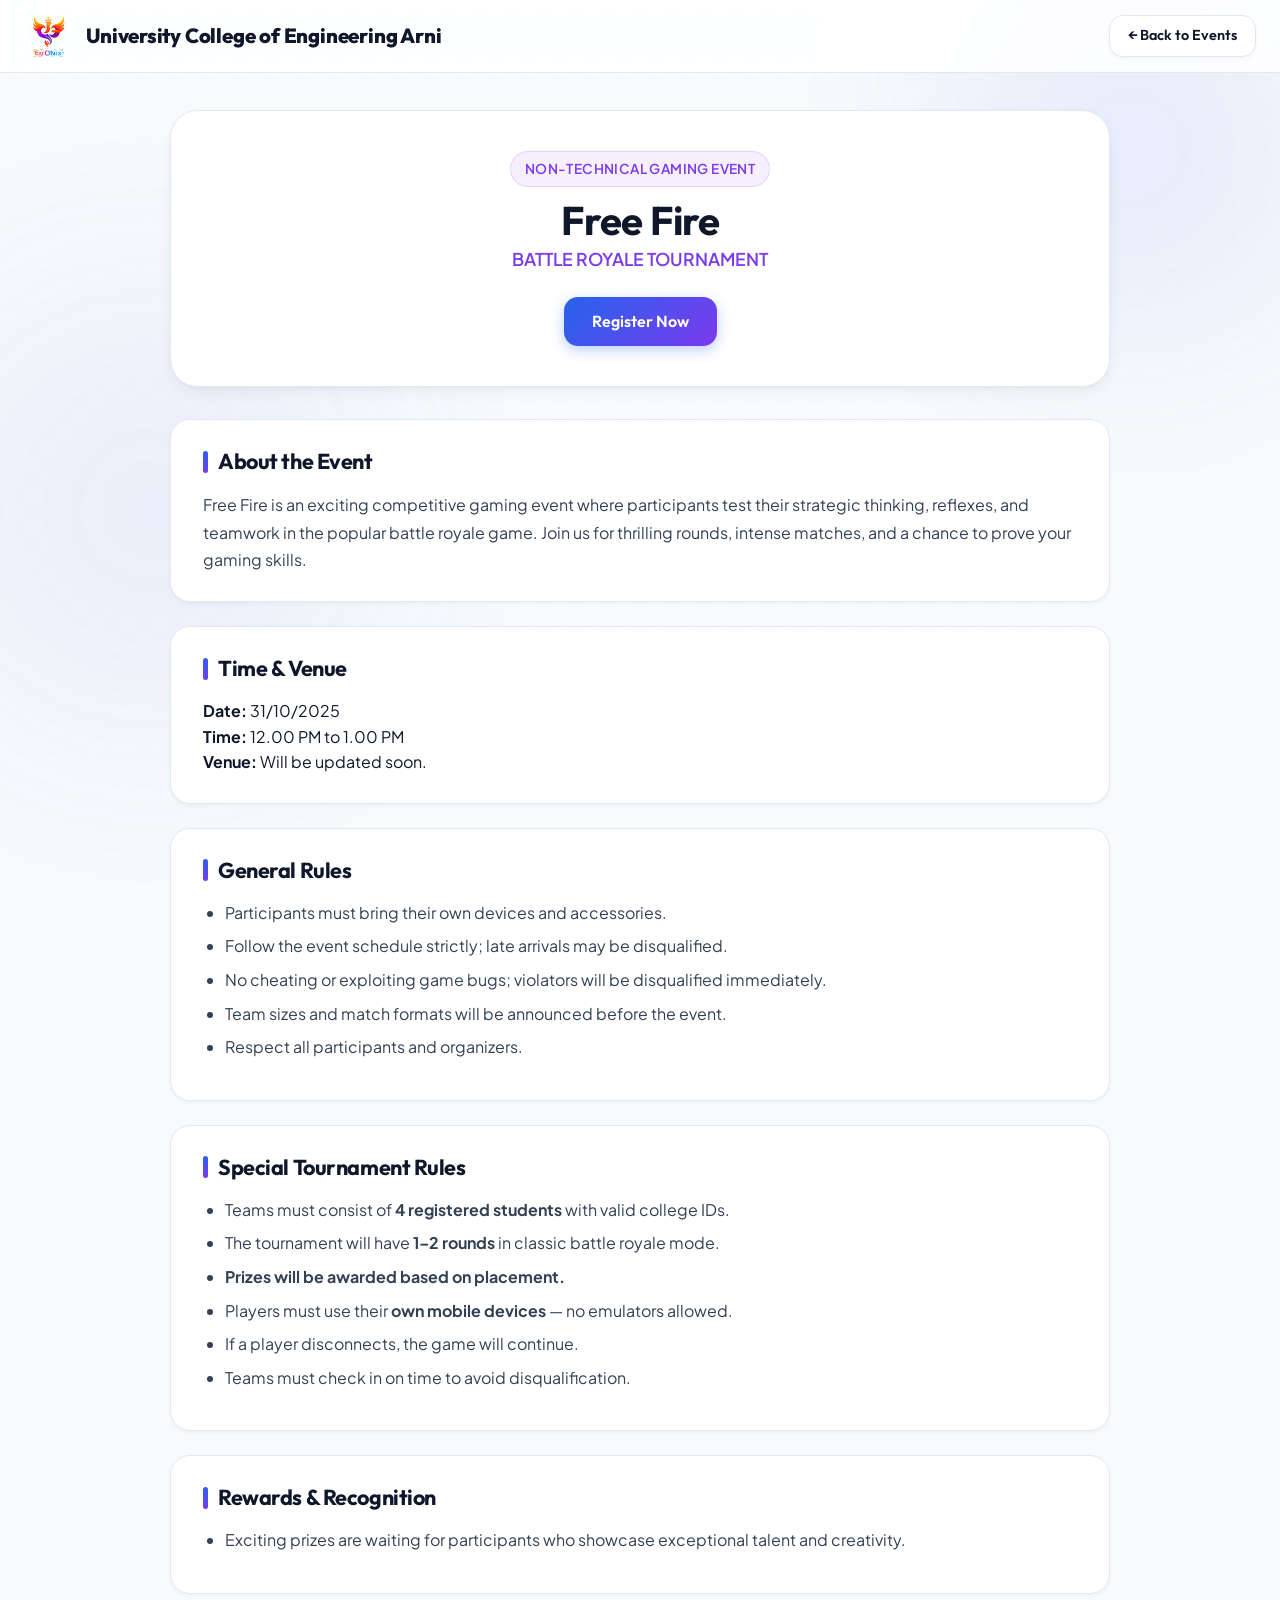
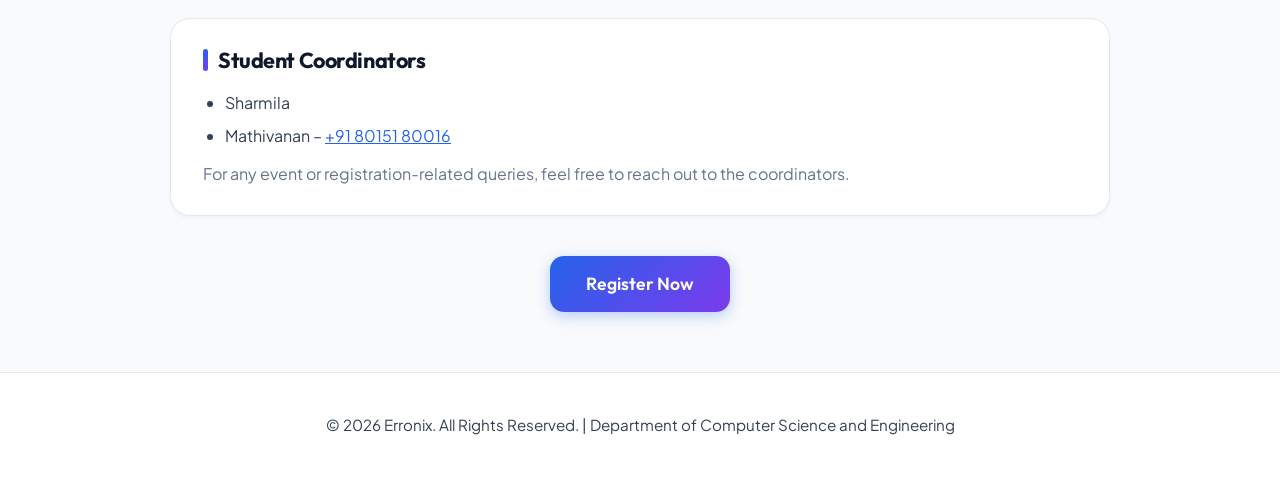
<file: Non-technical-events/freefire.html>
<!DOCTYPE html>
<html lang="en">
<head>
  <meta charset="UTF-8" />
  <meta name="viewport" content="width=device-width, initial-scale=1.0"/>
  <title>Free Fire — Gaming Event | Erronix 2K26</title>
  <link rel="icon" type="image/x-icon" href="../assets/weblogofinal.png">
  <link rel="stylesheet" href="../assets/css/design-system.css">
  
  <style>
    .event-page-container {
      max-width: 980px;
      margin: 110px auto 60px auto;
      padding: 0 20px;
    }

    .event-hero-card {
      background: var(--bg-surface);
      border: 1px solid var(--border-light);
      border-radius: var(--radius-xl);
      padding: 40px;
      box-shadow: var(--shadow-md);
      margin-bottom: 32px;
      text-align: center;
    }

    .event-section-card {
      background: var(--bg-surface);
      border: 1px solid var(--border-light);
      border-radius: var(--radius-lg);
      padding: 28px 32px;
      box-shadow: var(--shadow-sm);
      margin-bottom: 24px;
      transition: border-color var(--transition-fast);
    }

    .event-section-card:hover {
      border-color: var(--border-accent);
    }

    .event-section-title {
      font-size: 1.35rem;
      color: var(--primary-navy);
      margin-bottom: 16px;
      display: flex;
      align-items: center;
      gap: 10px;
    }

    .event-section-title::before {
      content: "";
      display: inline-block;
      width: 5px;
      height: 22px;
      background: var(--gradient-primary);
      border-radius: 4px;
    }

    ul, ol {
      padding-left: 22px;
      margin-bottom: 12px;
    }

    li {
      margin-bottom: 8px;
      color: var(--text-secondary);
      line-height: 1.6;
    }

    a {
      color: var(--brand-blue);
      text-decoration: underline;
    }
  </style>
</head>
<body>

  <!-- Decorative Light Blobs -->
  <div class="bg-blob bg-blob-1"></div>
  <div class="bg-blob bg-blob-2"></div>

  <!-- Navigation Bar -->
  <header class="navbar-custom">
    <div class="nav-container">
      <a href="../index.html" class="nav-brand">
        <img src="../assets/mainlogo1.png" alt="Erronix Logo" class="nav-logo-img">
        <span class="nav-college-title">University College of Engineering Arni</span>
      </a>

      <a href="../index.html#events" class="btn-secondary" style="padding: 8px 18px; font-size: 0.9rem;">
        &larr; Back to Events
      </a>
    </div>
  </header>

  <!-- Main Event Content -->
  <main class="event-page-container">
    
    <!-- Hero Header -->
    <div class="event-hero-card">
      <span class="badge-tag badge-violet mb-2">Non-Technical Gaming Event</span>
      <h1 style="font-size: 2.5rem; color: var(--primary-navy); margin-top: 8px;">Free Fire</h1>
      <p style="font-size: 1.1rem; color: var(--brand-violet); font-weight: 600;">BATTLE ROYALE TOURNAMENT</p>
      
      <div style="margin-top: 24px;">
        <a href="https://docs.google.com/forms/d/e/1FAIpQLSeVVcMIacGliQJLwqJHbGX9MfFLpU1Rz8WBMtshO1jCIdKPGQ/viewform" 
           target="_blank" rel="noopener noreferrer" class="btn-primary">
          Register Now
        </a>
      </div>
    </div>

    <!-- About Section -->
    <div class="event-section-card">
      <h2 class="event-section-title">About the Event</h2>
      <p style="color: var(--text-secondary); line-height: 1.7;">
        Free Fire is an exciting competitive gaming event where participants test their strategic thinking,
        reflexes, and teamwork in the popular battle royale game. Join us for thrilling rounds, intense matches, 
        and a chance to prove your gaming skills.
      </p>
    </div>

    <!-- Time & Venue -->
    <div class="event-section-card">
      <h2 class="event-section-title">Time & Venue</h2>
      <p><b>Date:</b> 31/10/2025</p>
      <p><b>Time:</b> 12.00 PM to 1.00 PM</p>
      <p><b>Venue:</b> Will be updated soon.</p>
    </div>

    <!-- General Rules -->
    <div class="event-section-card">
      <h2 class="event-section-title">General Rules</h2>
      <ul>
        <li>Participants must bring their own devices and accessories.</li>
        <li>Follow the event schedule strictly; late arrivals may be disqualified.</li>
        <li>No cheating or exploiting game bugs; violators will be disqualified immediately.</li>
        <li>Team sizes and match formats will be announced before the event.</li>
        <li>Respect all participants and organizers.</li>
      </ul>
    </div>

    <!-- Special Tournament Rules -->
    <div class="event-section-card">
      <h2 class="event-section-title">Special Tournament Rules</h2>
      <ul>
        <li>Teams must consist of <b>4 registered students</b> with valid college IDs.</li>
        <li>The tournament will have <b>1–2 rounds</b> in classic battle royale mode.</li>
        <li><b>Prizes will be awarded based on placement.</b></li>
        <li>Players must use their <b>own mobile devices</b> — no emulators allowed.</li>
        <li>If a player disconnects, the game will continue.</li>
        <li>Teams must check in on time to avoid disqualification.</li>
      </ul>
    </div>

    <!-- Rewards & Recognition -->
    <div class="event-section-card">
      <h2 class="event-section-title">Rewards & Recognition</h2>
      <ul>
        <li>Exciting prizes are waiting for participants who showcase exceptional talent and creativity.</li>
      </ul>
    </div>

    <!-- Student Coordinators -->
    <div class="event-section-card">
      <h2 class="event-section-title">Student Coordinators</h2>
      <ul>
        <li>Sharmila</li>
        <li>Mathivanan – <a href="tel:+918015180016">+91 80151 80016</a></li>
      </ul>
      <p style="margin-top: 10px; color: var(--text-muted);">
        For any event or registration-related queries, feel free to reach out to the coordinators.
      </p>
    </div>

    <!-- CTA Register -->
    <div style="text-align: center; margin-top: 40px;">
      <a href="https://docs.google.com/forms/d/e/1FAIpQLSeVVcMIacGliQJLwqJHbGX9MfFLpU1Rz8WBMtshO1jCIdKPGQ/viewform" 
         target="_blank" rel="noopener noreferrer" class="btn-primary" style="padding: 14px 36px; font-size: 1.1rem;">
        Register Now
      </a>
    </div>
  </main>

  <!-- Footer -->
  <footer style="text-align: center; padding: 40px 20px; border-top: 1px solid var(--border-light); background: var(--bg-surface); margin-top: 60px;">
    <p style="color: var(--text-secondary); font-size: 0.95rem;">
      &copy; 2026 Erronix. All Rights Reserved. | Department of Computer Science and Engineering
    </p>
  </footer>
</body>
</html>
</file>
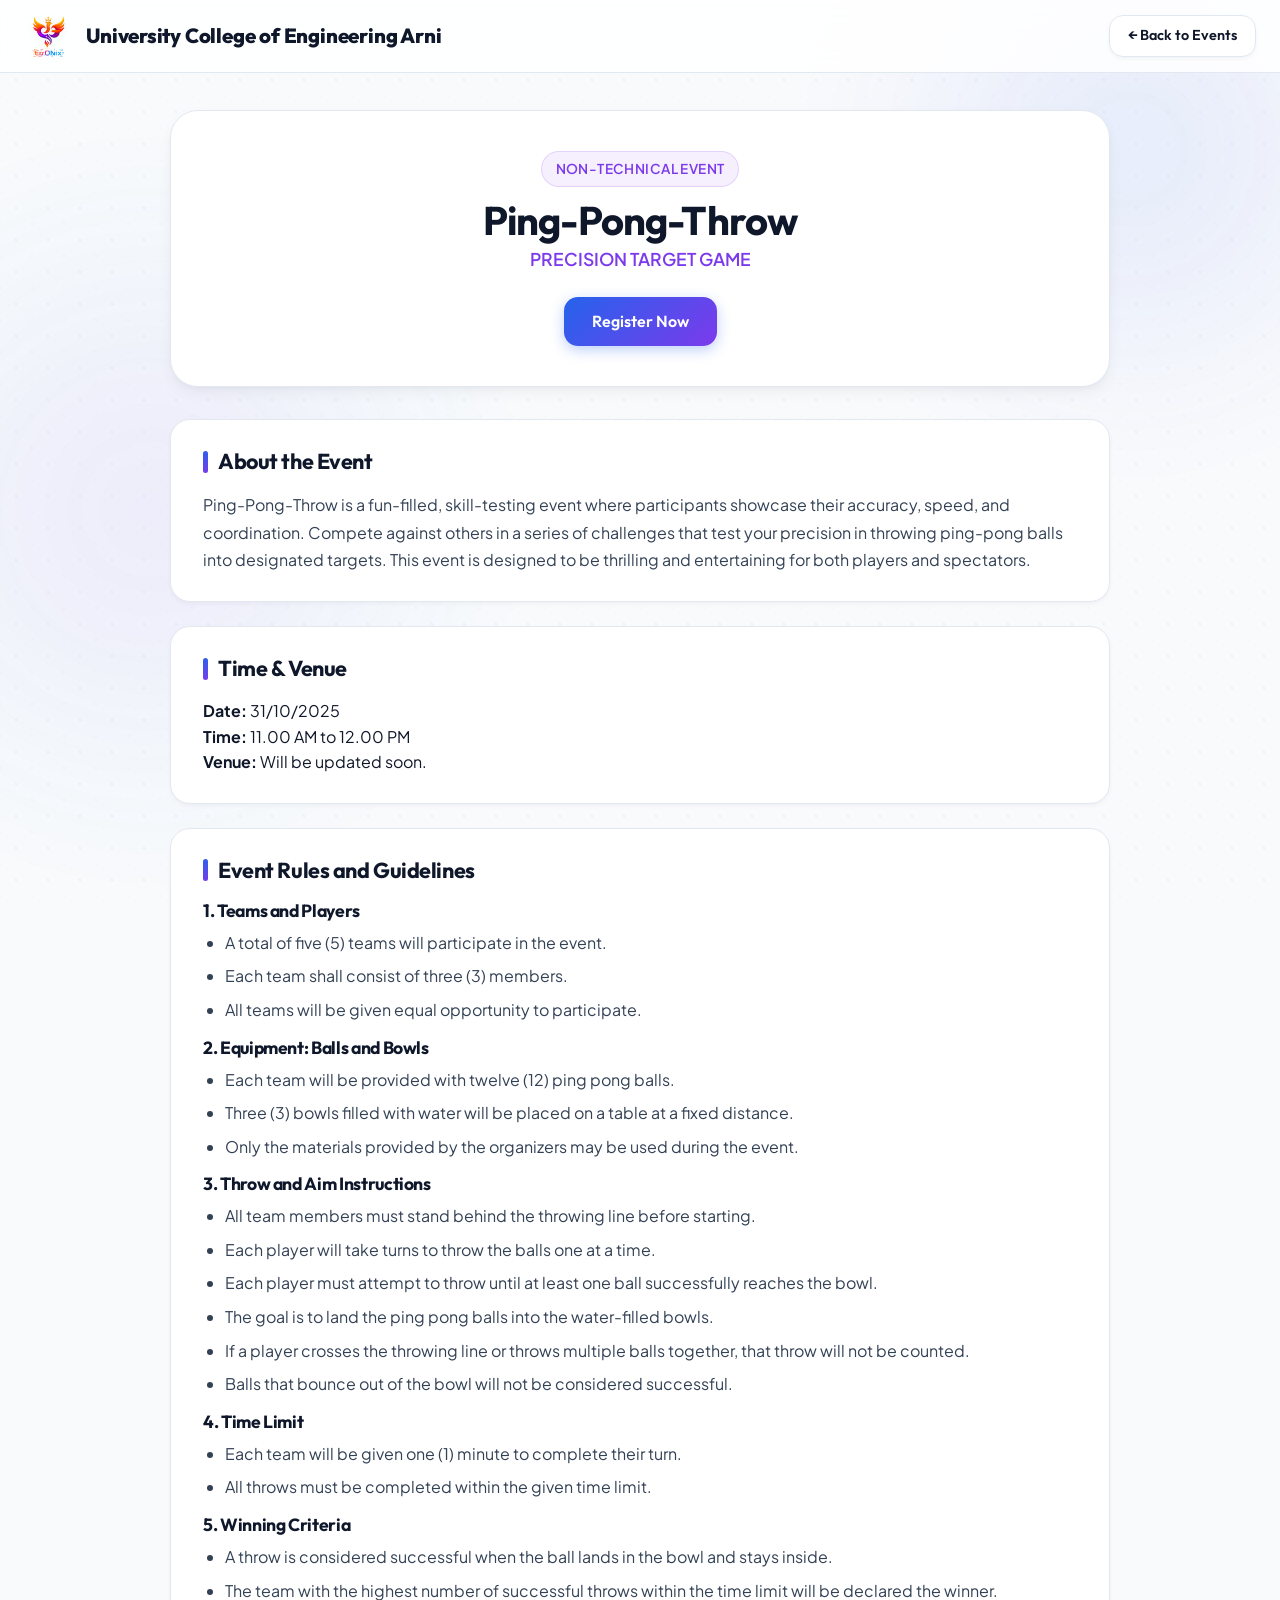
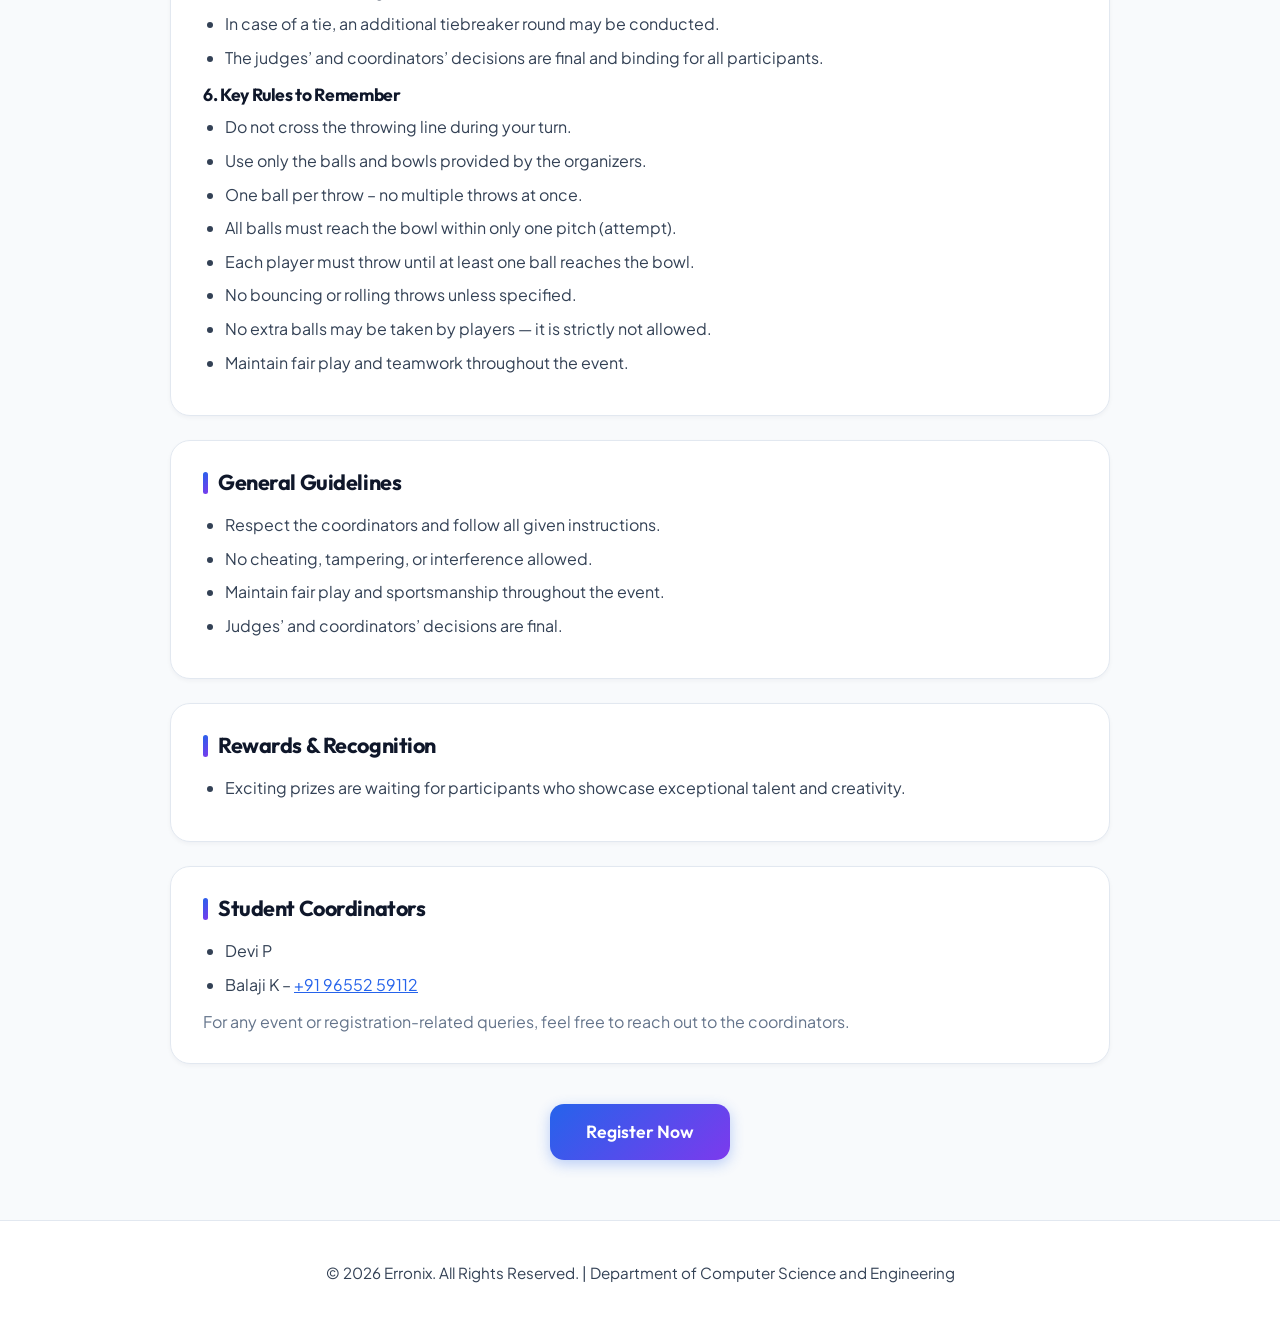
<file: Non-technical-events/pingpong.html>
<!DOCTYPE html>
<html lang="en">
<head>
  <meta charset="UTF-8" />
  <meta name="viewport" content="width=device-width, initial-scale=1.0"/>
  <title>Ping-Pong-Throw | Erronix 2K26</title>
  <link rel="icon" type="image/x-icon" href="../assets/weblogofinal.png">
  <link rel="stylesheet" href="../assets/css/design-system.css">
  
  <style>
    .event-page-container {
      max-width: 980px;
      margin: 110px auto 60px auto;
      padding: 0 20px;
    }

    .event-hero-card {
      background: var(--bg-surface);
      border: 1px solid var(--border-light);
      border-radius: var(--radius-xl);
      padding: 40px;
      box-shadow: var(--shadow-md);
      margin-bottom: 32px;
      text-align: center;
    }

    .event-section-card {
      background: var(--bg-surface);
      border: 1px solid var(--border-light);
      border-radius: var(--radius-lg);
      padding: 28px 32px;
      box-shadow: var(--shadow-sm);
      margin-bottom: 24px;
      transition: border-color var(--transition-fast);
    }

    .event-section-card:hover {
      border-color: var(--border-accent);
    }

    .event-section-title {
      font-size: 1.35rem;
      color: var(--primary-navy);
      margin-bottom: 16px;
      display: flex;
      align-items: center;
      gap: 10px;
    }

    .event-section-title::before {
      content: "";
      display: inline-block;
      width: 5px;
      height: 22px;
      background: var(--gradient-primary);
      border-radius: 4px;
    }

    ul, ol {
      padding-left: 22px;
      margin-bottom: 12px;
    }

    li {
      margin-bottom: 8px;
      color: var(--text-secondary);
      line-height: 1.6;
    }

    a {
      color: var(--brand-blue);
      text-decoration: underline;
    }
  </style>
</head>
<body>

  <!-- Decorative Light Blobs -->
  <div class="bg-blob bg-blob-1"></div>
  <div class="bg-blob bg-blob-2"></div>

  <!-- Navigation Bar -->
  <header class="navbar-custom">
    <div class="nav-container">
      <a href="../index.html" class="nav-brand">
        <img src="../assets/mainlogo1.png" alt="Erronix Logo" class="nav-logo-img">
        <span class="nav-college-title">University College of Engineering Arni</span>
      </a>

      <a href="../index.html#events" class="btn-secondary" style="padding: 8px 18px; font-size: 0.9rem;">
        &larr; Back to Events
      </a>
    </div>
  </header>

  <!-- Main Event Content -->
  <main class="event-page-container">
    
    <!-- Hero Header -->
    <div class="event-hero-card">
      <span class="badge-tag badge-violet mb-2">Non-Technical Event</span>
      <h1 style="font-size: 2.5rem; color: var(--primary-navy); margin-top: 8px;">Ping-Pong-Throw</h1>
      <p style="font-size: 1.1rem; color: var(--brand-violet); font-weight: 600;">PRECISION TARGET GAME</p>
      
      <div style="margin-top: 24px;">
        <a href="https://docs.google.com/forms/d/e/1FAIpQLSeVVcMIacGliQJLwqJHbGX9MfFLpU1Rz8WBMtshO1jCIdKPGQ/viewform" 
           target="_blank" rel="noopener noreferrer" class="btn-primary">
          Register Now
        </a>
      </div>
    </div>

    <!-- About Section -->
    <div class="event-section-card">
      <h2 class="event-section-title">About the Event</h2>
      <p style="color: var(--text-secondary); line-height: 1.7;">
        Ping-Pong-Throw is a fun-filled, skill-testing event where participants showcase their accuracy, 
        speed, and coordination. Compete against others in a series of challenges that test your precision 
        in throwing ping-pong balls into designated targets. This event is designed to be thrilling and 
        entertaining for both players and spectators.
      </p>
    </div>

    <!-- Time & Venue -->
    <div class="event-section-card">
      <h2 class="event-section-title">Time & Venue</h2>
      <p><b>Date:</b> 31/10/2025</p>
      <p><b>Time:</b> 11.00 AM to 12.00 PM</p>
      <p><b>Venue:</b> Will be updated soon.</p>
    </div>

    <!-- Event Rules and Guidelines -->
    <div class="event-section-card">
      <h2 class="event-section-title">Event Rules and Guidelines</h2>

      <h3 style="font-size: 1.1rem; color: var(--primary-navy); margin-top: 14px; margin-bottom: 8px;">1. Teams and Players</h3>
      <ul>
        <li>A total of five (5) teams will participate in the event.</li>
        <li>Each team shall consist of three (3) members.</li>
        <li>All teams will be given equal opportunity to participate.</li>
      </ul>

      <h3 style="font-size: 1.1rem; color: var(--primary-navy); margin-top: 14px; margin-bottom: 8px;">2. Equipment: Balls and Bowls</h3>
      <ul>
        <li>Each team will be provided with twelve (12) ping pong balls.</li>
        <li>Three (3) bowls filled with water will be placed on a table at a fixed distance.</li>
        <li>Only the materials provided by the organizers may be used during the event.</li>
      </ul>

      <h3 style="font-size: 1.1rem; color: var(--primary-navy); margin-top: 14px; margin-bottom: 8px;">3. Throw and Aim Instructions</h3>
      <ul>
        <li>All team members must stand behind the throwing line before starting.</li>
        <li>Each player will take turns to throw the balls one at a time.</li>
        <li>Each player must attempt to throw until at least one ball successfully reaches the bowl.</li>
        <li>The goal is to land the ping pong balls into the water-filled bowls.</li>
        <li>If a player crosses the throwing line or throws multiple balls together, that throw will not be counted.</li>
        <li>Balls that bounce out of the bowl will not be considered successful.</li>
      </ul>

      <h3 style="font-size: 1.1rem; color: var(--primary-navy); margin-top: 14px; margin-bottom: 8px;">4. Time Limit</h3>
      <ul>
        <li>Each team will be given one (1) minute to complete their turn.</li>
        <li>All throws must be completed within the given time limit.</li>
      </ul>

      <h3 style="font-size: 1.1rem; color: var(--primary-navy); margin-top: 14px; margin-bottom: 8px;">5. Winning Criteria</h3>
      <ul>
        <li>A throw is considered successful when the ball lands in the bowl and stays inside.</li>
        <li>The team with the highest number of successful throws within the time limit will be declared the winner.</li>
        <li>In case of a tie, an additional tiebreaker round may be conducted.</li>
        <li>The judges’ and coordinators’ decisions are final and binding for all participants.</li>
      </ul>

      <h3 style="font-size: 1.1rem; color: var(--primary-navy); margin-top: 14px; margin-bottom: 8px;">6. Key Rules to Remember</h3>
      <ul>
        <li>Do not cross the throwing line during your turn.</li>
        <li>Use only the balls and bowls provided by the organizers.</li>
        <li>One ball per throw – no multiple throws at once.</li>
        <li>All balls must reach the bowl within only one pitch (attempt).</li>
        <li>Each player must throw until at least one ball reaches the bowl.</li>
        <li>No bouncing or rolling throws unless specified.</li>
        <li>No extra balls may be taken by players — it is strictly not allowed.</li>
        <li>Maintain fair play and teamwork throughout the event.</li>
      </ul>
    </div>

    <!-- General Guidelines -->
    <div class="event-section-card">
      <h2 class="event-section-title">General Guidelines</h2>
      <ul>
        <li>Respect the coordinators and follow all given instructions.</li>
        <li>No cheating, tampering, or interference allowed.</li>
        <li>Maintain fair play and sportsmanship throughout the event.</li>
        <li>Judges’ and coordinators’ decisions are final.</li>
      </ul>
    </div>

    <!-- Rewards & Recognition -->
    <div class="event-section-card">
      <h2 class="event-section-title">Rewards & Recognition</h2>
      <ul>
        <li>Exciting prizes are waiting for participants who showcase exceptional talent and creativity.</li>
      </ul>
    </div>

    <!-- Student Coordinators -->
    <div class="event-section-card">
      <h2 class="event-section-title">Student Coordinators</h2>
      <ul>
        <li>Devi P</li>
        <li>Balaji K – <a href="tel:+919655259112">+91 96552 59112</a></li>
      </ul>
      <p style="margin-top: 10px; color: var(--text-muted);">
        For any event or registration-related queries, feel free to reach out to the coordinators.
      </p>
    </div>

    <!-- CTA Register -->
    <div style="text-align: center; margin-top: 40px;">
      <a href="https://docs.google.com/forms/d/e/1FAIpQLSeVVcMIacGliQJLwqJHbGX9MfFLpU1Rz8WBMtshO1jCIdKPGQ/viewform" 
         target="_blank" rel="noopener noreferrer" class="btn-primary" style="padding: 14px 36px; font-size: 1.1rem;">
        Register Now
      </a>
    </div>
  </main>

  <!-- Footer -->
  <footer style="text-align: center; padding: 40px 20px; border-top: 1px solid var(--border-light); background: var(--bg-surface); margin-top: 60px;">
    <p style="color: var(--text-secondary); font-size: 0.95rem;">
      &copy; 2026 Erronix. All Rights Reserved. | Department of Computer Science and Engineering
    </p>
  </footer>
</body>
</html>
</file>
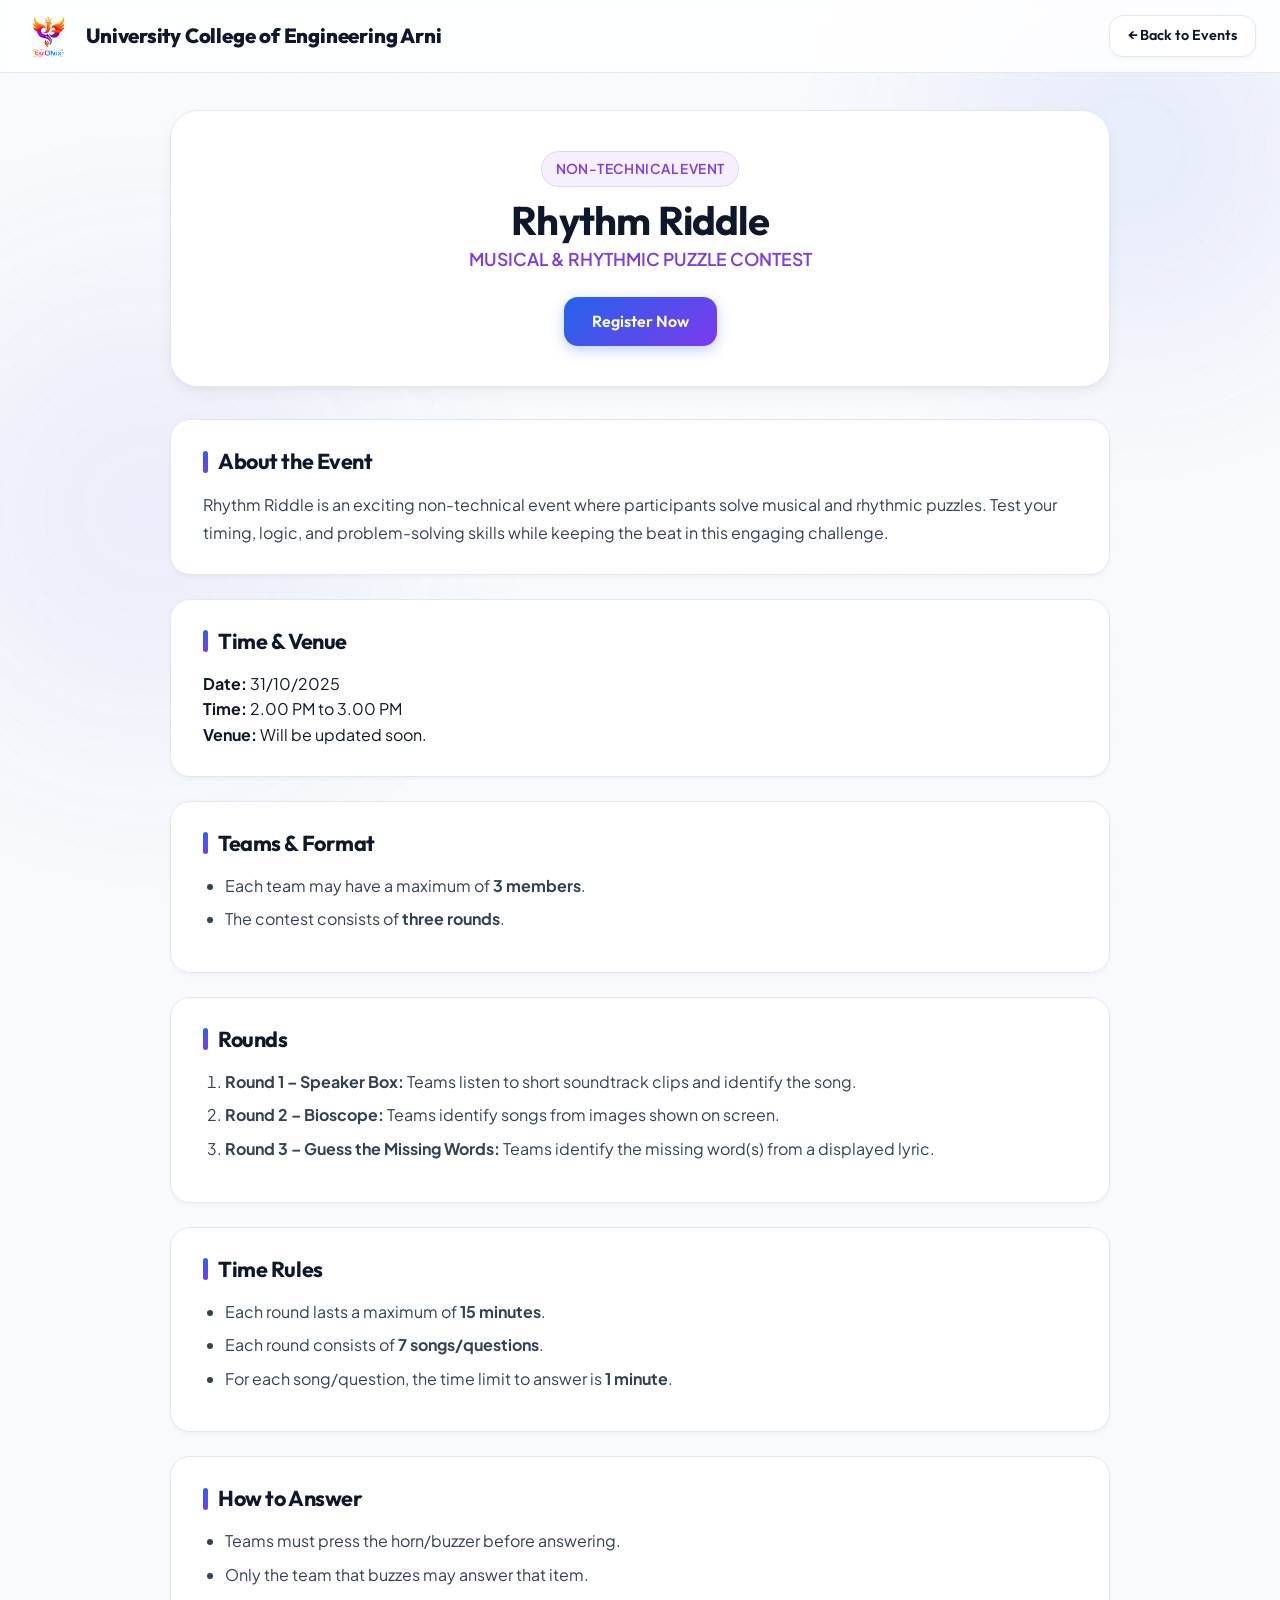
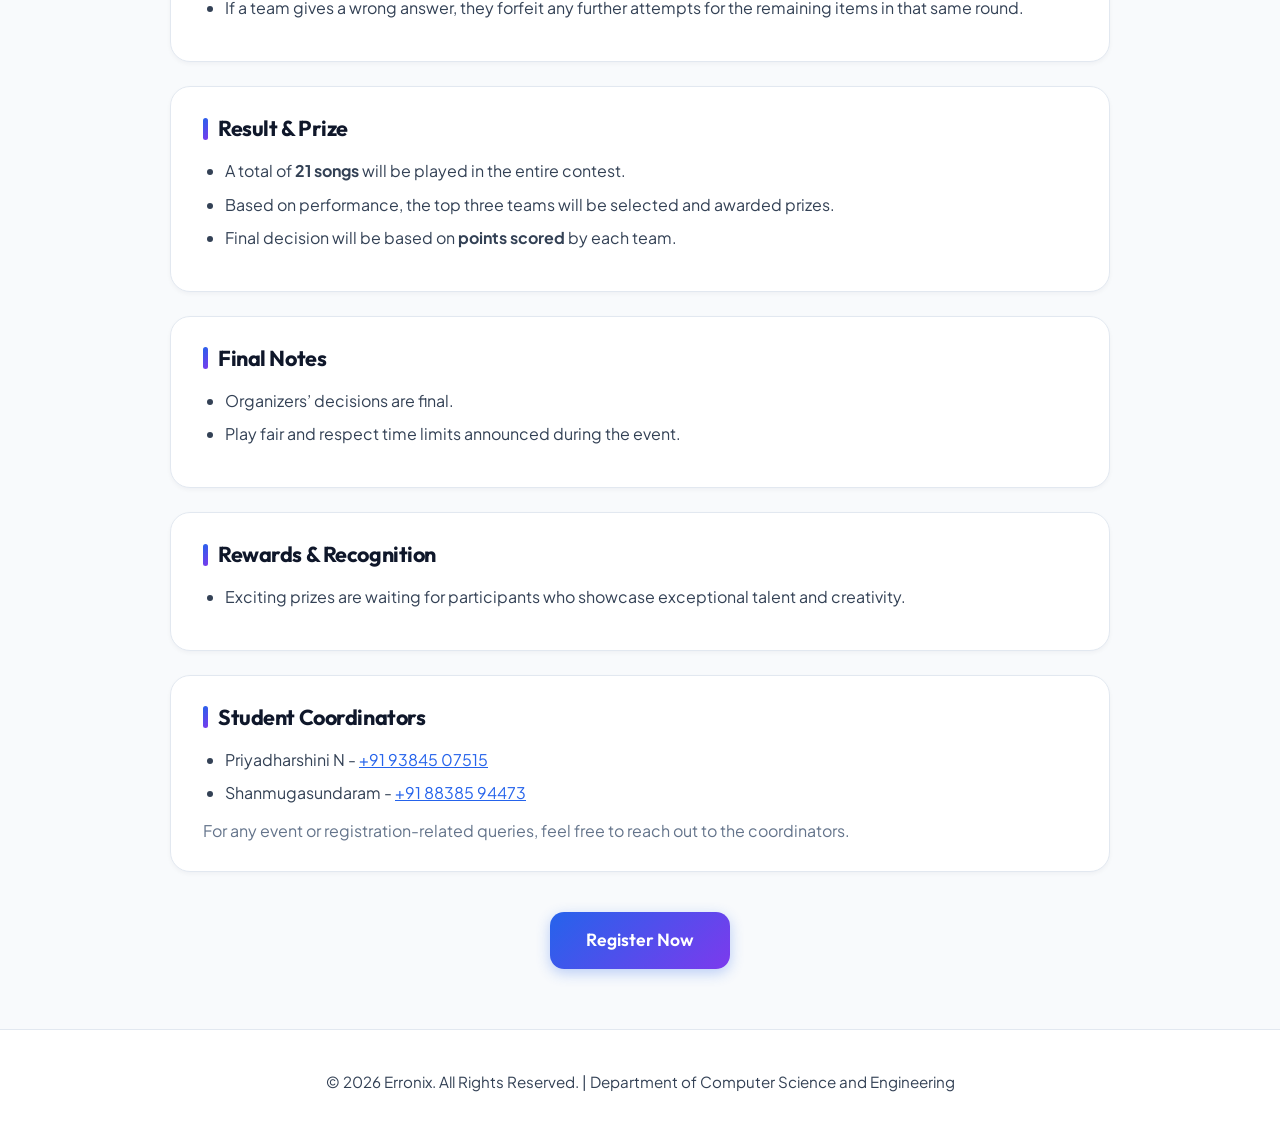
<file: Non-technical-events/rythmriddle.html>
<!DOCTYPE html>
<html lang="en">
<head>
  <meta charset="UTF-8" />
  <meta name="viewport" content="width=device-width, initial-scale=1.0"/>
  <title>Rhythm Riddle | Erronix 2K26</title>
  <link rel="icon" type="image/x-icon" href="../assets/weblogofinal.png">
  <link rel="stylesheet" href="../assets/css/design-system.css">
  
  <style>
    .event-page-container {
      max-width: 980px;
      margin: 110px auto 60px auto;
      padding: 0 20px;
    }

    .event-hero-card {
      background: var(--bg-surface);
      border: 1px solid var(--border-light);
      border-radius: var(--radius-xl);
      padding: 40px;
      box-shadow: var(--shadow-md);
      margin-bottom: 32px;
      text-align: center;
    }

    .event-section-card {
      background: var(--bg-surface);
      border: 1px solid var(--border-light);
      border-radius: var(--radius-lg);
      padding: 28px 32px;
      box-shadow: var(--shadow-sm);
      margin-bottom: 24px;
      transition: border-color var(--transition-fast);
    }

    .event-section-card:hover {
      border-color: var(--border-accent);
    }

    .event-section-title {
      font-size: 1.35rem;
      color: var(--primary-navy);
      margin-bottom: 16px;
      display: flex;
      align-items: center;
      gap: 10px;
    }

    .event-section-title::before {
      content: "";
      display: inline-block;
      width: 5px;
      height: 22px;
      background: var(--gradient-primary);
      border-radius: 4px;
    }

    ul, ol {
      padding-left: 22px;
      margin-bottom: 12px;
    }

    li {
      margin-bottom: 8px;
      color: var(--text-secondary);
      line-height: 1.6;
    }

    a {
      color: var(--brand-blue);
      text-decoration: underline;
    }
  </style>
</head>
<body>

  <!-- Decorative Light Blobs -->
  <div class="bg-blob bg-blob-1"></div>
  <div class="bg-blob bg-blob-2"></div>

  <!-- Navigation Bar -->
  <header class="navbar-custom">
    <div class="nav-container">
      <a href="../index.html" class="nav-brand">
        <img src="../assets/mainlogo1.png" alt="Erronix Logo" class="nav-logo-img">
        <span class="nav-college-title">University College of Engineering Arni</span>
      </a>

      <a href="../index.html#events" class="btn-secondary" style="padding: 8px 18px; font-size: 0.9rem;">
        &larr; Back to Events
      </a>
    </div>
  </header>

  <!-- Main Event Content -->
  <main class="event-page-container">
    
    <!-- Hero Header -->
    <div class="event-hero-card">
      <span class="badge-tag badge-violet mb-2">Non-Technical Event</span>
      <h1 style="font-size: 2.5rem; color: var(--primary-navy); margin-top: 8px;">Rhythm Riddle</h1>
      <p style="font-size: 1.1rem; color: var(--brand-violet); font-weight: 600;">MUSICAL & RHYTHMIC PUZZLE CONTEST</p>
      
      <div style="margin-top: 24px;">
        <a href="https://docs.google.com/forms/d/e/1FAIpQLSeVVcMIacGliQJLwqJHbGX9MfFLpU1Rz8WBMtshO1jCIdKPGQ/viewform" 
           target="_blank" rel="noopener noreferrer" class="btn-primary">
          Register Now
        </a>
      </div>
    </div>

    <!-- About Section -->
    <div class="event-section-card">
      <h2 class="event-section-title">About the Event</h2>
      <p style="color: var(--text-secondary); line-height: 1.7;">
        Rhythm Riddle is an exciting non-technical event where participants solve musical and rhythmic puzzles. 
        Test your timing, logic, and problem-solving skills while keeping the beat in this engaging challenge.
      </p>
    </div>

    <!-- Time & Venue -->
    <div class="event-section-card">
      <h2 class="event-section-title">Time & Venue</h2>
      <p><b>Date:</b> 31/10/2025</p>
      <p><b>Time:</b> 2.00 PM to 3.00 PM</p>
      <p><b>Venue:</b> Will be updated soon.</p>
    </div>

    <!-- Teams & Format -->
    <div class="event-section-card">
      <h2 class="event-section-title">Teams & Format</h2>
      <ul>
        <li>Each team may have a maximum of <b>3 members</b>.</li>
        <li>The contest consists of <b>three rounds</b>.</li>
      </ul>
    </div>

    <!-- Rounds -->
    <div class="event-section-card">
      <h2 class="event-section-title">Rounds</h2>
      <ol>
        <li><b>Round 1 – Speaker Box:</b> Teams listen to short soundtrack clips and identify the song.</li>
        <li><b>Round 2 – Bioscope:</b> Teams identify songs from images shown on screen.</li>
        <li><b>Round 3 – Guess the Missing Words:</b> Teams identify the missing word(s) from a displayed lyric.</li>
      </ol>
    </div>

    <!-- Time Rules -->
    <div class="event-section-card">
      <h2 class="event-section-title">Time Rules</h2>
      <ul>
        <li>Each round lasts a maximum of <b>15 minutes</b>.</li>
        <li>Each round consists of <b>7 songs/questions</b>.</li>
        <li>For each song/question, the time limit to answer is <b>1 minute</b>.</li>
      </ul>
    </div>

    <!-- How to Answer -->
    <div class="event-section-card">
      <h2 class="event-section-title">How to Answer</h2>
      <ul>
        <li>Teams must press the horn/buzzer before answering.</li>
        <li>Only the team that buzzes may answer that item.</li>
        <li>If a team gives a wrong answer, they forfeit any further attempts for the remaining items in that same round.</li>
      </ul>
    </div>

    <!-- Result & Prize -->
    <div class="event-section-card">
      <h2 class="event-section-title">Result & Prize</h2>
      <ul>
        <li>A total of <b>21 songs</b> will be played in the entire contest.</li>
        <li>Based on performance, the top three teams will be selected and awarded prizes.</li>
        <li>Final decision will be based on <b>points scored</b> by each team.</li>
      </ul>
    </div>

    <!-- Final Notes -->
    <div class="event-section-card">
      <h2 class="event-section-title">Final Notes</h2>
      <ul>
        <li>Organizers’ decisions are final.</li>
        <li>Play fair and respect time limits announced during the event.</li>
      </ul>
    </div>

    <!-- Rewards & Recognition -->
    <div class="event-section-card">
      <h2 class="event-section-title">Rewards & Recognition</h2>
      <ul>
        <li>Exciting prizes are waiting for participants who showcase exceptional talent and creativity.</li>
      </ul>
    </div>

    <!-- Student Coordinators -->
    <div class="event-section-card">
      <h2 class="event-section-title">Student Coordinators</h2>
      <ul>
        <li>Priyadharshini N - <a href="tel:+919384507515">+91 93845 07515</a></li>
        <li>Shanmugasundaram - <a href="tel:+918838594473">+91 88385 94473</a></li>
      </ul>
      <p style="margin-top: 10px; color: var(--text-muted);">
        For any event or registration-related queries, feel free to reach out to the coordinators.
      </p>
    </div>

    <!-- CTA Register -->
    <div style="text-align: center; margin-top: 40px;">
      <a href="https://docs.google.com/forms/d/e/1FAIpQLSeVVcMIacGliQJLwqJHbGX9MfFLpU1Rz8WBMtshO1jCIdKPGQ/viewform" 
         target="_blank" rel="noopener noreferrer" class="btn-primary" style="padding: 14px 36px; font-size: 1.1rem;">
        Register Now
      </a>
    </div>
  </main>

  <!-- Footer -->
  <footer style="text-align: center; padding: 40px 20px; border-top: 1px solid var(--border-light); background: var(--bg-surface); margin-top: 60px;">
    <p style="color: var(--text-secondary); font-size: 0.95rem;">
      &copy; 2026 Erronix. All Rights Reserved. | Department of Computer Science and Engineering
    </p>
  </footer>
</body>
</html>
</file>
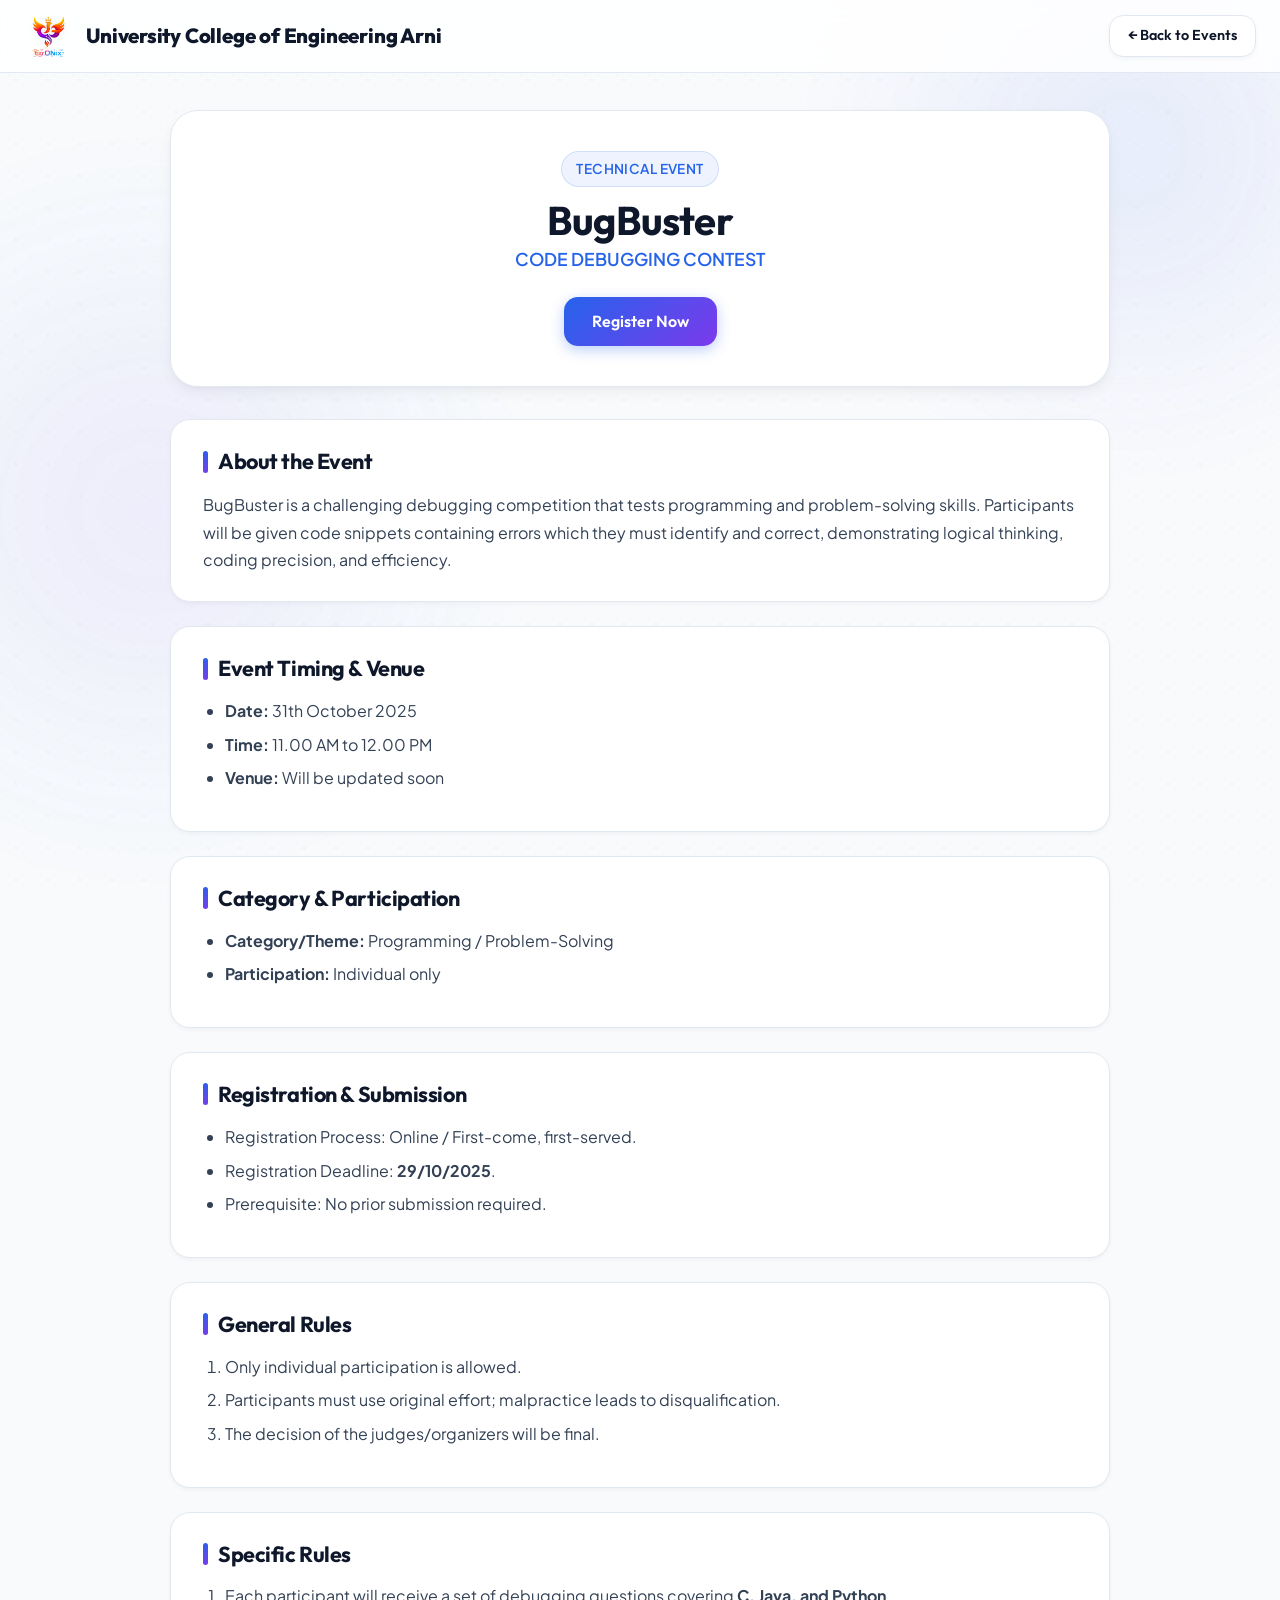
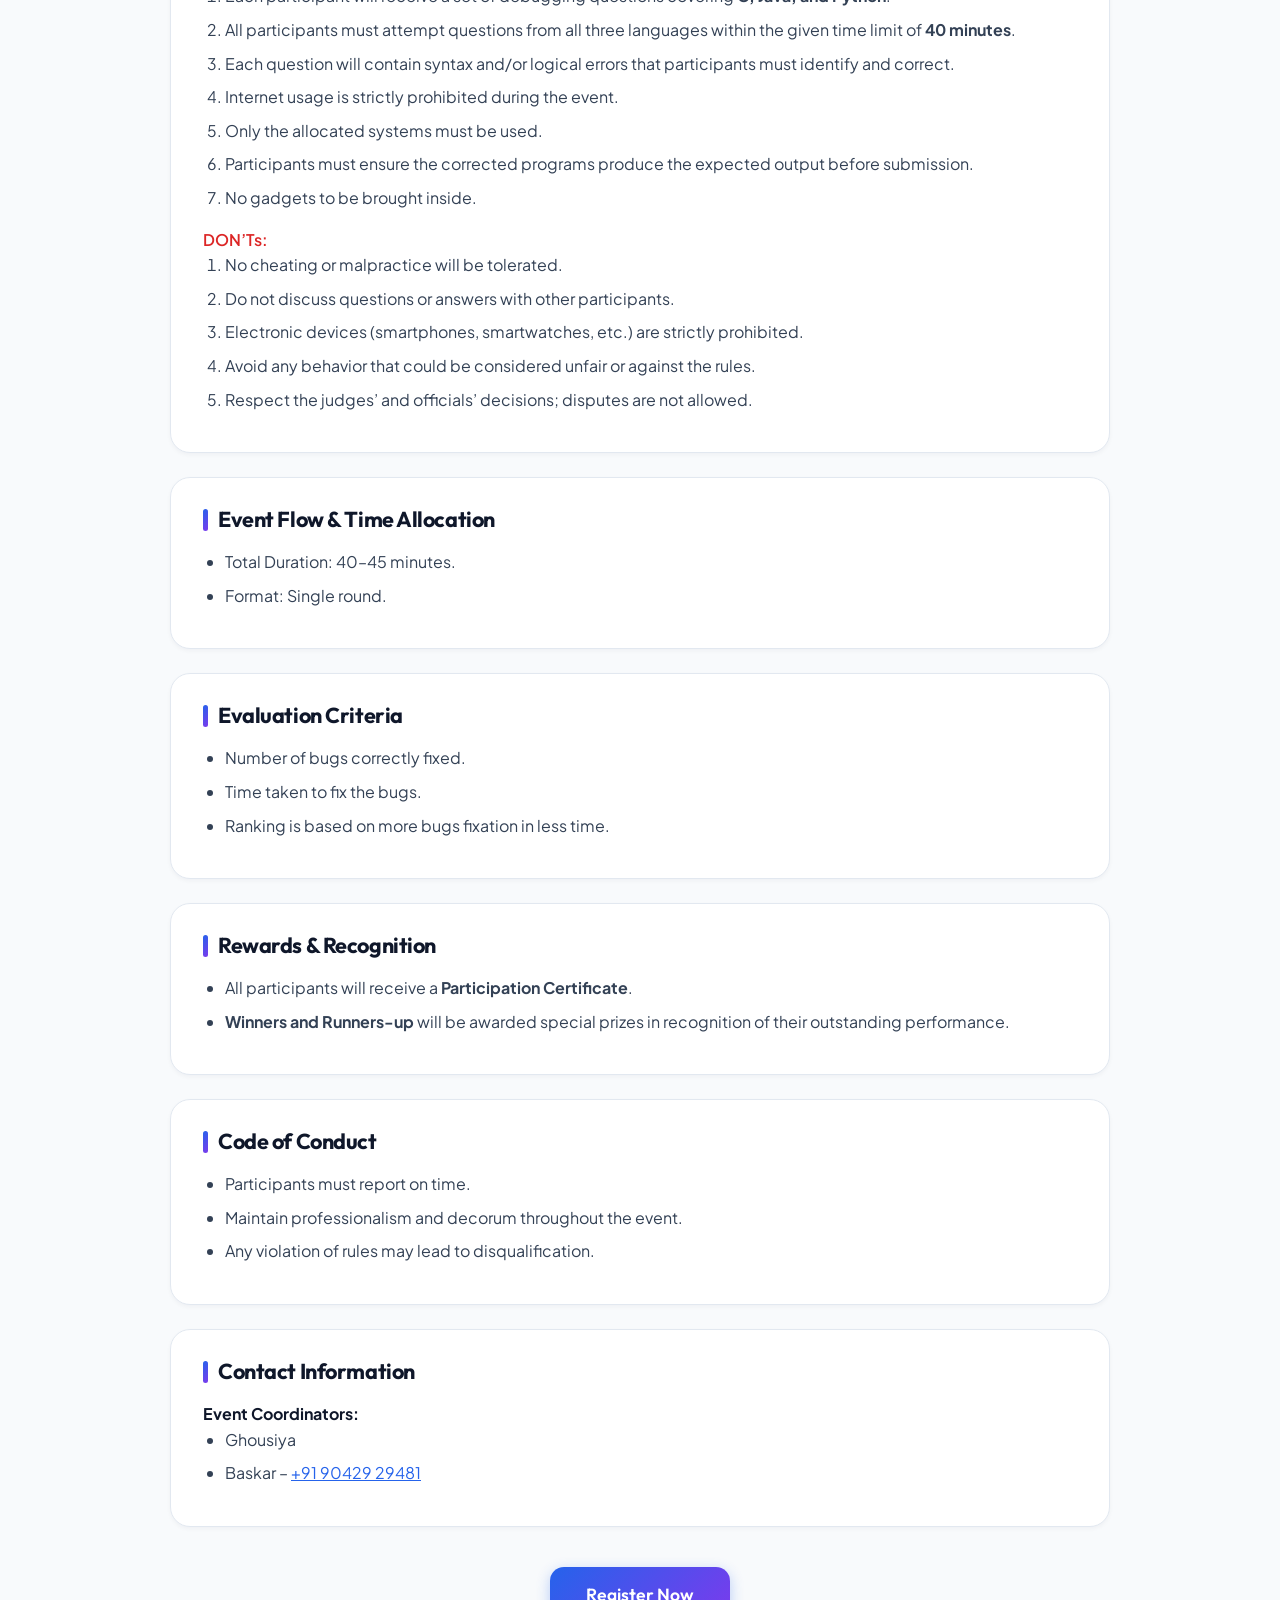
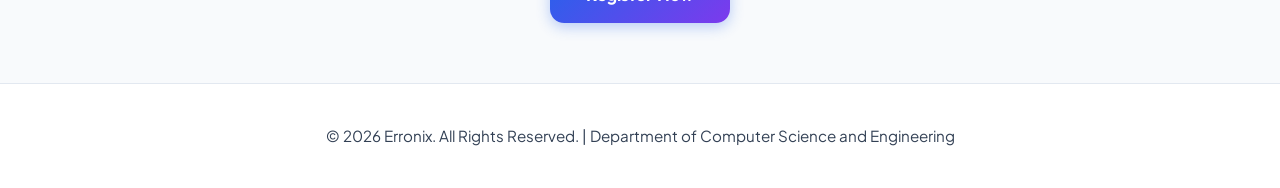
<file: Technical-events/bugbuster.html>
<!DOCTYPE html>
<html lang="en">
<head>
  <meta charset="UTF-8" />
  <meta name="viewport" content="width=device-width, initial-scale=1.0"/>
  <title>BugBuster — Debugging | Erronix 2K26</title>
  <link rel="icon" type="image/x-icon" href="../assets/weblogofinal.png">
  <link rel="stylesheet" href="../assets/css/design-system.css">
  
  <style>
    .event-page-container {
      max-width: 980px;
      margin: 110px auto 60px auto;
      padding: 0 20px;
    }

    .event-hero-card {
      background: var(--bg-surface);
      border: 1px solid var(--border-light);
      border-radius: var(--radius-xl);
      padding: 40px;
      box-shadow: var(--shadow-md);
      margin-bottom: 32px;
      text-align: center;
    }

    .event-section-card {
      background: var(--bg-surface);
      border: 1px solid var(--border-light);
      border-radius: var(--radius-lg);
      padding: 28px 32px;
      box-shadow: var(--shadow-sm);
      margin-bottom: 24px;
      transition: border-color var(--transition-fast);
    }

    .event-section-card:hover {
      border-color: var(--border-accent);
    }

    .event-section-title {
      font-size: 1.35rem;
      color: var(--primary-navy);
      margin-bottom: 16px;
      display: flex;
      align-items: center;
      gap: 10px;
    }

    .event-section-title::before {
      content: "";
      display: inline-block;
      width: 5px;
      height: 22px;
      background: var(--gradient-primary);
      border-radius: 4px;
    }

    ul, ol {
      padding-left: 22px;
      margin-bottom: 12px;
    }

    li {
      margin-bottom: 8px;
      color: var(--text-secondary);
      line-height: 1.6;
    }

    a {
      color: var(--brand-blue);
      text-decoration: underline;
    }
  </style>
</head>
<body>

  <!-- Decorative Light Blobs -->
  <div class="bg-blob bg-blob-1"></div>
  <div class="bg-blob bg-blob-2"></div>

  <!-- Navigation Bar -->
  <header class="navbar-custom">
    <div class="nav-container">
      <a href="../index.html" class="nav-brand">
        <img src="../assets/mainlogo1.png" alt="Erronix Logo" class="nav-logo-img">
        <span class="nav-college-title">University College of Engineering Arni</span>
      </a>

      <a href="../index.html#events" class="btn-secondary" style="padding: 8px 18px; font-size: 0.9rem;">
        &larr; Back to Events
      </a>
    </div>
  </header>

  <!-- Main Event Content -->
  <main class="event-page-container">
    
    <!-- Hero Header -->
    <div class="event-hero-card">
      <span class="badge-tag mb-2">Technical Event</span>
      <h1 style="font-size: 2.5rem; color: var(--primary-navy); margin-top: 8px;">BugBuster</h1>
      <p style="font-size: 1.1rem; color: var(--brand-blue); font-weight: 600;">CODE DEBUGGING CONTEST</p>
      
      <div style="margin-top: 24px;">
        <a href="https://docs.google.com/forms/d/e/1FAIpQLSeVVcMIacGliQJLwqJHbGX9MfFLpU1Rz8WBMtshO1jCIdKPGQ/viewform" 
           target="_blank" rel="noopener noreferrer" class="btn-primary">
          Register Now
        </a>
      </div>
    </div>

    <!-- About Section -->
    <div class="event-section-card">
      <h2 class="event-section-title">About the Event</h2>
      <p style="color: var(--text-secondary); line-height: 1.7;">
        BugBuster is a challenging debugging competition that tests programming and problem-solving skills. 
        Participants will be given code snippets containing errors which they must identify and correct, demonstrating logical thinking, coding precision, and efficiency.
      </p>
    </div>

    <!-- Event Timing & Venue -->
    <div class="event-section-card">
      <h2 class="event-section-title">Event Timing & Venue</h2>
      <ul>
        <li><b>Date:</b> 31th October 2025</li>
        <li><b>Time:</b> 11.00 AM to 12.00 PM</li>
        <li><b>Venue:</b> Will be updated soon</li>
      </ul>
    </div>

    <!-- Category & Participation -->
    <div class="event-section-card">
      <h2 class="event-section-title">Category & Participation</h2>
      <ul>
        <li><b>Category/Theme:</b> Programming / Problem-Solving</li>
        <li><b>Participation:</b> Individual only</li>
      </ul>
    </div>

    <!-- Registration & Submission -->
    <div class="event-section-card">
      <h2 class="event-section-title">Registration & Submission</h2>
      <ul>
        <li>Registration Process: Online / First-come, first-served.</li>
        <li>Registration Deadline: <b>29/10/2025</b>.</li>
        <li>Prerequisite: No prior submission required.</li>
      </ul>
    </div>

    <!-- General Rules -->
    <div class="event-section-card">
      <h2 class="event-section-title">General Rules</h2>
      <ol>
        <li>Only individual participation is allowed.</li>
        <li>Participants must use original effort; malpractice leads to disqualification.</li>
        <li>The decision of the judges/organizers will be final.</li>
      </ol>
    </div>

    <!-- Specific Rules -->
    <div class="event-section-card">
      <h2 class="event-section-title">Specific Rules</h2>
      <ol>
        <li>Each participant will receive a set of debugging questions covering <b>C, Java, and Python</b>.</li>
        <li>All participants must attempt questions from all three languages within the given time limit of <b>40 minutes</b>.</li>
        <li>Each question will contain syntax and/or logical errors that participants must identify and correct.</li>
        <li>Internet usage is strictly prohibited during the event.</li>
        <li>Only the allocated systems must be used.</li>
        <li>Participants must ensure the corrected programs produce the expected output before submission.</li>
        <li>No gadgets to be brought inside.</li>
      </ol>
      <p style="margin-top: 16px; font-weight: 600; color: #DC2626;">DON’Ts:</p>
      <ol>
        <li>No cheating or malpractice will be tolerated.</li>
        <li>Do not discuss questions or answers with other participants.</li>
        <li>Electronic devices (smartphones, smartwatches, etc.) are strictly prohibited.</li>
        <li>Avoid any behavior that could be considered unfair or against the rules.</li>
        <li>Respect the judges’ and officials’ decisions; disputes are not allowed.</li>
      </ol>
    </div>

    <!-- Event Flow -->
    <div class="event-section-card">
      <h2 class="event-section-title">Event Flow & Time Allocation</h2>
      <ul>
        <li>Total Duration: 40–45 minutes.</li>
        <li>Format: Single round.</li>
      </ul>
    </div>

    <!-- Evaluation Criteria -->
    <div class="event-section-card">
      <h2 class="event-section-title">Evaluation Criteria</h2>
      <ul>
        <li>Number of bugs correctly fixed.</li>
        <li>Time taken to fix the bugs.</li>
        <li>Ranking is based on more bugs fixation in less time.</li>
      </ul>
    </div>

    <!-- Rewards & Recognition -->
    <div class="event-section-card">
      <h2 class="event-section-title">Rewards & Recognition</h2>
      <ul>
        <li>All participants will receive a <b>Participation Certificate</b>.</li>
        <li><b>Winners and Runners-up</b> will be awarded special prizes in recognition of their outstanding performance.</li>
      </ul>
    </div>

    <!-- Code of Conduct -->
    <div class="event-section-card">
      <h2 class="event-section-title">Code of Conduct</h2>
      <ul>
        <li>Participants must report on time.</li>
        <li>Maintain professionalism and decorum throughout the event.</li>
        <li>Any violation of rules may lead to disqualification.</li>
      </ul>
    </div>

    <!-- Contact Info -->
    <div class="event-section-card">
      <h2 class="event-section-title">Contact Information</h2>
      <p><b>Event Coordinators:</b></p>
      <ul>
        <li>Ghousiya</li>
        <li>Baskar – <a href="tel:+919042929481">+91 90429 29481</a></li>
      </ul>
    </div>

    <!-- CTA Register -->
    <div style="text-align: center; margin-top: 40px;">
      <a href="https://docs.google.com/forms/d/e/1FAIpQLSeVVcMIacGliQJLwqJHbGX9MfFLpU1Rz8WBMtshO1jCIdKPGQ/viewform" 
         target="_blank" rel="noopener noreferrer" class="btn-primary" style="padding: 14px 36px; font-size: 1.1rem;">
        Register Now
      </a>
    </div>
  </main>

  <!-- Footer -->
  <footer style="text-align: center; padding: 40px 20px; border-top: 1px solid var(--border-light); background: var(--bg-surface); margin-top: 60px;">
    <p style="color: var(--text-secondary); font-size: 0.95rem;">
      &copy; 2026 Erronix. All Rights Reserved. | Department of Computer Science and Engineering
    </p>
  </footer>
</body>
</html>
</file>
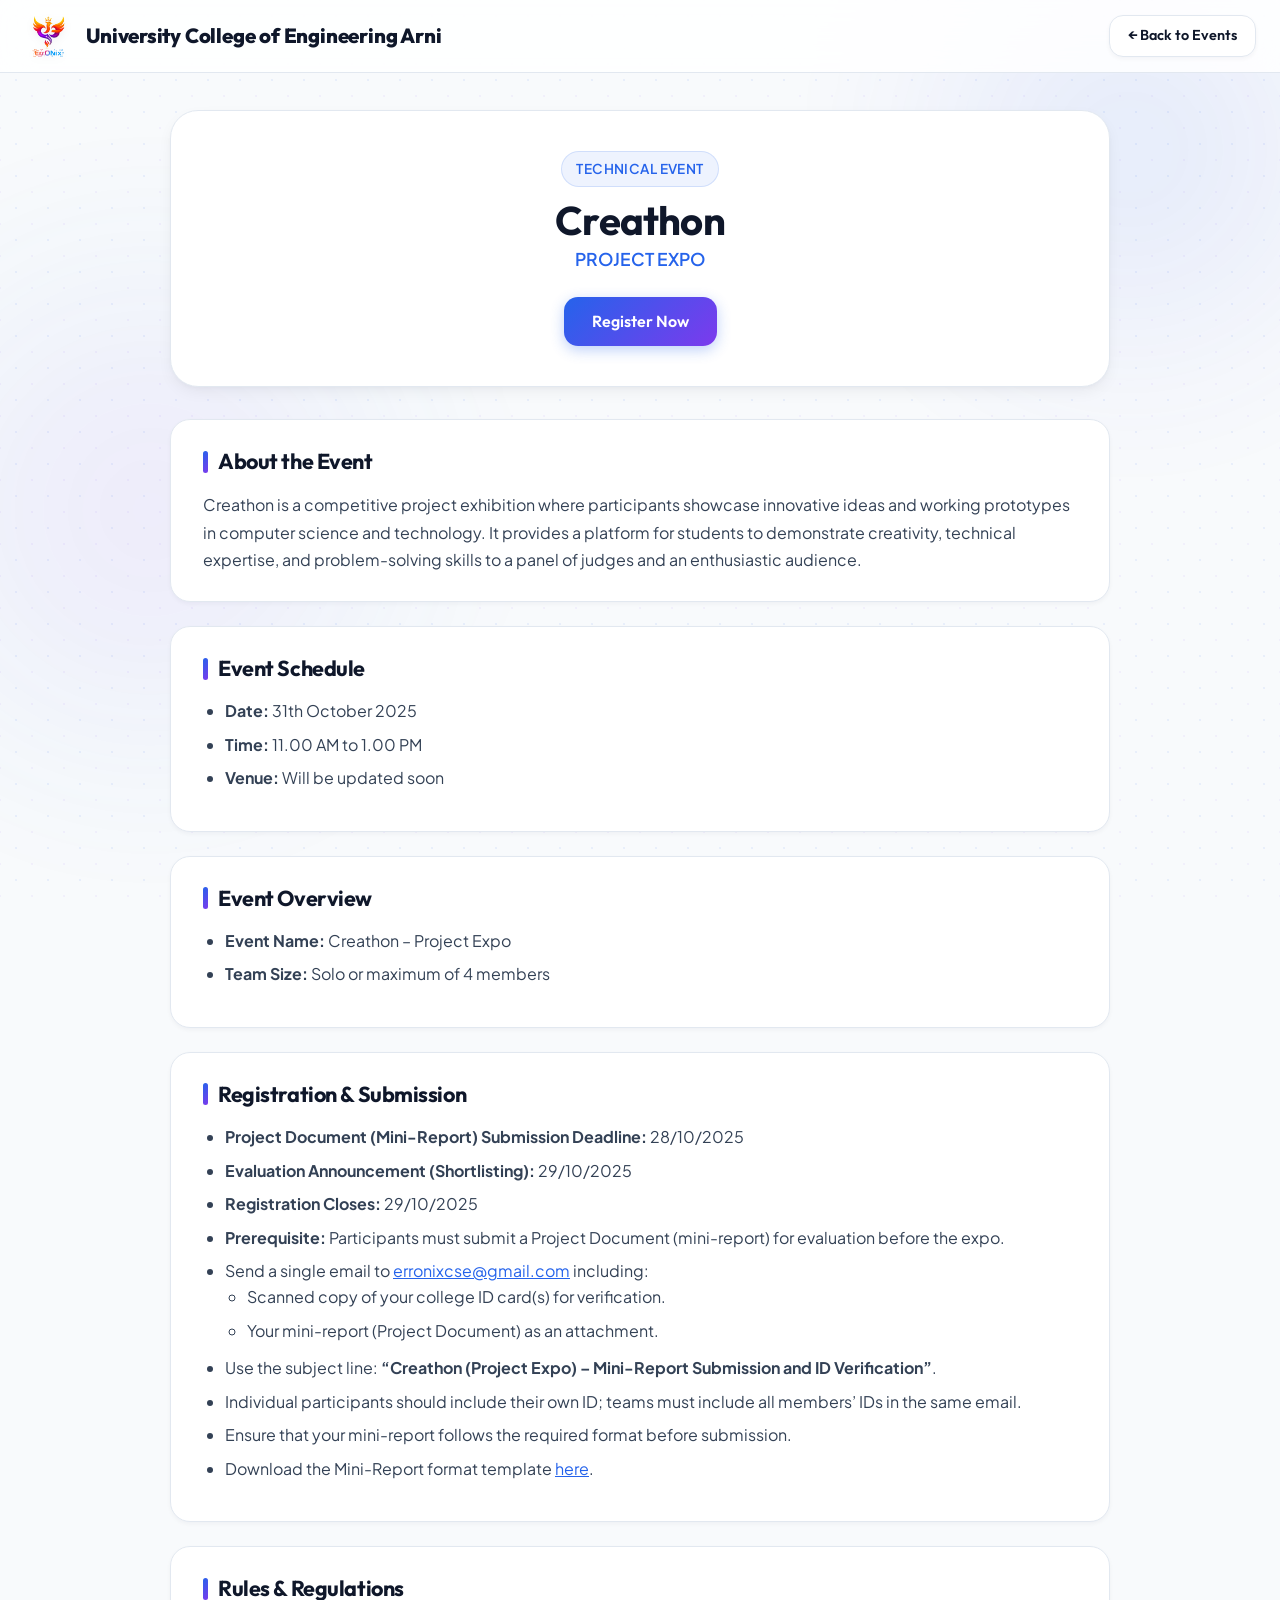
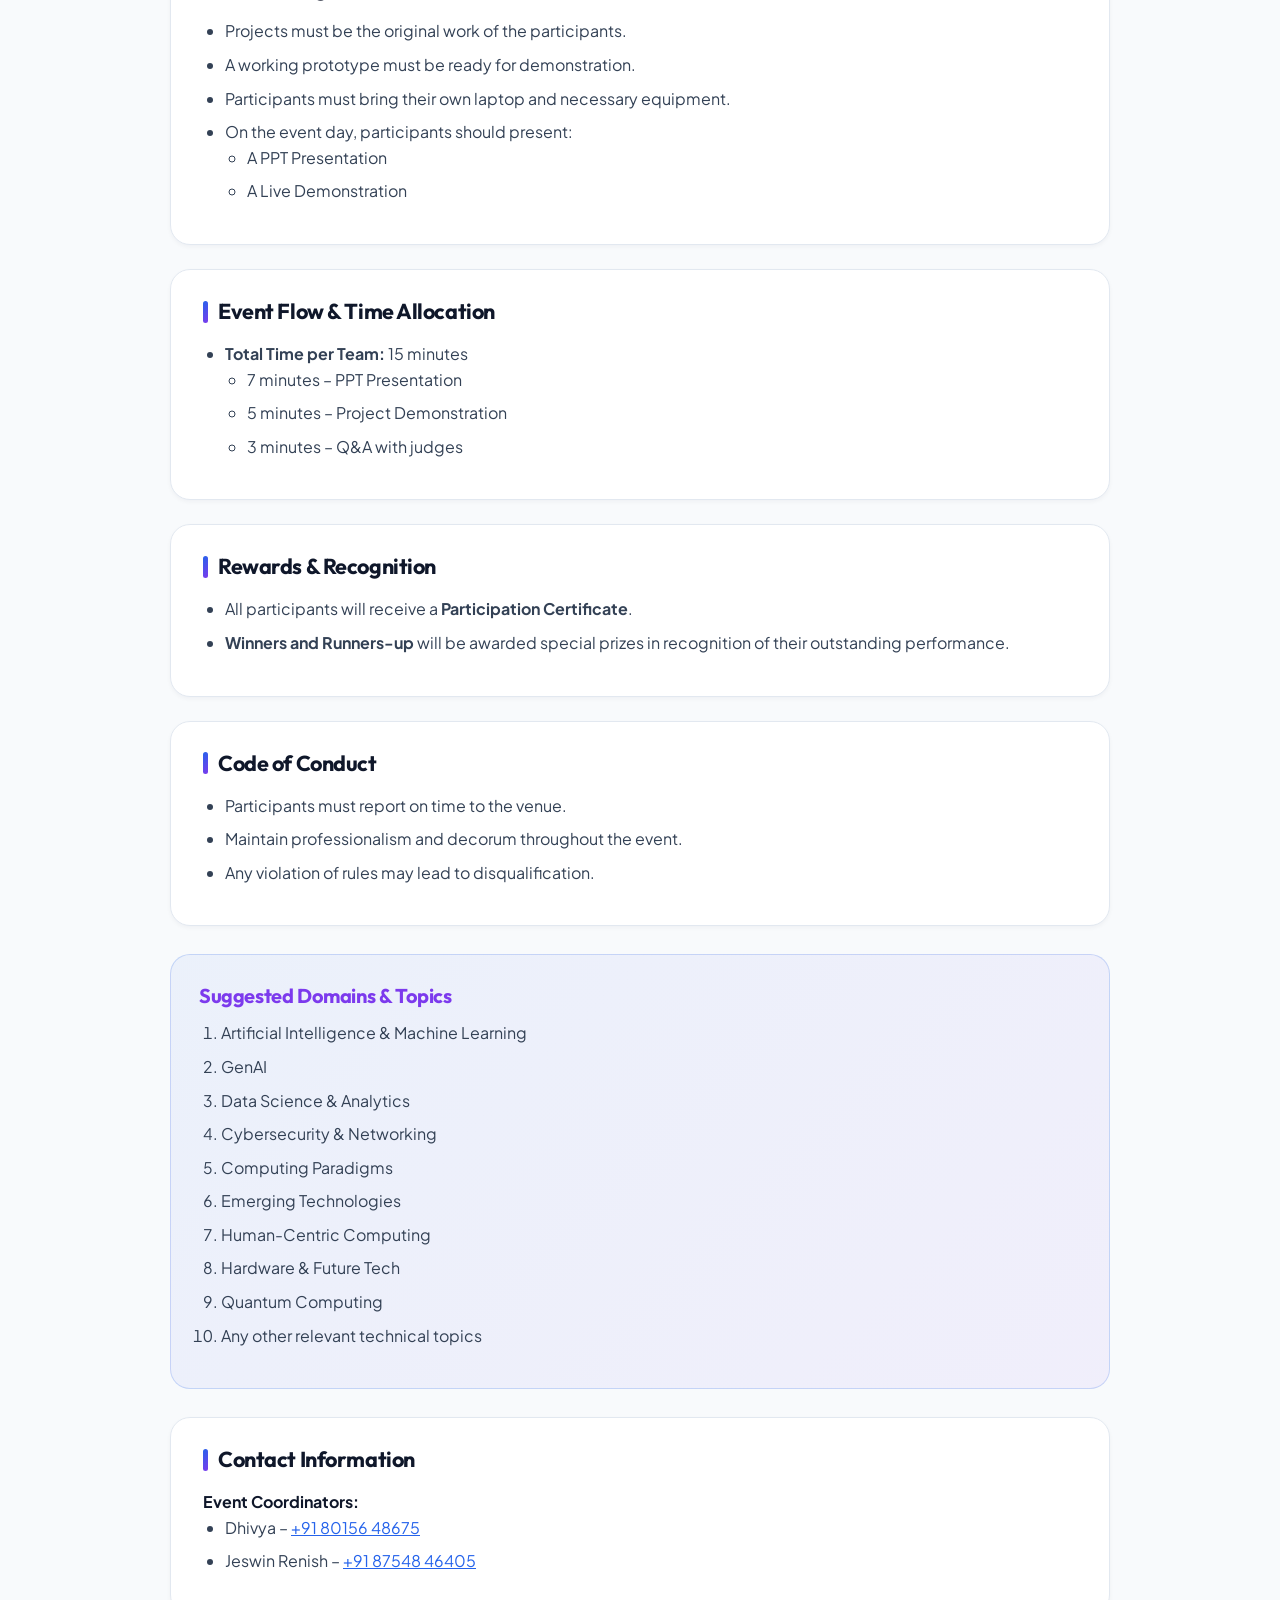
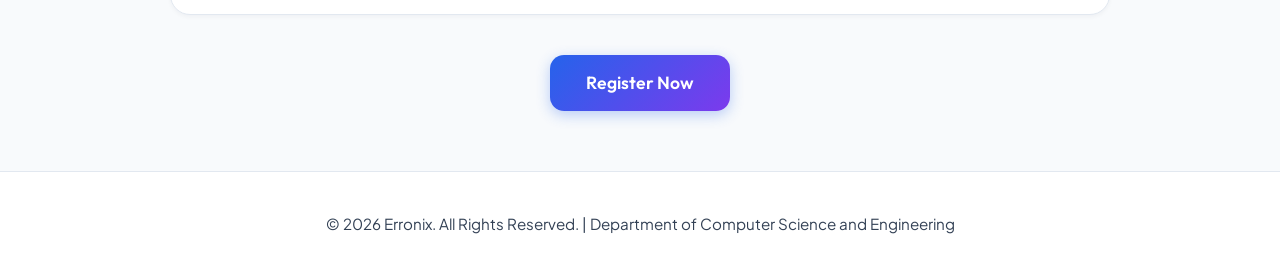
<file: Technical-events/creathon.html>
<!DOCTYPE html>
<html lang="en">
<head>
  <meta charset="UTF-8" />
  <meta name="viewport" content="width=device-width, initial-scale=1.0"/>
  <title>Creathon — Project Expo | Erronix 2K26</title>
  <link rel="icon" type="image/x-icon" href="../assets/weblogofinal.png">
  <link rel="stylesheet" href="../assets/css/design-system.css">
  
  <style>
    .event-page-container {
      max-width: 980px;
      margin: 110px auto 60px auto;
      padding: 0 20px;
    }

    .event-hero-card {
      background: var(--bg-surface);
      border: 1px solid var(--border-light);
      border-radius: var(--radius-xl);
      padding: 40px;
      box-shadow: var(--shadow-md);
      margin-bottom: 32px;
      text-align: center;
    }

    .event-section-card {
      background: var(--bg-surface);
      border: 1px solid var(--border-light);
      border-radius: var(--radius-lg);
      padding: 28px 32px;
      box-shadow: var(--shadow-sm);
      margin-bottom: 24px;
      transition: border-color var(--transition-fast);
    }

    .event-section-card:hover {
      border-color: var(--border-accent);
    }

    .event-section-title {
      font-size: 1.35rem;
      color: var(--primary-navy);
      margin-bottom: 16px;
      display: flex;
      align-items: center;
      gap: 10px;
    }

    .event-section-title::before {
      content: "";
      display: inline-block;
      width: 5px;
      height: 22px;
      background: var(--gradient-primary);
      border-radius: 4px;
    }

    .important-topic-box {
      background: var(--gradient-soft);
      border: 1px solid rgba(37, 99, 235, 0.2);
      border-radius: var(--radius-lg);
      padding: 28px;
      margin: 28px 0;
    }

    ul, ol {
      padding-left: 22px;
      margin-bottom: 12px;
    }

    li {
      margin-bottom: 8px;
      color: var(--text-secondary);
      line-height: 1.6;
    }

    a {
      color: var(--brand-blue);
      text-decoration: underline;
    }
  </style>
</head>
<body>

  <!-- Decorative Light Blobs -->
  <div class="bg-blob bg-blob-1"></div>
  <div class="bg-blob bg-blob-2"></div>

  <!-- Navigation Bar -->
  <header class="navbar-custom">
    <div class="nav-container">
      <a href="../index.html" class="nav-brand">
        <img src="../assets/mainlogo1.png" alt="Erronix Logo" class="nav-logo-img">
        <span class="nav-college-title">University College of Engineering Arni</span>
      </a>

      <a href="../index.html#events" class="btn-secondary" style="padding: 8px 18px; font-size: 0.9rem;">
        &larr; Back to Events
      </a>
    </div>
  </header>

  <!-- Main Event Content -->
  <main class="event-page-container">
    
    <!-- Hero Header -->
    <div class="event-hero-card">
      <span class="badge-tag mb-2">Technical Event</span>
      <h1 style="font-size: 2.5rem; color: var(--primary-navy); margin-top: 8px;">Creathon</h1>
      <p style="font-size: 1.1rem; color: var(--brand-blue); font-weight: 600;">PROJECT EXPO</p>
      
      <div style="margin-top: 24px;">
        <a href="https://docs.google.com/forms/d/e/1FAIpQLSeVVcMIacGliQJLwqJHbGX9MfFLpU1Rz8WBMtshO1jCIdKPGQ/viewform" 
           target="_blank" rel="noopener noreferrer" class="btn-primary">
          Register Now
        </a>
      </div>
    </div>

    <!-- About Section -->
    <div class="event-section-card">
      <h2 class="event-section-title">About the Event</h2>
      <p style="color: var(--text-secondary); line-height: 1.7;">
        Creathon is a competitive project exhibition where participants showcase innovative ideas and working prototypes in computer science and technology. 
        It provides a platform for students to demonstrate creativity, technical expertise, and problem-solving skills to a panel of judges and an enthusiastic audience.
      </p>
    </div>

    <!-- Event Schedule -->
    <div class="event-section-card">
      <h2 class="event-section-title">Event Schedule</h2>
      <ul>
        <li><b>Date:</b> 31th October 2025</li>
        <li><b>Time:</b> 11.00 AM to 1.00 PM</li>
        <li><b>Venue:</b> Will be updated soon</li>
      </ul>
    </div>

    <!-- Event Overview -->
    <div class="event-section-card">
      <h2 class="event-section-title">Event Overview</h2>
      <ul>
        <li><b>Event Name:</b> Creathon – Project Expo</li>
        <li><b>Team Size:</b> Solo or maximum of 4 members</li>
      </ul>
    </div>

    <!-- Registration & Submission -->
    <div class="event-section-card">
      <h2 class="event-section-title">Registration & Submission</h2>
      <ul>
        <li><b>Project Document (Mini-Report) Submission Deadline:</b> 28/10/2025</li>
        <li><b>Evaluation Announcement (Shortlisting):</b> 29/10/2025</li>
        <li><b>Registration Closes:</b> 29/10/2025</li>
        <li><b>Prerequisite:</b> Participants must submit a Project Document (mini-report) for evaluation before the expo.</li>
        <li>Send a single email to <a href="mailto:erronixcse@gmail.com">erronixcse@gmail.com</a> including:
          <ul>
            <li>Scanned copy of your college ID card(s) for verification.</li>
            <li>Your mini-report (Project Document) as an attachment.</li>
          </ul>
        </li>
        <li>Use the subject line: <b>“Creathon (Project Expo) – Mini-Report Submission and ID Verification”</b>.</li>
        <li>Individual participants should include their own ID; teams must include all members’ IDs in the same email.</li>
        <li>Ensure that your mini-report follows the required format before submission.</li>
        <li>Download the Mini-Report format template <a href="https://drive.google.com/file/d/1pAtuzrt-1FH9RBideHmgKvwmCSAURqqk/view?usp=sharing" target="_blank">here</a>.</li>
      </ul>
    </div>

    <!-- Rules & Regulations -->
    <div class="event-section-card">
      <h2 class="event-section-title">Rules & Regulations</h2>
      <ul>
        <li>Projects must be the original work of the participants.</li>
        <li>A working prototype must be ready for demonstration.</li>
        <li>Participants must bring their own laptop and necessary equipment.</li>
        <li>On the event day, participants should present:
          <ul>
            <li>A PPT Presentation</li>
            <li>A Live Demonstration</li>
          </ul>
        </li>
      </ul>
    </div>

    <!-- Event Flow -->
    <div class="event-section-card">
      <h2 class="event-section-title">Event Flow & Time Allocation</h2>
      <ul>
        <li><b>Total Time per Team:</b> 15 minutes
          <ul>
            <li>7 minutes – PPT Presentation</li>
            <li>5 minutes – Project Demonstration</li>
            <li>3 minutes – Q&amp;A with judges</li>
          </ul>
        </li>
      </ul>
    </div>

    <!-- Rewards & Recognition -->
    <div class="event-section-card">
      <h2 class="event-section-title">Rewards & Recognition</h2>
      <ul>
        <li>All participants will receive a <b>Participation Certificate</b>.</li>
        <li><b>Winners and Runners-up</b> will be awarded special prizes in recognition of their outstanding performance.</li>
      </ul>
    </div>

    <!-- Code of Conduct -->
    <div class="event-section-card">
      <h2 class="event-section-title">Code of Conduct</h2>
      <ul>
        <li>Participants must report on time to the venue.</li>
        <li>Maintain professionalism and decorum throughout the event.</li>
        <li>Any violation of rules may lead to disqualification.</li>
      </ul>
    </div>

    <!-- Suggested Topics -->
    <div class="important-topic-box">
      <h3 style="font-size: 1.25rem; color: var(--brand-violet); margin-bottom: 12px;">Suggested Domains & Topics</h3>
      <ol>
        <li>Artificial Intelligence & Machine Learning</li>
        <li>GenAI</li>
        <li>Data Science & Analytics</li>
        <li>Cybersecurity & Networking</li>
        <li>Computing Paradigms</li>
        <li>Emerging Technologies</li>
        <li>Human-Centric Computing</li>
        <li>Hardware & Future Tech</li>
        <li>Quantum Computing</li>
        <li>Any other relevant technical topics</li>
      </ol>
    </div>

    <!-- Contact Info -->
    <div class="event-section-card">
      <h2 class="event-section-title">Contact Information</h2>
      <p><b>Event Coordinators:</b></p>
      <ul>
        <li>Dhivya – <a href="tel:+918015648675">+91 80156 48675</a></li>
        <li>Jeswin Renish – <a href="tel:+918754846405">+91 87548 46405</a></li>
      </ul>
    </div>

    <!-- CTA Register -->
    <div style="text-align: center; margin-top: 40px;">
      <a href="https://docs.google.com/forms/d/e/1FAIpQLSeVVcMIacGliQJLwqJHbGX9MfFLpU1Rz8WBMtshO1jCIdKPGQ/viewform" 
         target="_blank" rel="noopener noreferrer" class="btn-primary" style="padding: 14px 36px; font-size: 1.1rem;">
        Register Now
      </a>
    </div>
  </main>

  <!-- Footer -->
  <footer style="text-align: center; padding: 40px 20px; border-top: 1px solid var(--border-light); background: var(--bg-surface); margin-top: 60px;">
    <p style="color: var(--text-secondary); font-size: 0.95rem;">
      &copy; 2026 Erronix. All Rights Reserved. | Department of Computer Science and Engineering
    </p>
  </footer>
</body>
</html>
</file>
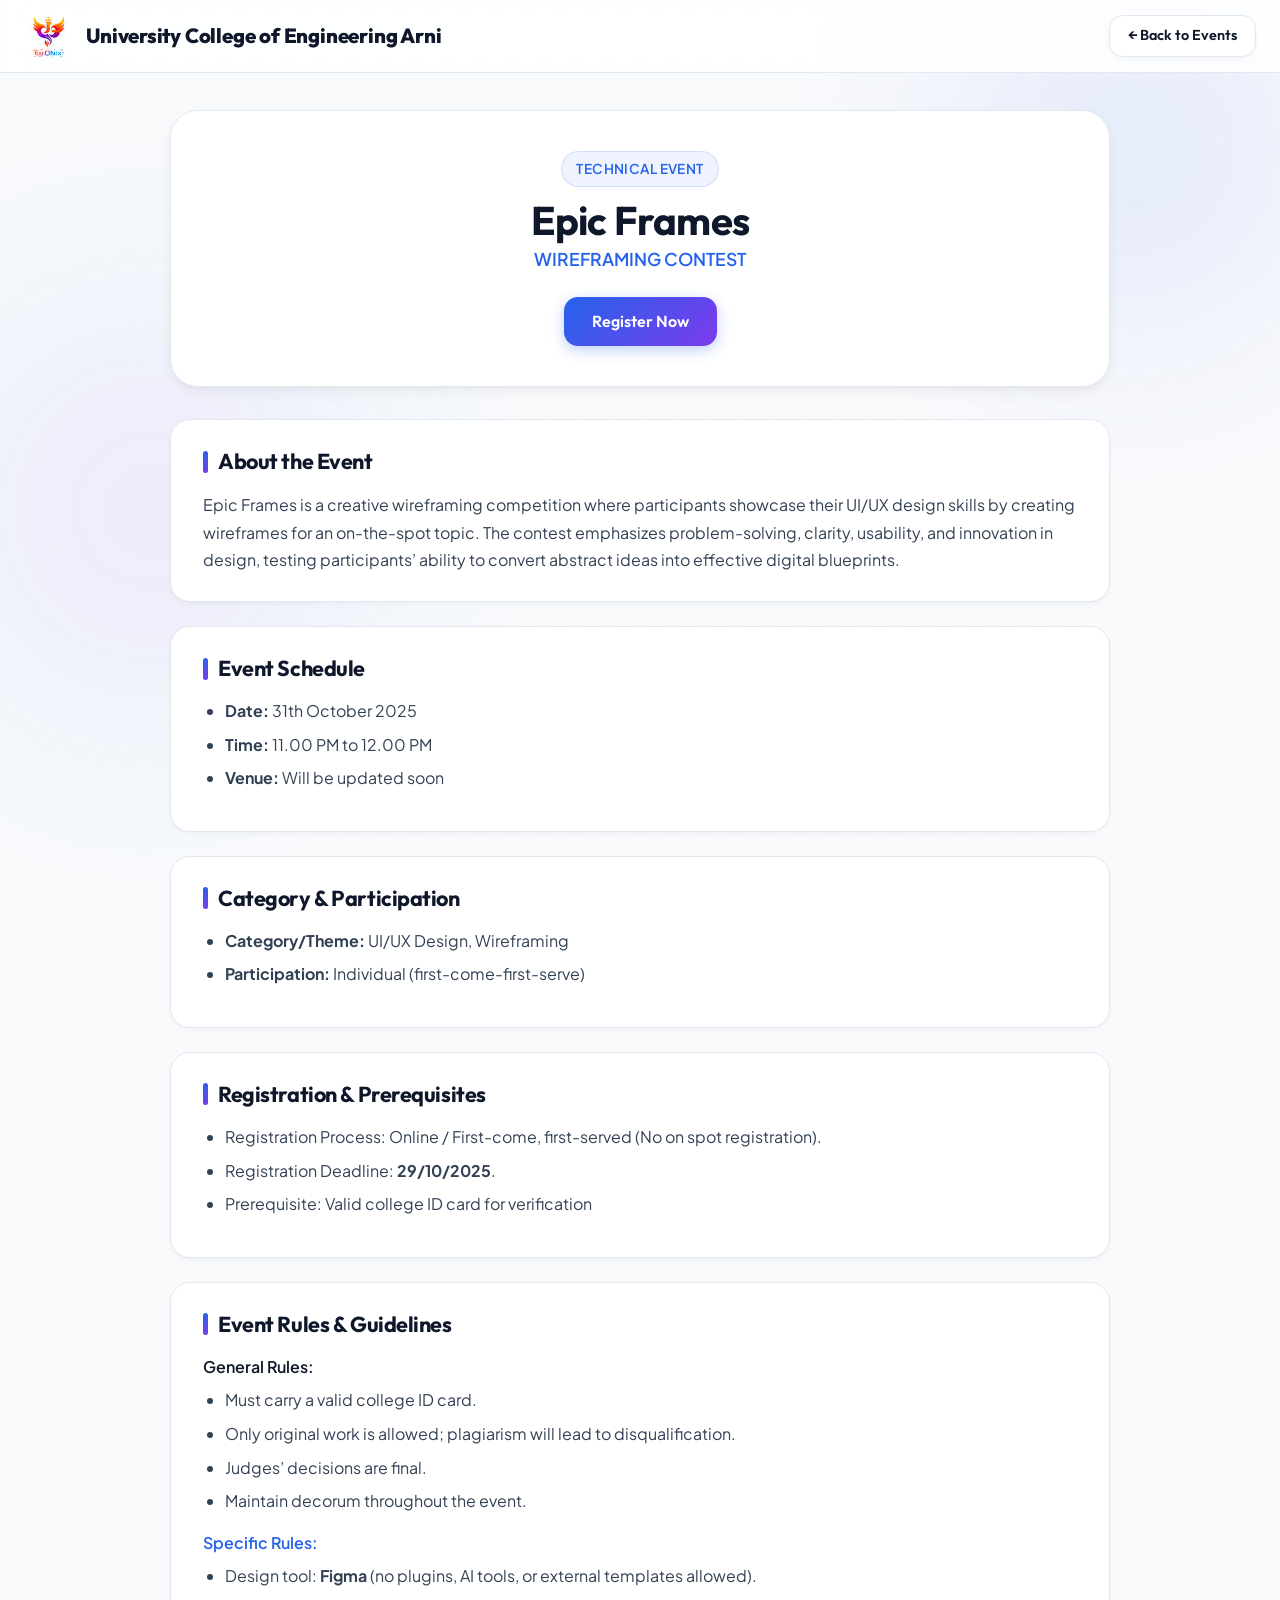
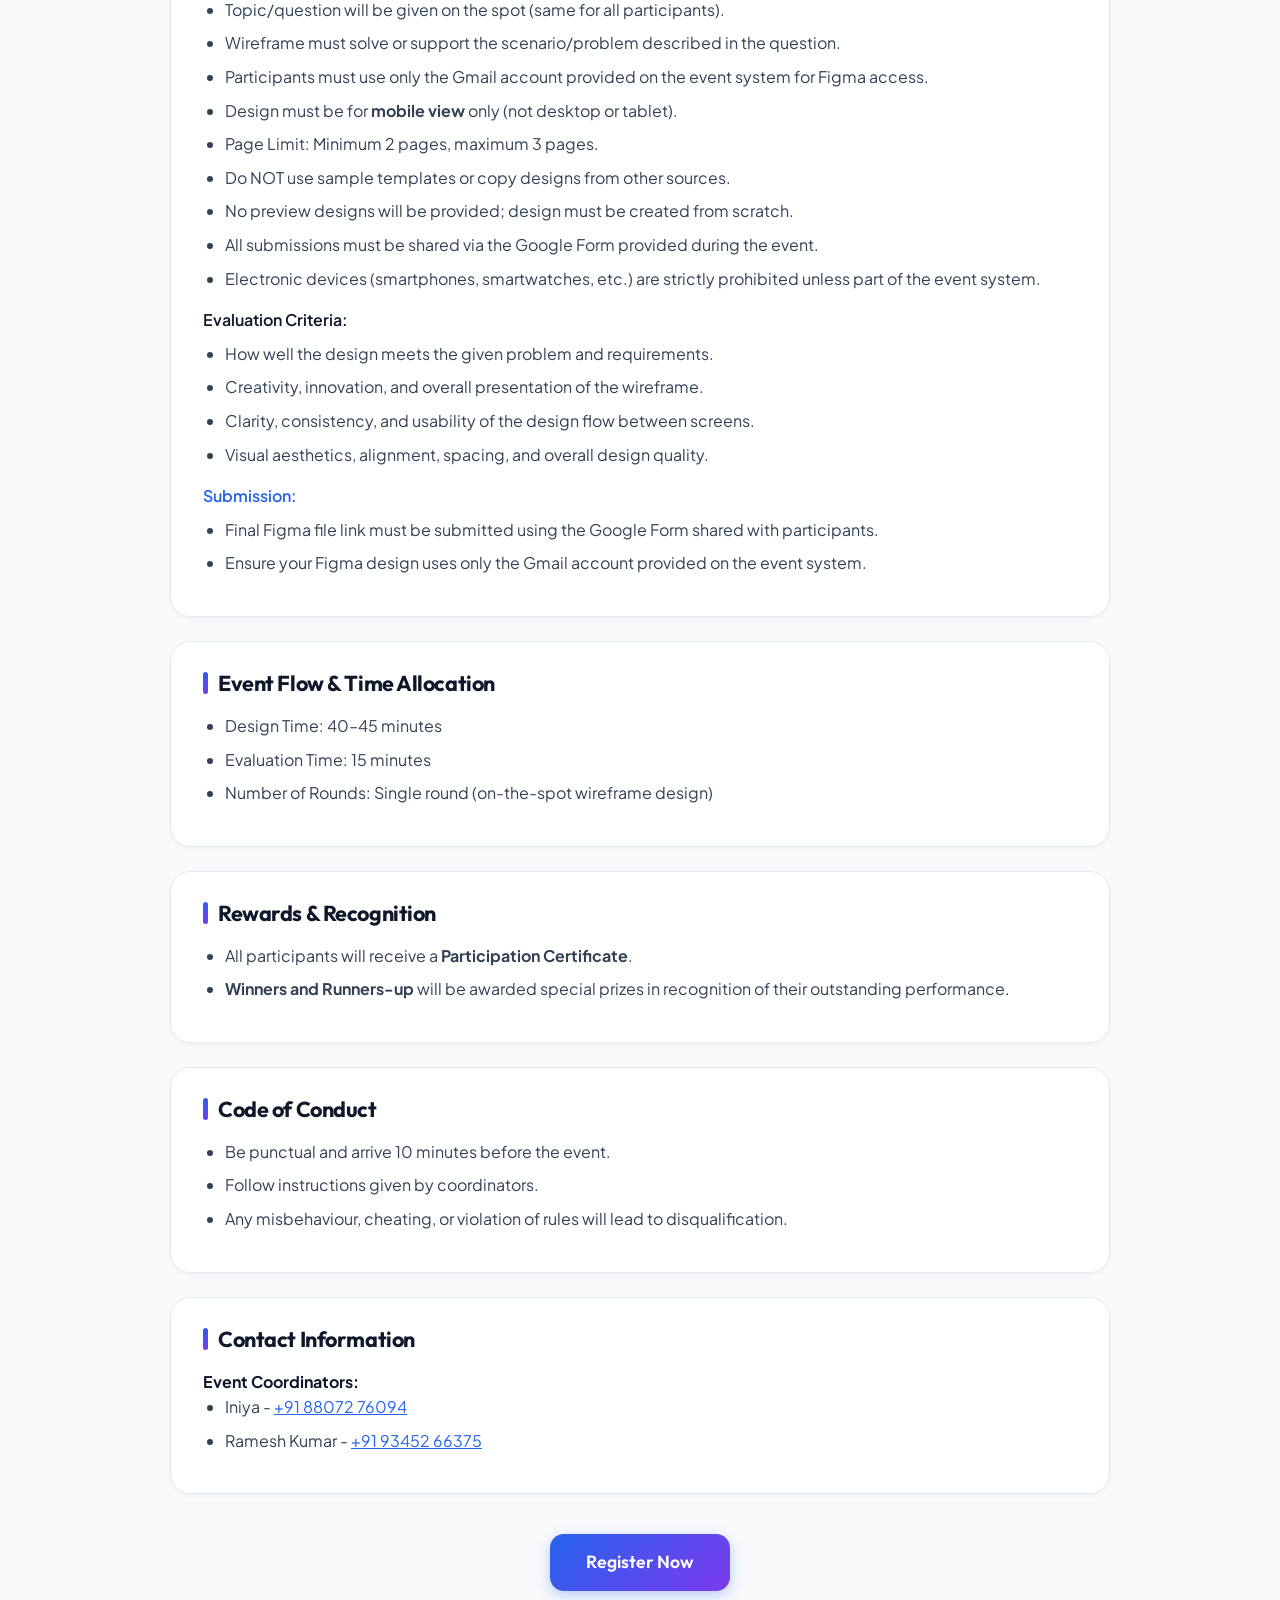
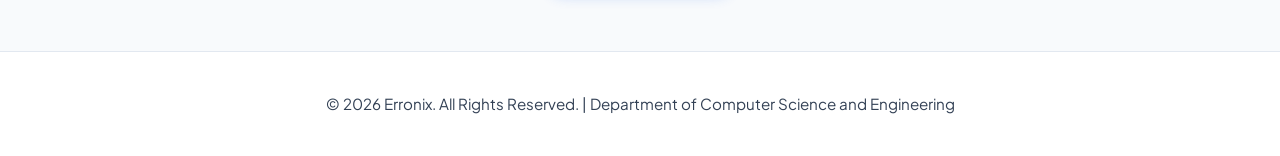
<file: Technical-events/epicframe.html>
<!DOCTYPE html>
<html lang="en">
<head>
  <meta charset="UTF-8" />
  <meta name="viewport" content="width=device-width, initial-scale=1.0"/>
  <title>Epic Frames — Wireframing | Erronix 2K26</title>
  <link rel="icon" type="image/x-icon" href="../assets/weblogofinal.png">
  <link rel="stylesheet" href="../assets/css/design-system.css">
  
  <style>
    .event-page-container {
      max-width: 980px;
      margin: 110px auto 60px auto;
      padding: 0 20px;
    }

    .event-hero-card {
      background: var(--bg-surface);
      border: 1px solid var(--border-light);
      border-radius: var(--radius-xl);
      padding: 40px;
      box-shadow: var(--shadow-md);
      margin-bottom: 32px;
      text-align: center;
    }

    .event-section-card {
      background: var(--bg-surface);
      border: 1px solid var(--border-light);
      border-radius: var(--radius-lg);
      padding: 28px 32px;
      box-shadow: var(--shadow-sm);
      margin-bottom: 24px;
      transition: border-color var(--transition-fast);
    }

    .event-section-card:hover {
      border-color: var(--border-accent);
    }

    .event-section-title {
      font-size: 1.35rem;
      color: var(--primary-navy);
      margin-bottom: 16px;
      display: flex;
      align-items: center;
      gap: 10px;
    }

    .event-section-title::before {
      content: "";
      display: inline-block;
      width: 5px;
      height: 22px;
      background: var(--gradient-primary);
      border-radius: 4px;
    }

    ul, ol {
      padding-left: 22px;
      margin-bottom: 12px;
    }

    li {
      margin-bottom: 8px;
      color: var(--text-secondary);
      line-height: 1.6;
    }

    a {
      color: var(--brand-blue);
      text-decoration: underline;
    }
  </style>
</head>
<body>

  <!-- Decorative Light Blobs -->
  <div class="bg-blob bg-blob-1"></div>
  <div class="bg-blob bg-blob-2"></div>

  <!-- Navigation Bar -->
  <header class="navbar-custom">
    <div class="nav-container">
      <a href="../index.html" class="nav-brand">
        <img src="../assets/mainlogo1.png" alt="Erronix Logo" class="nav-logo-img">
        <span class="nav-college-title">University College of Engineering Arni</span>
      </a>

      <a href="../index.html#events" class="btn-secondary" style="padding: 8px 18px; font-size: 0.9rem;">
        &larr; Back to Events
      </a>
    </div>
  </header>

  <!-- Main Event Content -->
  <main class="event-page-container">
    
    <!-- Hero Header -->
    <div class="event-hero-card">
      <span class="badge-tag mb-2">Technical Event</span>
      <h1 style="font-size: 2.5rem; color: var(--primary-navy); margin-top: 8px;">Epic Frames</h1>
      <p style="font-size: 1.1rem; color: var(--brand-blue); font-weight: 600;">WIREFRAMING CONTEST</p>
      
      <div style="margin-top: 24px;">
        <a href="https://docs.google.com/forms/d/e/1FAIpQLSeVVcMIacGliQJLwqJHbGX9MfFLpU1Rz8WBMtshO1jCIdKPGQ/viewform" 
           target="_blank" rel="noopener noreferrer" class="btn-primary">
          Register Now
        </a>
      </div>
    </div>

    <!-- About Section -->
    <div class="event-section-card">
      <h2 class="event-section-title">About the Event</h2>
      <p style="color: var(--text-secondary); line-height: 1.7;">
        Epic Frames is a creative wireframing competition where participants showcase their UI/UX design skills 
        by creating wireframes for an on-the-spot topic. The contest emphasizes problem-solving, clarity, usability, 
        and innovation in design, testing participants’ ability to convert abstract ideas into effective digital blueprints.
      </p>
    </div>

    <!-- Event Schedule -->
    <div class="event-section-card">
      <h2 class="event-section-title">Event Schedule</h2>
      <ul>
        <li><b>Date:</b> 31th October 2025</li>
        <li><b>Time:</b> 11.00 PM to 12.00 PM</li>
        <li><b>Venue:</b> Will be updated soon</li>
      </ul>
    </div>

    <!-- Category & Participation -->
    <div class="event-section-card">
      <h2 class="event-section-title">Category & Participation</h2>
      <ul>
        <li><b>Category/Theme:</b> UI/UX Design, Wireframing</li>
        <li><b>Participation:</b> Individual (first-come-first-serve)</li>
      </ul>
    </div>

    <!-- Registration & Prerequisites -->
    <div class="event-section-card">
      <h2 class="event-section-title">Registration & Prerequisites</h2>
      <ul>
        <li>Registration Process: Online / First-come, first-served (No on spot registration).</li>
        <li>Registration Deadline: <b>29/10/2025</b>.</li>
        <li>Prerequisite: Valid college ID card for verification</li>
      </ul>
    </div>

    <!-- Rules & Guidelines -->
    <div class="event-section-card">
      <h2 class="event-section-title">Event Rules & Guidelines</h2>
      <p style="font-weight: 600; color: var(--primary-navy); margin-bottom: 8px;">General Rules:</p>
      <ul>
        <li>Must carry a valid college ID card.</li>
        <li>Only original work is allowed; plagiarism will lead to disqualification.</li>
        <li>Judges’ decisions are final.</li>
        <li>Maintain decorum throughout the event.</li>
      </ul>

      <p style="font-weight: 600; color: var(--brand-blue); margin-top: 16px; margin-bottom: 8px;">Specific Rules:</p>
      <ul>
        <li>Design tool: <b>Figma</b> (no plugins, AI tools, or external templates allowed).</li>
        <li>Topic/question will be given on the spot (same for all participants).</li>
        <li>Wireframe must solve or support the scenario/problem described in the question.</li>
        <li>Participants must use only the Gmail account provided on the event system for Figma access.</li>
        <li>Design must be for <b>mobile view</b> only (not desktop or tablet).</li>
        <li>Page Limit: Minimum 2 pages, maximum 3 pages.</li>
        <li>Do NOT use sample templates or copy designs from other sources.</li>
        <li>No preview designs will be provided; design must be created from scratch.</li>
        <li>All submissions must be shared via the Google Form provided during the event.</li>
        <li>Electronic devices (smartphones, smartwatches, etc.) are strictly prohibited unless part of the event system.</li>
      </ul>

      <p style="font-weight: 600; color: var(--primary-navy); margin-top: 16px; margin-bottom: 8px;">Evaluation Criteria:</p>
      <ul>
        <li>How well the design meets the given problem and requirements.</li>
        <li>Creativity, innovation, and overall presentation of the wireframe.</li>
        <li>Clarity, consistency, and usability of the design flow between screens.</li>
        <li>Visual aesthetics, alignment, spacing, and overall design quality.</li>
      </ul>

      <p style="font-weight: 600; color: var(--brand-blue); margin-top: 16px; margin-bottom: 8px;">Submission:</p>
      <ul>
        <li>Final Figma file link must be submitted using the Google Form shared with participants.</li>
        <li>Ensure your Figma design uses only the Gmail account provided on the event system.</li>
      </ul>
    </div>

    <!-- Event Flow -->
    <div class="event-section-card">
      <h2 class="event-section-title">Event Flow & Time Allocation</h2>
      <ul>
        <li>Design Time: 40–45 minutes</li>
        <li>Evaluation Time: 15 minutes</li>
        <li>Number of Rounds: Single round (on-the-spot wireframe design)</li>
      </ul>
    </div>

    <!-- Rewards & Recognition -->
    <div class="event-section-card">
      <h2 class="event-section-title">Rewards & Recognition</h2>
      <ul>
        <li>All participants will receive a <b>Participation Certificate</b>.</li>
        <li><b>Winners and Runners-up</b> will be awarded special prizes in recognition of their outstanding performance.</li>
      </ul>
    </div>

    <!-- Code of Conduct -->
    <div class="event-section-card">
      <h2 class="event-section-title">Code of Conduct</h2>
      <ul>
        <li>Be punctual and arrive 10 minutes before the event.</li>
        <li>Follow instructions given by coordinators.</li>
        <li>Any misbehaviour, cheating, or violation of rules will lead to disqualification.</li>
      </ul>
    </div>

    <!-- Contact Info -->
    <div class="event-section-card">
      <h2 class="event-section-title">Contact Information</h2>
      <p><b>Event Coordinators:</b></p>
      <ul>
        <li>Iniya - <a href="tel:+918807276094">+91 88072 76094</a></li>
        <li>Ramesh Kumar - <a href="tel:+919345266375">+91 93452 66375</a></li>
      </ul>
    </div>

    <!-- CTA Register -->
    <div style="text-align: center; margin-top: 40px;">
      <a href="https://docs.google.com/forms/d/e/1FAIpQLSeVVcMIacGliQJLwqJHbGX9MfFLpU1Rz8WBMtshO1jCIdKPGQ/viewform" 
         target="_blank" rel="noopener noreferrer" class="btn-primary" style="padding: 14px 36px; font-size: 1.1rem;">
        Register Now
      </a>
    </div>
  </main>

  <!-- Footer -->
  <footer style="text-align: center; padding: 40px 20px; border-top: 1px solid var(--border-light); background: var(--bg-surface); margin-top: 60px;">
    <p style="color: var(--text-secondary); font-size: 0.95rem;">
      &copy; 2026 Erronix. All Rights Reserved. | Department of Computer Science and Engineering
    </p>
  </footer>
</body>
</html>
</file>
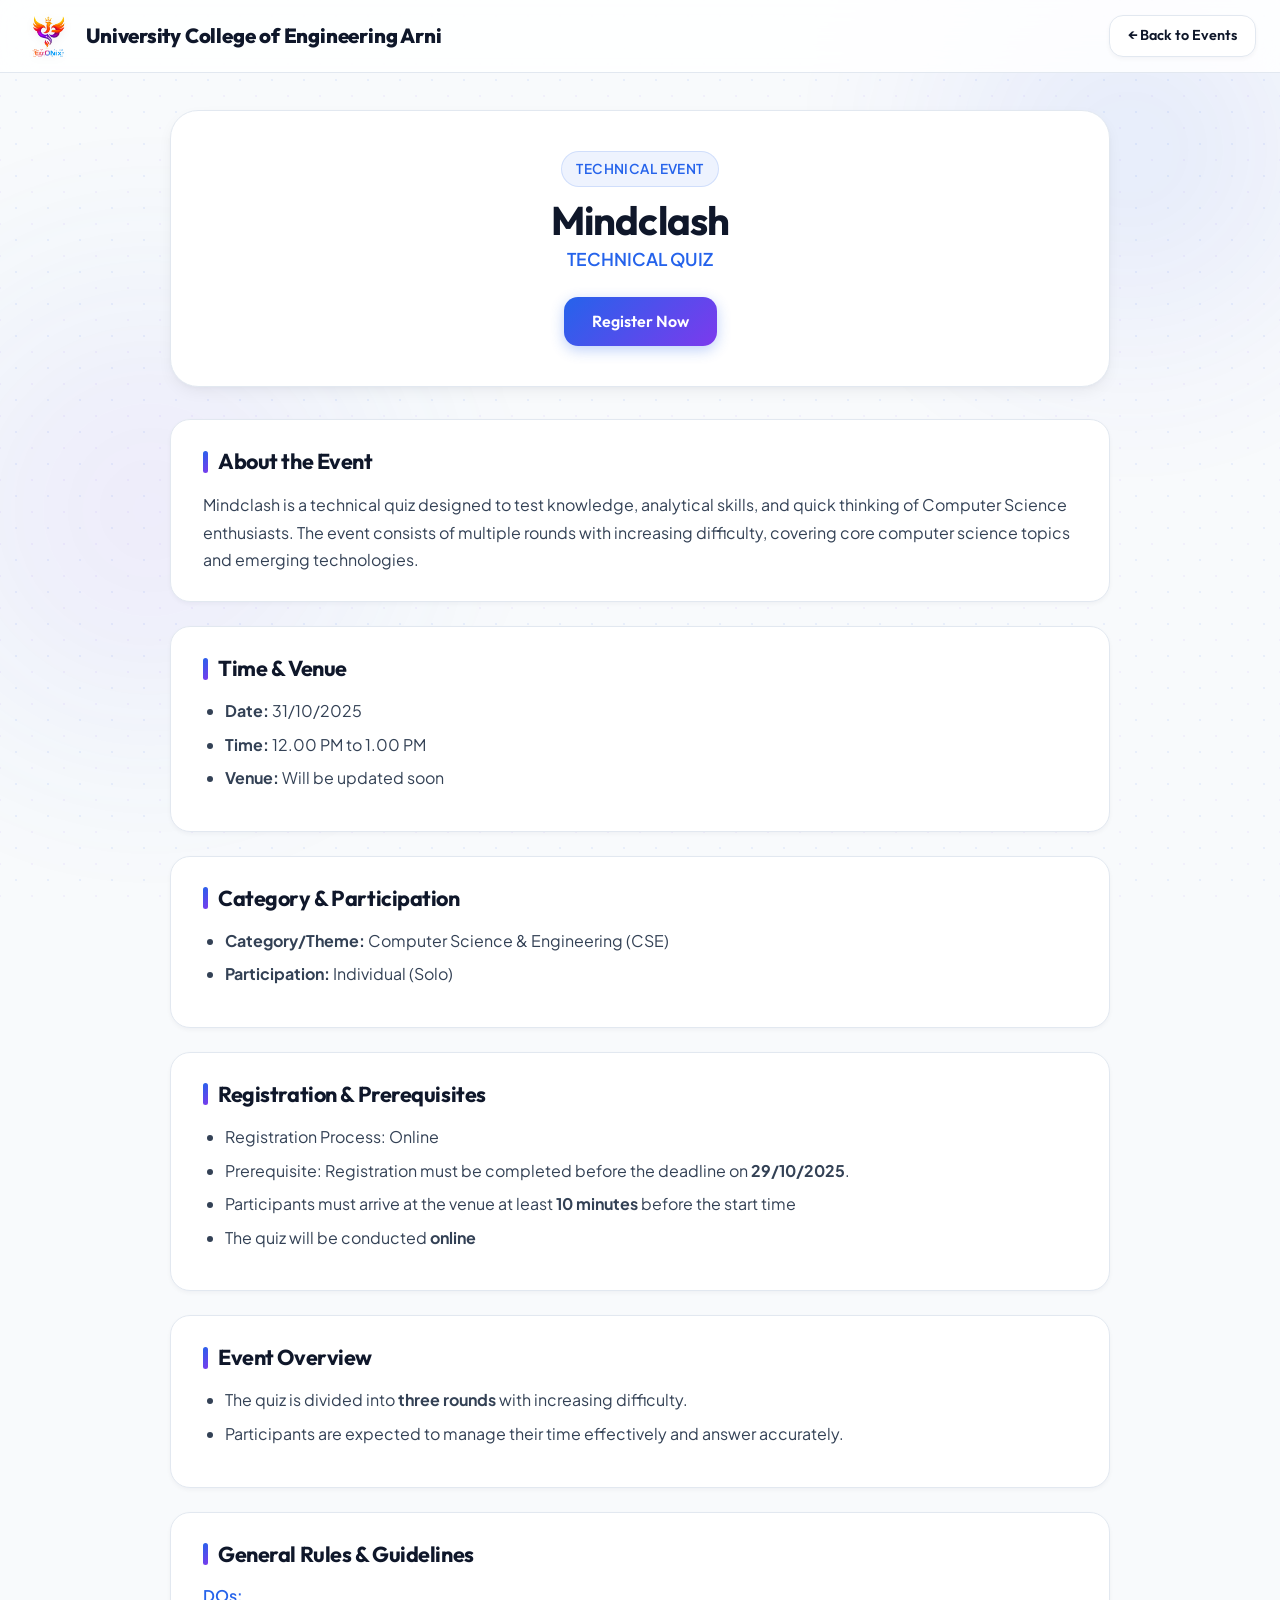
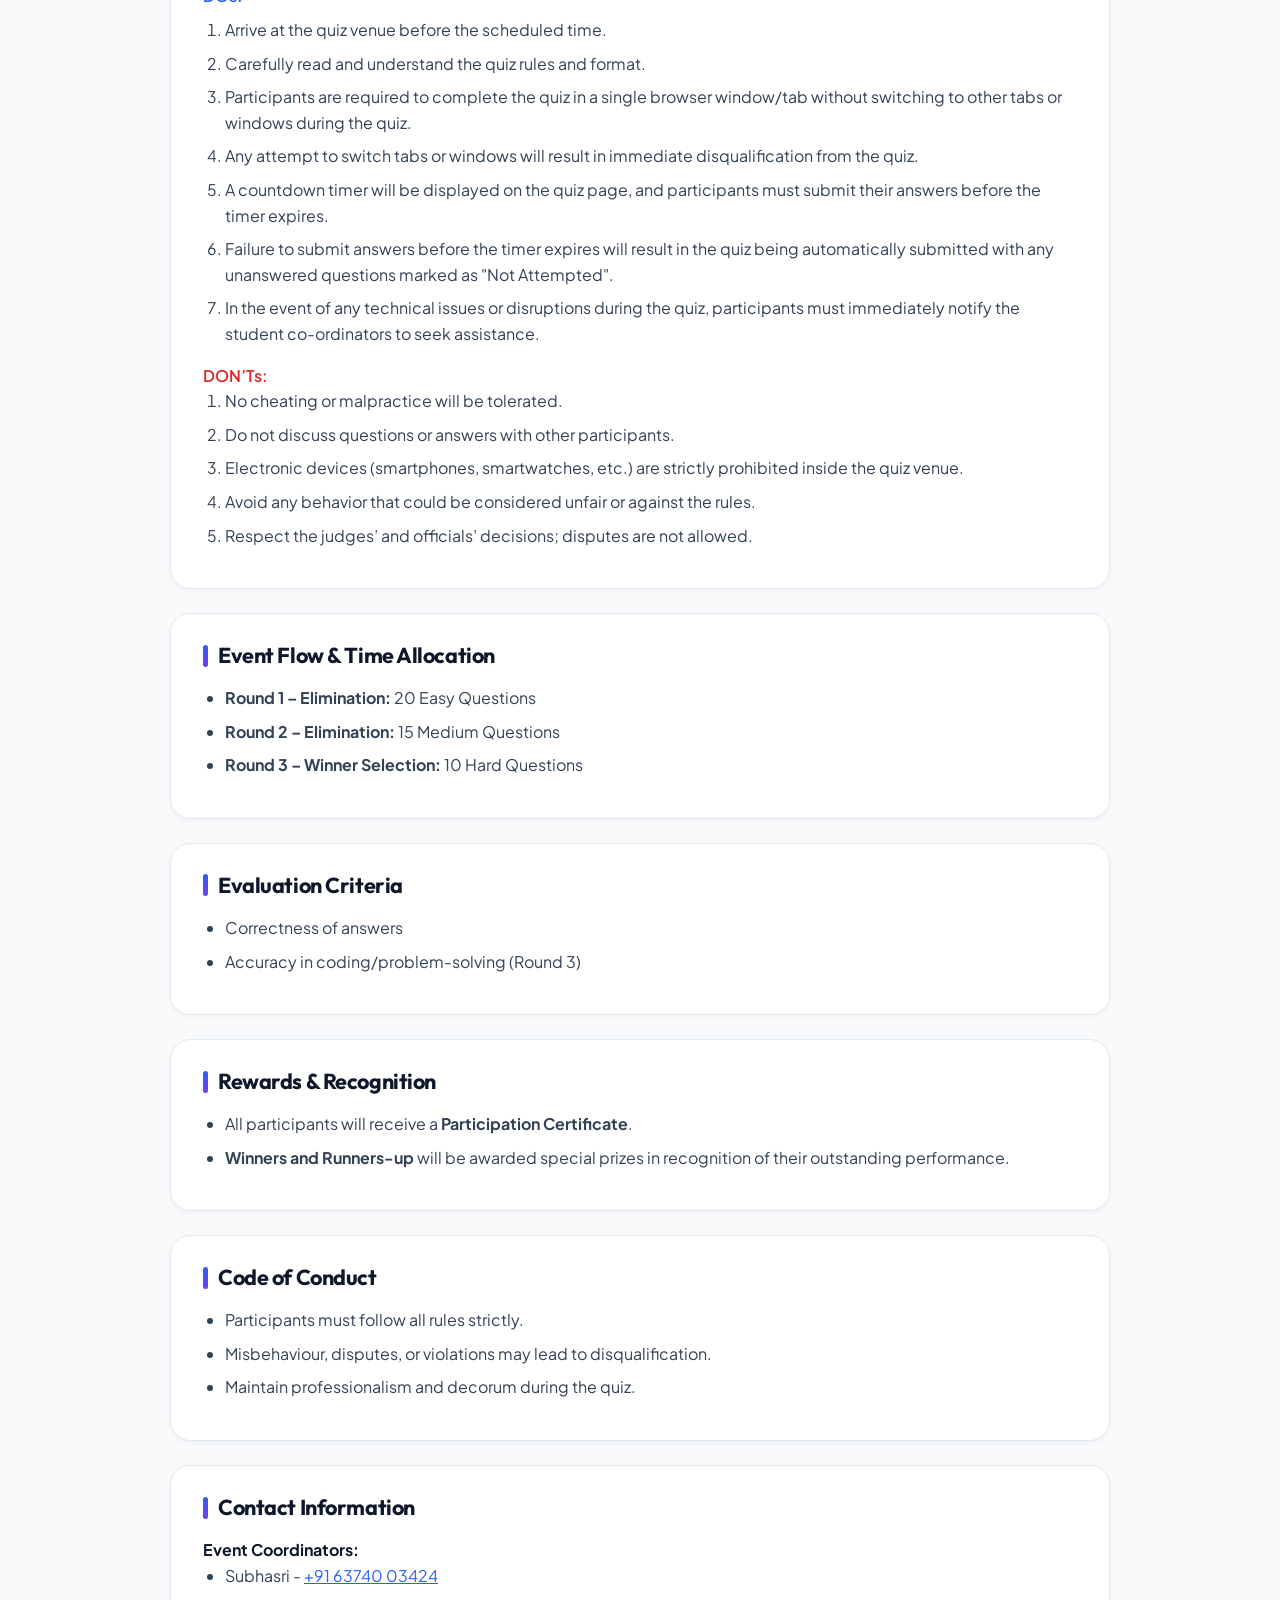
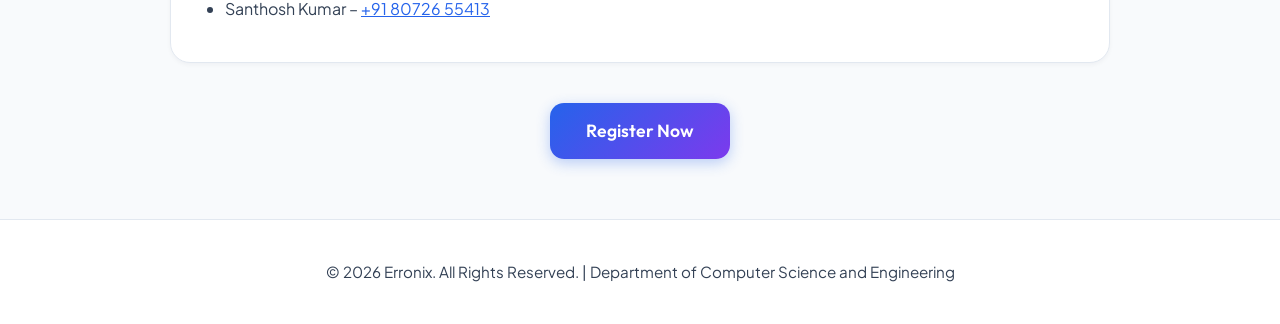
<file: Technical-events/mindclash.html>
<!DOCTYPE html>
<html lang="en">
<head>
  <meta charset="UTF-8" />
  <meta name="viewport" content="width=device-width, initial-scale=1.0"/>
  <title>Mindclash — Technical Quiz | Erronix 2K26</title>
  <link rel="icon" type="image/x-icon" href="../assets/weblogofinal.png">
  <link rel="stylesheet" href="../assets/css/design-system.css">
  
  <style>
    .event-page-container {
      max-width: 980px;
      margin: 110px auto 60px auto;
      padding: 0 20px;
    }

    .event-hero-card {
      background: var(--bg-surface);
      border: 1px solid var(--border-light);
      border-radius: var(--radius-xl);
      padding: 40px;
      box-shadow: var(--shadow-md);
      margin-bottom: 32px;
      text-align: center;
    }

    .event-section-card {
      background: var(--bg-surface);
      border: 1px solid var(--border-light);
      border-radius: var(--radius-lg);
      padding: 28px 32px;
      box-shadow: var(--shadow-sm);
      margin-bottom: 24px;
      transition: border-color var(--transition-fast);
    }

    .event-section-card:hover {
      border-color: var(--border-accent);
    }

    .event-section-title {
      font-size: 1.35rem;
      color: var(--primary-navy);
      margin-bottom: 16px;
      display: flex;
      align-items: center;
      gap: 10px;
    }

    .event-section-title::before {
      content: "";
      display: inline-block;
      width: 5px;
      height: 22px;
      background: var(--gradient-primary);
      border-radius: 4px;
    }

    ul, ol {
      padding-left: 22px;
      margin-bottom: 12px;
    }

    li {
      margin-bottom: 8px;
      color: var(--text-secondary);
      line-height: 1.6;
    }

    a {
      color: var(--brand-blue);
      text-decoration: underline;
    }
  </style>
</head>
<body>

  <!-- Decorative Light Blobs -->
  <div class="bg-blob bg-blob-1"></div>
  <div class="bg-blob bg-blob-2"></div>

  <!-- Navigation Bar -->
  <header class="navbar-custom">
    <div class="nav-container">
      <a href="../index.html" class="nav-brand">
        <img src="../assets/mainlogo1.png" alt="Erronix Logo" class="nav-logo-img">
        <span class="nav-college-title">University College of Engineering Arni</span>
      </a>

      <a href="../index.html#events" class="btn-secondary" style="padding: 8px 18px; font-size: 0.9rem;">
        &larr; Back to Events
      </a>
    </div>
  </header>

  <!-- Main Event Content -->
  <main class="event-page-container">
    
    <!-- Hero Header -->
    <div class="event-hero-card">
      <span class="badge-tag mb-2">Technical Event</span>
      <h1 style="font-size: 2.5rem; color: var(--primary-navy); margin-top: 8px;">Mindclash</h1>
      <p style="font-size: 1.1rem; color: var(--brand-blue); font-weight: 600;">TECHNICAL QUIZ</p>
      
      <div style="margin-top: 24px;">
        <a href="https://docs.google.com/forms/d/e/1FAIpQLSeVVcMIacGliQJLwqJHbGX9MfFLpU1Rz8WBMtshO1jCIdKPGQ/viewform" 
           target="_blank" rel="noopener noreferrer" class="btn-primary">
          Register Now
        </a>
      </div>
    </div>

    <!-- About Section -->
    <div class="event-section-card">
      <h2 class="event-section-title">About the Event</h2>
      <p style="color: var(--text-secondary); line-height: 1.7;">
        Mindclash is a technical quiz designed to test knowledge, analytical skills, and quick thinking of Computer Science enthusiasts. 
        The event consists of multiple rounds with increasing difficulty, covering core computer science topics and emerging technologies.
      </p>
    </div>

    <!-- Time & Venue -->
    <div class="event-section-card">
      <h2 class="event-section-title">Time & Venue</h2>
      <ul>
        <li><b>Date:</b> 31/10/2025</li>
        <li><b>Time:</b> 12.00 PM to 1.00 PM</li>
        <li><b>Venue:</b> Will be updated soon</li>
      </ul>
    </div>

    <!-- Category & Participation -->
    <div class="event-section-card">
      <h2 class="event-section-title">Category & Participation</h2>
      <ul>
        <li><b>Category/Theme:</b> Computer Science & Engineering (CSE)</li>
        <li><b>Participation:</b> Individual (Solo)</li>
      </ul>
    </div>

    <!-- Registration & Prerequisites -->
    <div class="event-section-card">
      <h2 class="event-section-title">Registration & Prerequisites</h2>
      <ul>
        <li>Registration Process: Online</li>
        <li>Prerequisite: Registration must be completed before the deadline on <b>29/10/2025</b>.</li>
        <li>Participants must arrive at the venue at least <b>10 minutes</b> before the start time</li>
        <li>The quiz will be conducted <b>online</b></li>
      </ul>
    </div>

    <!-- Event Overview -->
    <div class="event-section-card">
      <h2 class="event-section-title">Event Overview</h2>
      <ul>
        <li>The quiz is divided into <b>three rounds</b> with increasing difficulty.</li>
        <li>Participants are expected to manage their time effectively and answer accurately.</li>
      </ul>
    </div>

    <!-- General Rules & Guidelines -->
    <div class="event-section-card">
      <h2 class="event-section-title">General Rules & Guidelines</h2>
      <p style="font-weight: 600; color: var(--brand-blue); margin-bottom: 8px;">DOs:</p>
      <ol>
        <li>Arrive at the quiz venue before the scheduled time.</li>
        <li>Carefully read and understand the quiz rules and format.</li>
        <li>Participants are required to complete the quiz in a single browser window/tab without switching to other tabs or windows during the quiz.</li>
        <li>Any attempt to switch tabs or windows will result in immediate disqualification from the quiz.</li>
        <li>A countdown timer will be displayed on the quiz page, and participants must submit their answers before the timer expires.</li>
        <li>Failure to submit answers before the timer expires will result in the quiz being automatically submitted with any unanswered questions marked as "Not Attempted".</li>
        <li>In the event of any technical issues or disruptions during the quiz, participants must immediately notify the student co-ordinators to seek assistance.</li>
      </ol>
      
      <p style="margin-top: 16px; font-weight: 600; color: #DC2626;">DON’Ts:</p>
      <ol>
        <li>No cheating or malpractice will be tolerated.</li>
        <li>Do not discuss questions or answers with other participants.</li>
        <li>Electronic devices (smartphones, smartwatches, etc.) are strictly prohibited inside the quiz venue.</li>
        <li>Avoid any behavior that could be considered unfair or against the rules.</li>
        <li>Respect the judges’ and officials’ decisions; disputes are not allowed.</li>
      </ol>
    </div>

    <!-- Event Flow -->
    <div class="event-section-card">
      <h2 class="event-section-title">Event Flow & Time Allocation</h2>
      <ul>
        <li><b>Round 1 – Elimination:</b> 20 Easy Questions</li>
        <li><b>Round 2 – Elimination:</b> 15 Medium Questions</li>
        <li><b>Round 3 – Winner Selection:</b> 10 Hard Questions</li>
      </ul>
    </div>

    <!-- Evaluation Criteria -->
    <div class="event-section-card">
      <h2 class="event-section-title">Evaluation Criteria</h2>
      <ul>
        <li>Correctness of answers</li>
        <li>Accuracy in coding/problem-solving (Round 3)</li>
      </ul>
    </div>

    <!-- Rewards & Recognition -->
    <div class="event-section-card">
      <h2 class="event-section-title">Rewards & Recognition</h2>
      <ul>
        <li>All participants will receive a <b>Participation Certificate</b>.</li>
        <li><b>Winners and Runners-up</b> will be awarded special prizes in recognition of their outstanding performance.</li>
      </ul>
    </div>

    <!-- Code of Conduct -->
    <div class="event-section-card">
      <h2 class="event-section-title">Code of Conduct</h2>
      <ul>
        <li>Participants must follow all rules strictly.</li>
        <li>Misbehaviour, disputes, or violations may lead to disqualification.</li>
        <li>Maintain professionalism and decorum during the quiz.</li>
      </ul>
    </div>

    <!-- Contact Info -->
    <div class="event-section-card">
      <h2 class="event-section-title">Contact Information</h2>
      <p><b>Event Coordinators:</b></p>
      <ul>
        <li>Subhasri - <a href="tel:+916374003424">+91 63740 03424</a></li>
        <li>Santhosh Kumar – <a href="tel:+918072655413">+91 80726 55413</a></li>
      </ul>
    </div>

    <!-- CTA Register -->
    <div style="text-align: center; margin-top: 40px;">
      <a href="https://docs.google.com/forms/d/e/1FAIpQLSeVVcMIacGliQJLwqJHbGX9MfFLpU1Rz8WBMtshO1jCIdKPGQ/viewform" 
         target="_blank" rel="noopener noreferrer" class="btn-primary" style="padding: 14px 36px; font-size: 1.1rem;">
        Register Now
      </a>
    </div>
  </main>

  <!-- Footer -->
  <footer style="text-align: center; padding: 40px 20px; border-top: 1px solid var(--border-light); background: var(--bg-surface); margin-top: 60px;">
    <p style="color: var(--text-secondary); font-size: 0.95rem;">
      &copy; 2026 Erronix. All Rights Reserved. | Department of Computer Science and Engineering
    </p>
  </footer>
</body>
</html>
</file>
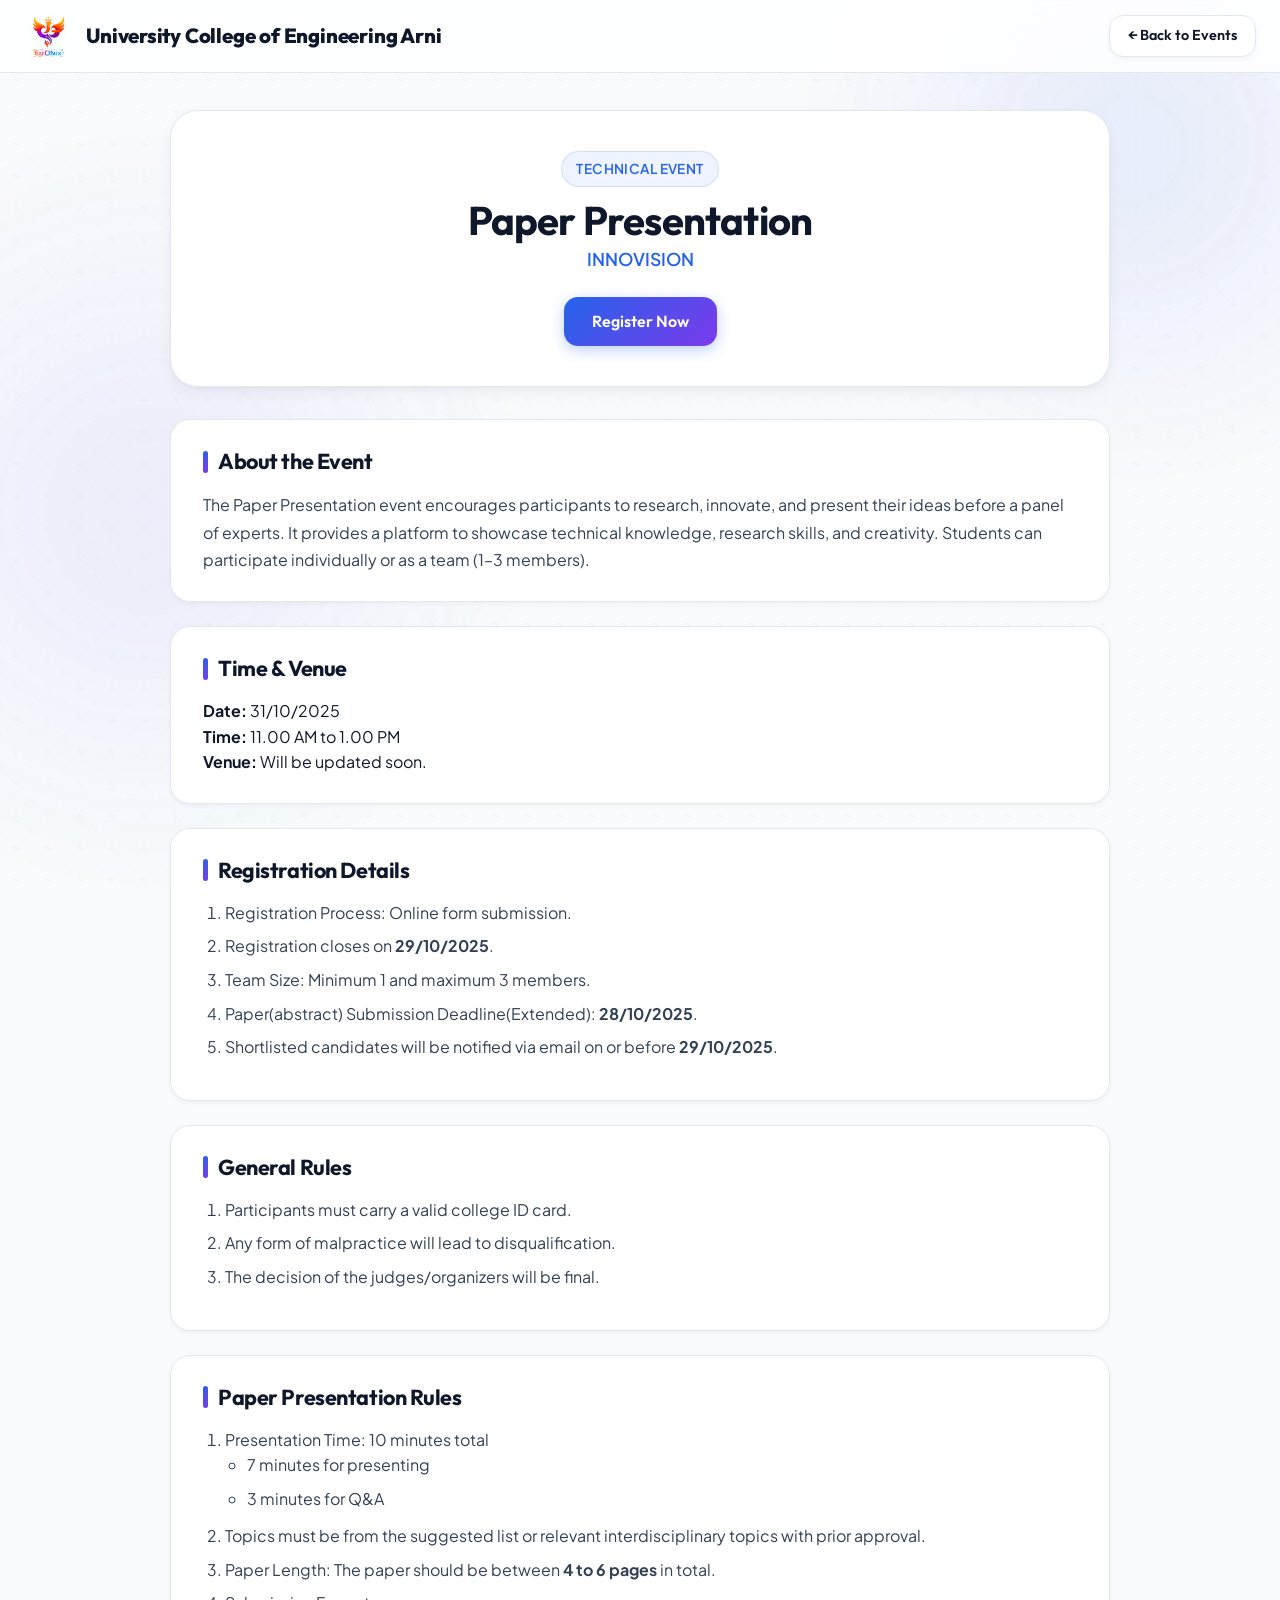
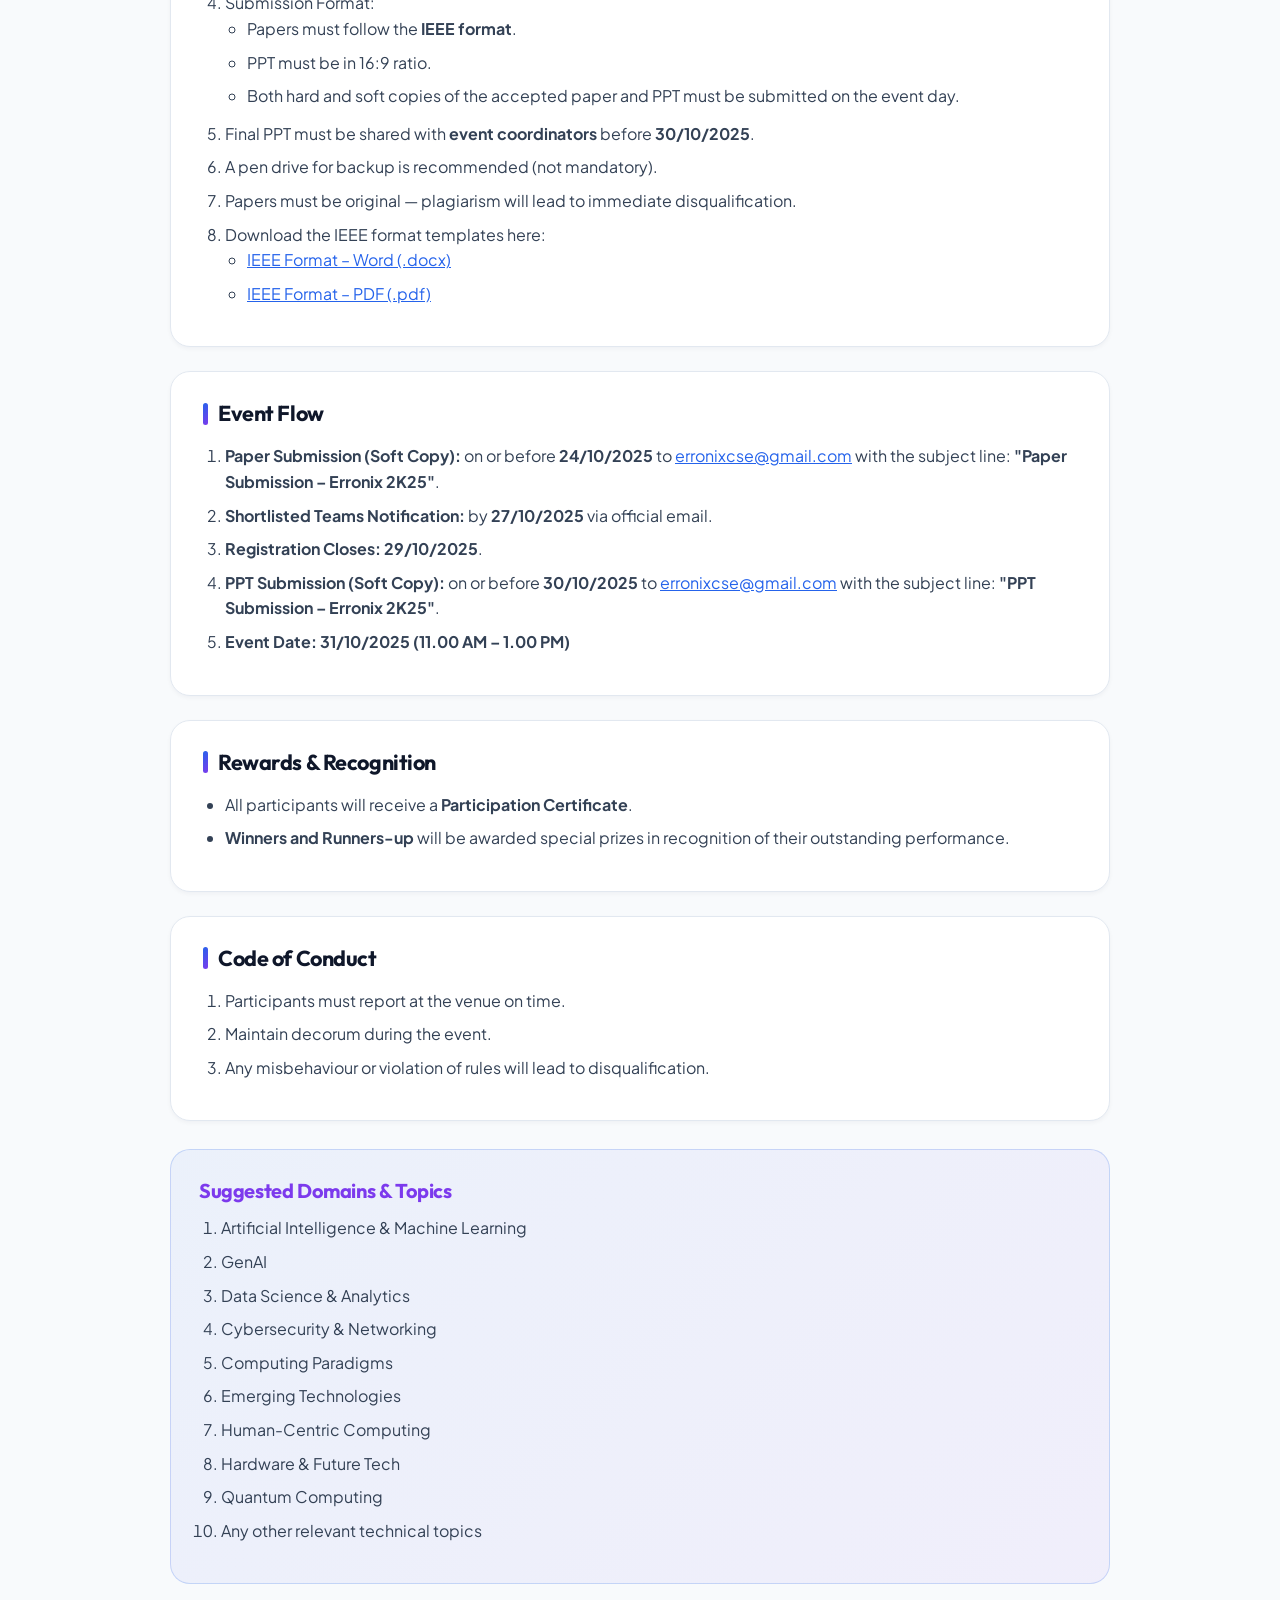
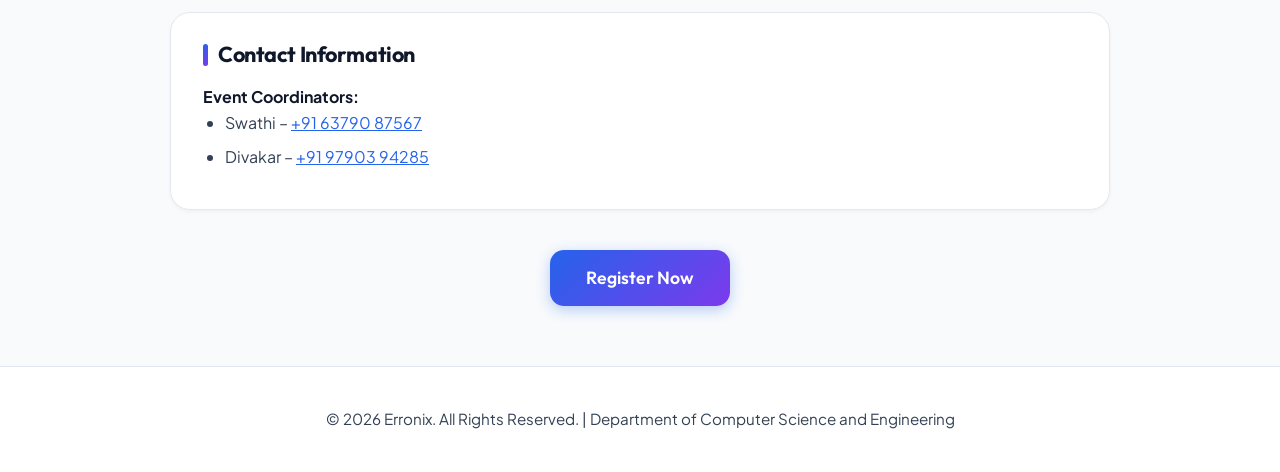
<file: Technical-events/paperpresentation.html>
<!DOCTYPE html>
<html lang="en">
<head>
  <meta charset="UTF-8" />
  <meta name="viewport" content="width=device-width, initial-scale=1.0"/>
  <title>Innovision — Paper Presentation | Erronix 2K26</title>
  <link rel="icon" type="image/x-icon" href="../assets/weblogofinal.png">
  <link rel="stylesheet" href="../assets/css/design-system.css">
  
  <style>
    .event-page-container {
      max-width: 980px;
      margin: 110px auto 60px auto;
      padding: 0 20px;
    }

    .event-hero-card {
      background: var(--bg-surface);
      border: 1px solid var(--border-light);
      border-radius: var(--radius-xl);
      padding: 40px;
      box-shadow: var(--shadow-md);
      margin-bottom: 32px;
      text-align: center;
      position: relative;
    }

    .event-section-card {
      background: var(--bg-surface);
      border: 1px solid var(--border-light);
      border-radius: var(--radius-lg);
      padding: 28px 32px;
      box-shadow: var(--shadow-sm);
      margin-bottom: 24px;
      transition: border-color var(--transition-fast);
    }

    .event-section-card:hover {
      border-color: var(--border-accent);
    }

    .event-section-title {
      font-size: 1.35rem;
      color: var(--primary-navy);
      margin-bottom: 16px;
      display: flex;
      align-items: center;
      gap: 10px;
    }

    .event-section-title::before {
      content: "";
      display: inline-block;
      width: 5px;
      height: 22px;
      background: var(--gradient-primary);
      border-radius: 4px;
    }

    .important-topic-box {
      background: var(--gradient-soft);
      border: 1px solid rgba(37, 99, 235, 0.2);
      border-radius: var(--radius-lg);
      padding: 28px;
      margin: 28px 0;
    }

    ul, ol {
      padding-left: 22px;
      margin-bottom: 12px;
    }

    li {
      margin-bottom: 8px;
      color: var(--text-secondary);
      line-height: 1.6;
    }

    a {
      color: var(--brand-blue);
      text-decoration: underline;
    }

    a:hover {
      color: var(--brand-violet);
    }
  </style>
</head>
<body>

  <!-- Decorative Light Blobs -->
  <div class="bg-blob bg-blob-1"></div>
  <div class="bg-blob bg-blob-2"></div>

  <!-- Navigation Bar -->
  <header class="navbar-custom">
    <div class="nav-container">
      <a href="../index.html" class="nav-brand">
        <img src="../assets/mainlogo1.png" alt="Erronix Logo" class="nav-logo-img">
        <span class="nav-college-title">University College of Engineering Arni</span>
      </a>

      <a href="../index.html#events" class="btn-secondary" style="padding: 8px 18px; font-size: 0.9rem;">
        &larr; Back to Events
      </a>
    </div>
  </header>

  <!-- Main Event Content -->
  <main class="event-page-container">
    
    <!-- Hero Header -->
    <div class="event-hero-card">
      <span class="badge-tag mb-2">Technical Event</span>
      <h1 style="font-size: 2.5rem; color: var(--primary-navy); margin-top: 8px;">Paper Presentation</h1>
      <p style="font-size: 1.1rem; color: var(--brand-blue); font-weight: 600;">INNOVISION</p>
      
      <div style="margin-top: 24px;">
        <a href="https://docs.google.com/forms/d/e/1FAIpQLSeVVcMIacGliQJLwqJHbGX9MfFLpU1Rz8WBMtshO1jCIdKPGQ/viewform" 
           target="_blank" rel="noopener noreferrer" class="btn-primary">
          Register Now
        </a>
      </div>
    </div>

    <!-- About Section -->
    <div class="event-section-card">
      <h2 class="event-section-title">About the Event</h2>
      <p style="color: var(--text-secondary); line-height: 1.7;">
        The Paper Presentation event encourages participants to research, innovate, and present their ideas before a panel of experts. 
        It provides a platform to showcase technical knowledge, research skills, and creativity. Students can participate individually or as a team (1–3 members).
      </p>
    </div>

    <!-- Time & Venue -->
    <div class="event-section-card">
      <h2 class="event-section-title">Time & Venue</h2>
      <p><b>Date:</b> 31/10/2025</p>
      <p><b>Time:</b> 11.00 AM to 1.00 PM</p>
      <p><b>Venue:</b> Will be updated soon.</p>
    </div>

    <!-- Registration Details -->
    <div class="event-section-card">
      <h2 class="event-section-title">Registration Details</h2>
      <ol>
        <li>Registration Process: Online form submission.</li>
        <li>Registration closes on <b>29/10/2025</b>.</li>
        <li>Team Size: Minimum 1 and maximum 3 members.</li>
        <li>Paper(abstract) Submission Deadline(Extended): <b>28/10/2025</b>.</li>
        <li>Shortlisted candidates will be notified via email on or before <b>29/10/2025</b>.</li>
      </ol>
    </div>

    <!-- General Rules -->
    <div class="event-section-card">
      <h2 class="event-section-title">General Rules</h2>
      <ol>
        <li>Participants must carry a valid college ID card.</li>
        <li>Any form of malpractice will lead to disqualification.</li>
        <li>The decision of the judges/organizers will be final.</li>
      </ol>
    </div>

    <!-- Paper Presentation Rules -->
    <div class="event-section-card">
      <h2 class="event-section-title">Paper Presentation Rules</h2>
      <ol>
        <li>Presentation Time: 10 minutes total 
          <ul>
            <li>7 minutes for presenting</li>
            <li>3 minutes for Q&amp;A</li>
          </ul>
        </li>
        <li>Topics must be from the suggested list or relevant interdisciplinary topics with prior approval.</li>
        <li>Paper Length: The paper should be between <b>4 to 6 pages</b> in total.</li>
        <li>Submission Format:
          <ul>
            <li>Papers must follow the <b>IEEE format</b>.</li>
            <li>PPT must be in 16:9 ratio.</li>
            <li>Both hard and soft copies of the accepted paper and PPT must be submitted on the event day.</li>
          </ul>
        </li>
        <li>Final PPT must be shared with <b>event coordinators</b> before <b>30/10/2025</b>.</li>
        <li>A pen drive for backup is recommended (not mandatory).</li>
        <li>Papers must be original — plagiarism will lead to immediate disqualification.</li>
        <li>Download the IEEE format templates here:
          <ul>
            <li><a href="https://docs.google.com/document/d/1M4TR4AK0g_dZC9EH2pS-3FVtuyEoGZsE/edit?usp=drive_link&ouid=106747898224872817221&rtpof=true&sd=true" target="_blank">IEEE Format – Word (.docx)</a></li>
            <li><a href="https://drive.google.com/file/d/1H_vayb3I7CDqOZS4zLP3X8-uicRAnxPa/view?usp=sharing" target="_blank">IEEE Format – PDF (.pdf)</a></li>
          </ul>
        </li>
      </ol>
    </div>

    <!-- Event Flow -->
    <div class="event-section-card">
      <h2 class="event-section-title">Event Flow</h2>
      <ol>
        <li><b>Paper Submission (Soft Copy):</b> on or before <b>24/10/2025</b> to 
          <a href="mailto:erronixcse@gmail.com">erronixcse@gmail.com</a> 
          with the subject line: <b>"Paper Submission – Erronix 2K25"</b>.
        </li>
        <li><b>Shortlisted Teams Notification:</b> by <b>27/10/2025</b> via official email.</li>
        <li><b>Registration Closes:</b> <b>29/10/2025</b>.</li>
        <li><b>PPT Submission (Soft Copy):</b> on or before <b>30/10/2025</b> to 
          <a href="mailto:erronixcse@gmail.com">erronixcse@gmail.com</a> 
          with the subject line: <b>"PPT Submission – Erronix 2K25"</b>.
        </li>
        <li><b>Event Date:</b> <b>31/10/2025 (11.00 AM – 1.00 PM)</b></li>
      </ol>
    </div>

    <!-- Rewards & Recognition -->
    <div class="event-section-card">
      <h2 class="event-section-title">Rewards & Recognition</h2>
      <ul>
        <li>All participants will receive a <b>Participation Certificate</b>.</li>
        <li><b>Winners and Runners-up</b> will be awarded special prizes in recognition of their outstanding performance.</li>
      </ul>
    </div>

    <!-- Code of Conduct -->
    <div class="event-section-card">
      <h2 class="event-section-title">Code of Conduct</h2>
      <ol>
        <li>Participants must report at the venue on time.</li>
        <li>Maintain decorum during the event.</li>
        <li>Any misbehaviour or violation of rules will lead to disqualification.</li>
      </ol>
    </div>

    <!-- Suggested Topics -->
    <div class="important-topic-box">
      <h3 style="font-size: 1.25rem; color: var(--brand-violet); margin-bottom: 12px;">Suggested Domains & Topics</h3>
      <ol>
        <li>Artificial Intelligence & Machine Learning</li>
        <li>GenAI</li>
        <li>Data Science & Analytics</li>
        <li>Cybersecurity & Networking</li>
        <li>Computing Paradigms</li>
        <li>Emerging Technologies</li>
        <li>Human-Centric Computing</li>
        <li>Hardware & Future Tech</li>
        <li>Quantum Computing</li>
        <li>Any other relevant technical topics</li>
      </ol>
    </div>

    <!-- Contact Info -->
    <div class="event-section-card">
      <h2 class="event-section-title">Contact Information</h2>
      <p><b>Event Coordinators:</b></p>
      <ul>
        <li>Swathi – <a href="tel:+916379087567">+91 63790 87567</a></li>
        <li>Divakar – <a href="tel:+919790394285">+91 97903 94285</a></li>
      </ul>
    </div>

    <!-- CTA Register -->
    <div style="text-align: center; margin-top: 40px;">
      <a href="https://docs.google.com/forms/d/e/1FAIpQLSeVVcMIacGliQJLwqJHbGX9MfFLpU1Rz8WBMtshO1jCIdKPGQ/viewform" 
         target="_blank" rel="noopener noreferrer" class="btn-primary" style="padding: 14px 36px; font-size: 1.1rem;">
        Register Now
      </a>
    </div>
  </main>

  <!-- Footer -->
  <footer style="text-align: center; padding: 40px 20px; border-top: 1px solid var(--border-light); background: var(--bg-surface); margin-top: 60px;">
    <p style="color: var(--text-secondary); font-size: 0.95rem;">
      &copy; 2026 Erronix. All Rights Reserved. | Department of Computer Science and Engineering
    </p>
  </footer>
</body>
</html>
</file>
<file: assets/css/design-system.css>
/* ==========================================================================
   ERRONIX 2K26 - MODERN LIGHT THEME DESIGN SYSTEM
   ========================================================================== */

@import url('https://fonts.googleapis.com/css2?family=Inter:wght@300;400;500;600;700&family=Plus+Jakarta+Sans:wght@400;500;600;700;800&family=Outfit:wght@500;600;700;800&display=swap');

:root {
  /* Color Tokens */
  --bg-main: #F8FAFC;
  --bg-surface: #FFFFFF;
  --bg-surface-elevated: #FFFFFF;
  --bg-glass: rgba(255, 255, 255, 0.85);
  --bg-glass-strong: rgba(255, 255, 255, 0.95);
  
  --text-primary: #0F172A;
  --text-secondary: #334155;
  --text-muted: #64748B;
  --text-inverse: #FFFFFF;
  
  --primary-navy: #0F172A;
  --primary-deep: #1E293B;
  --brand-blue: #2563EB;
  --brand-indigo: #4F46E5;
  --brand-violet: #7C3AED;
  --brand-accent: #06B6D4;
  
  --gradient-primary: linear-gradient(135deg, #2563EB 0%, #7C3AED 100%);
  --gradient-hover: linear-gradient(135deg, #1D4ED8 0%, #6D28D9 100%);
  --gradient-text: linear-gradient(135deg, #0F172A 0%, #2563EB 50%, #7C3AED 100%);
  --gradient-soft: linear-gradient(135deg, rgba(37, 99, 235, 0.06) 0%, rgba(124, 58, 237, 0.06) 100%);
  
  --border-light: #E2E8F0;
  --border-subtle: #F1F5F9;
  --border-hover: #CBD5E1;
  --border-accent: rgba(37, 99, 235, 0.3);
  
  --shadow-sm: 0 2px 4px rgba(15, 23, 42, 0.04);
  --shadow-md: 0 6px 16px -2px rgba(15, 23, 42, 0.06), 0 2px 6px -1px rgba(15, 23, 42, 0.04);
  --shadow-lg: 0 16px 32px -4px rgba(15, 23, 42, 0.08), 0 4px 12px -2px rgba(15, 23, 42, 0.04);
  --shadow-xl: 0 24px 48px -8px rgba(15, 23, 42, 0.12);
  --shadow-glow: 0 0 25px rgba(37, 99, 235, 0.2);
  
  --radius-sm: 8px;
  --radius-md: 14px;
  --radius-lg: 20px;
  --radius-xl: 28px;
  --radius-full: 9999px;
  
  --font-heading: 'Outfit', 'Plus Jakarta Sans', sans-serif;
  --font-body: 'Plus Jakarta Sans', 'Inter', sans-serif;
  
  --transition-fast: 0.2s cubic-bezier(0.4, 0, 0.2, 1);
  --transition-normal: 0.3s cubic-bezier(0.4, 0, 0.2, 1);
  --transition-spring: 0.4s cubic-bezier(0.175, 0.885, 0.32, 1.275);
}

/* Base Reset & Global Styles */
* {
  margin: 0;
  padding: 0;
  box-sizing: border-box;
}

html {
  scroll-behavior: smooth;
  font-size: 16px;
}

body {
  font-family: var(--font-body);
  background-color: var(--bg-main);
  color: var(--text-primary);
  line-height: 1.6;
  overflow-x: hidden;
  -webkit-font-smoothing: antialiased;
  position: relative;
}

/* Dynamic Background Grid & Blobs */
body::before {
  content: "";
  position: fixed;
  top: 0;
  left: 0;
  width: 100vw;
  height: 100vh;
  background-image: 
    radial-gradient(rgba(37, 99, 235, 0.07) 1px, transparent 1px),
    radial-gradient(rgba(124, 58, 237, 0.05) 1px, transparent 1px);
  background-size: 32px 32px;
  background-position: 0 0, 16px 16px;
  z-index: -2;
  pointer-events: none;
}

.bg-blob {
  position: fixed;
  border-radius: 50%;
  filter: blur(80px);
  opacity: 0.45;
  z-index: -1;
  pointer-events: none;
  animation: floatBlob 18s ease-in-out infinite alternate;
}

.bg-blob-1 {
  top: -100px;
  right: -100px;
  width: 500px;
  height: 500px;
  background: radial-gradient(circle, rgba(37, 99, 235, 0.25) 0%, rgba(124, 58, 237, 0.05) 70%);
}

.bg-blob-2 {
  bottom: 10%;
  left: -150px;
  width: 600px;
  height: 600px;
  background: radial-gradient(circle, rgba(124, 58, 237, 0.2) 0%, rgba(6, 182, 212, 0.05) 70%);
  animation-delay: -9s;
}

@keyframes floatBlob {
  0% { transform: translate(0, 0) scale(1); }
  50% { transform: translate(40px, 60px) scale(1.08); }
  100% { transform: translate(-30px, 30px) scale(0.95); }
}

/* Typography Utility Classes */
h1, h2, h3, h4, h5, h6 {
  font-family: var(--font-heading);
  color: var(--text-primary);
  font-weight: 700;
  line-height: 1.25;
  letter-spacing: -0.02em;
}

.gradient-text {
  background: var(--gradient-primary);
  -webkit-background-clip: text;
  -webkit-text-fill-color: transparent;
  display: inline-block;
}

.badge-tag {
  display: inline-flex;
  align-items: center;
  gap: 6px;
  padding: 6px 14px;
  border-radius: var(--radius-full);
  font-size: 0.85rem;
  font-weight: 600;
  letter-spacing: 0.03em;
  text-transform: uppercase;
  background: rgba(37, 99, 235, 0.08);
  color: var(--brand-blue);
  border: 1px solid rgba(37, 99, 235, 0.15);
}

.badge-violet {
  background: rgba(124, 58, 237, 0.08);
  color: var(--brand-violet);
  border-color: rgba(124, 58, 237, 0.15);
}

/* Glass & Card Components */
.glass-card {
  background: var(--bg-surface);
  border: 1px solid var(--border-light);
  border-radius: var(--radius-lg);
  box-shadow: var(--shadow-md);
  transition: all var(--transition-normal);
  overflow: hidden;
}

.glass-card:hover {
  transform: translateY(-6px);
  box-shadow: var(--shadow-lg);
  border-color: var(--border-accent);
}

/* Primary Button Design */
.btn-primary {
  display: inline-flex;
  align-items: center;
  justify-content: center;
  gap: 10px;
  background: var(--gradient-primary);
  color: var(--text-inverse);
  font-family: var(--font-heading);
  font-size: 1rem;
  font-weight: 600;
  padding: 12px 28px;
  border-radius: var(--radius-md);
  border: none;
  cursor: pointer;
  text-decoration: none;
  box-shadow: 0 4px 14px rgba(37, 99, 235, 0.3);
  transition: all var(--transition-normal);
}

.btn-primary:hover {
  background: var(--gradient-hover);
  transform: translateY(-2px);
  box-shadow: 0 8px 22px rgba(37, 99, 235, 0.4);
  color: var(--text-inverse);
}

.btn-secondary {
  display: inline-flex;
  align-items: center;
  justify-content: center;
  gap: 10px;
  background: var(--bg-surface);
  color: var(--text-primary);
  font-family: var(--font-heading);
  font-size: 1rem;
  font-weight: 600;
  padding: 12px 28px;
  border-radius: var(--radius-md);
  border: 1px solid var(--border-light);
  cursor: pointer;
  text-decoration: none;
  box-shadow: var(--shadow-sm);
  transition: all var(--transition-normal);
}

.btn-secondary:hover {
  background: var(--border-subtle);
  border-color: var(--border-hover);
  color: var(--brand-blue);
  transform: translateY(-2px);
  box-shadow: var(--shadow-md);
}

/* Modern Header / Navigation Bar */
.navbar-custom {
  position: fixed;
  top: 0;
  left: 0;
  width: 100%;
  z-index: 1000;
  background: var(--bg-glass);
  backdrop-filter: blur(16px);
  -webkit-backdrop-filter: blur(16px);
  border-bottom: 1px solid var(--border-light);
  padding: 12px 24px;
  transition: all var(--transition-normal);
}

.navbar-custom.scrolled {
  background: var(--bg-glass-strong);
  box-shadow: var(--shadow-md);
  padding: 10px 24px;
}

.nav-container {
  max-width: 1240px;
  margin: 0 auto;
  display: flex;
  align-items: center;
  justify-content: space-between;
}

.nav-brand {
  display: flex;
  align-items: center;
  gap: 14px;
  text-decoration: none;
  flex-shrink: 0;
}

.nav-logo-img {
  height: 48px;
  width: auto;
  object-fit: contain;
  filter: drop-shadow(0 2px 4px rgba(0,0,0,0.06));
  flex-shrink: 0;
}

.nav-college-title {
  font-family: var(--font-heading);
  font-size: clamp(1.25rem, 1.6vw, 1.5rem);
  font-weight: 800;
  color: var(--primary-navy);
  white-space: nowrap;
  flex-shrink: 0;
  letter-spacing: -0.01em;
  line-height: 1;
}

.nav-menu {
  display: flex;
  align-items: center;
  gap: 24px;
  list-style: none;
}

.nav-link {
  color: var(--text-secondary);
  font-weight: 600;
  font-size: 0.95rem;
  text-decoration: none;
  padding: 6px 4px;
  position: relative;
  transition: color var(--transition-fast);
}

.nav-link::after {
  content: "";
  position: absolute;
  bottom: 0;
  left: 0;
  width: 0%;
  height: 2.5px;
  background: var(--gradient-primary);
  border-radius: 4px;
  transition: width var(--transition-fast);
}

.nav-link:hover {
  color: var(--brand-blue);
}

.nav-link:hover::after,
.nav-link.active::after {
  width: 100%;
}

.mobile-toggle {
  display: none;
  background: none;
  border: none;
  cursor: pointer;
  padding: 6px;
  color: var(--text-primary);
}

.mobile-toggle span {
  display: block;
  width: 24px;
  height: 2.5px;
  background-color: var(--text-primary);
  margin: 5px 0;
  border-radius: 2px;
  transition: all var(--transition-normal);
}

/* Section Common Styling */
.section-padding {
  padding: 90px 20px;
}

.section-header {
  text-align: center;
  max-width: 720px;
  margin: 0 auto 50px auto;
}

.section-header h2 {
  font-size: 2.4rem;
  margin-bottom: 12px;
  color: var(--primary-navy);
}

.section-header p {
  color: var(--text-secondary);
  font-size: 1.1rem;
}

/* Modal Popup */
.modal-overlay {
  display: none;
  position: fixed;
  top: 0;
  left: 0;
  width: 100%;
  height: 100%;
  background: rgba(15, 23, 42, 0.65);
  backdrop-filter: blur(8px);
  z-index: 2000;
  justify-content: center;
  align-items: center;
  padding: 20px;
  opacity: 0;
  transition: opacity var(--transition-normal);
}

.modal-overlay.active {
  display: flex;
  opacity: 1;
}

.modal-card {
  background: var(--bg-surface);
  border-radius: var(--radius-lg);
  max-width: 850px;
  width: 100%;
  max-height: 90vh;
  overflow: auto;
  position: relative;
  box-shadow: var(--shadow-xl);
  border: 1px solid var(--border-light);
  padding: 24px;
  animation: modalPop 0.3s cubic-bezier(0.175, 0.885, 0.32, 1.275);
}

@keyframes modalPop {
  from { transform: scale(0.9); opacity: 0; }
  to { transform: scale(1); opacity: 1; }
}

.modal-close {
  position: absolute;
  top: 16px;
  right: 16px;
  width: 36px;
  height: 36px;
  border-radius: 50%;
  background: var(--border-subtle);
  border: none;
  font-size: 1.2rem;
  color: var(--text-secondary);
  cursor: pointer;
  display: flex;
  align-items: center;
  justify-content: center;
  transition: all var(--transition-fast);
}

.modal-close:hover {
  background: var(--primary-navy);
  color: var(--text-inverse);
}

/* Scroll Reveal Animation Classes */
.reveal-on-scroll {
  opacity: 0;
  transform: translateY(30px);
  transition: opacity 0.7s ease, transform 0.7s ease;
}

.reveal-on-scroll.revealed {
  opacity: 1;
  transform: translateY(0);
}

/* Responsive Media Queries */
@media (max-width: 992px) {
  .nav-menu {
    position: fixed;
    top: 70px;
    left: 0;
    width: 100%;
    background: var(--bg-glass-strong);
    backdrop-filter: blur(20px);
    flex-direction: column;
    padding: 24px;
    gap: 16px;
    border-bottom: 1px solid var(--border-light);
    box-shadow: var(--shadow-lg);
    display: none;
  }

  .nav-menu.show {
    display: flex;
  }

  .mobile-toggle {
    display: block;
  }

  .nav-college-title {
    font-size: 0.95rem;
  }

  .section-padding {
    padding: 60px 16px;
  }

  .section-header h2 {
    font-size: 1.9rem;
  }
}

@media (max-width: 576px) {
  .nav-logo-img {
    height: 40px;
  }
  .nav-college-title {
    font-size: 0.85rem;
  }
  .btn-primary, .btn-secondary {
    padding: 10px 20px;
    font-size: 0.95rem;
    width: 100%;
  }
}
</file>
